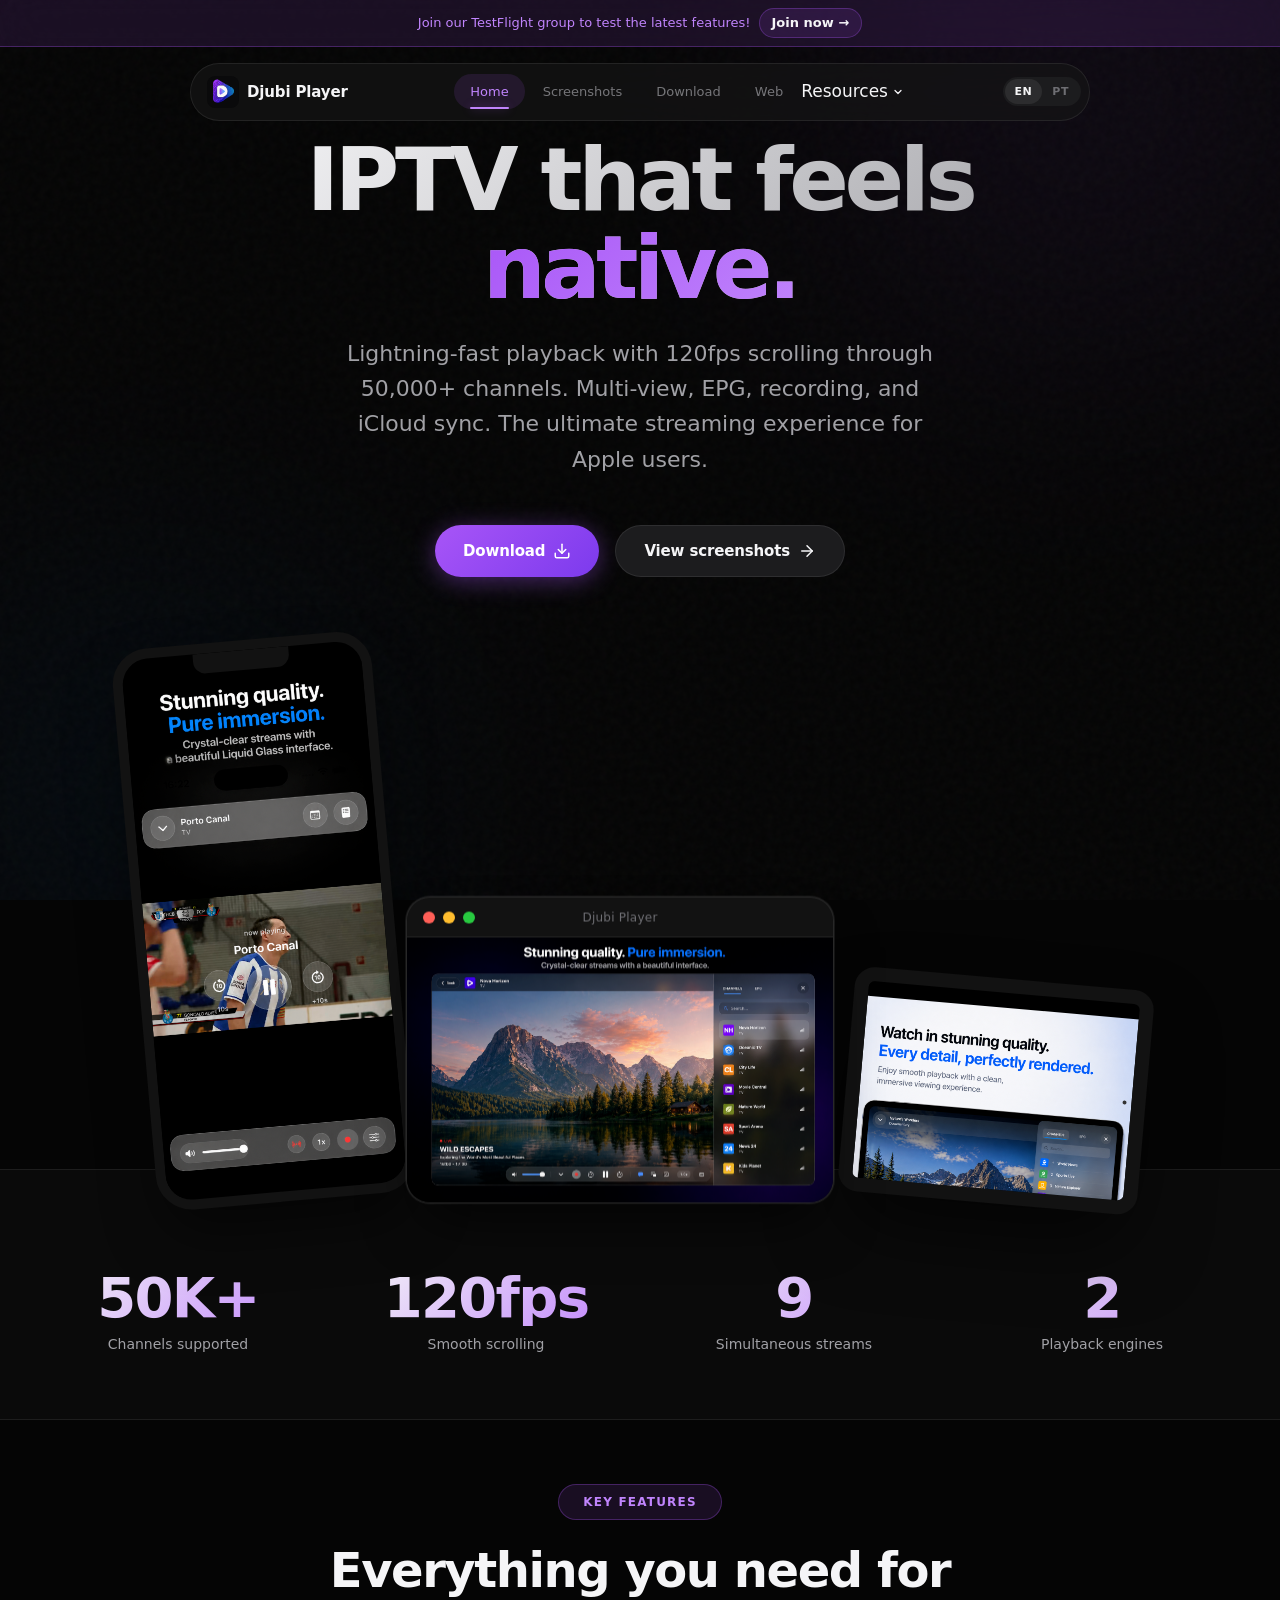
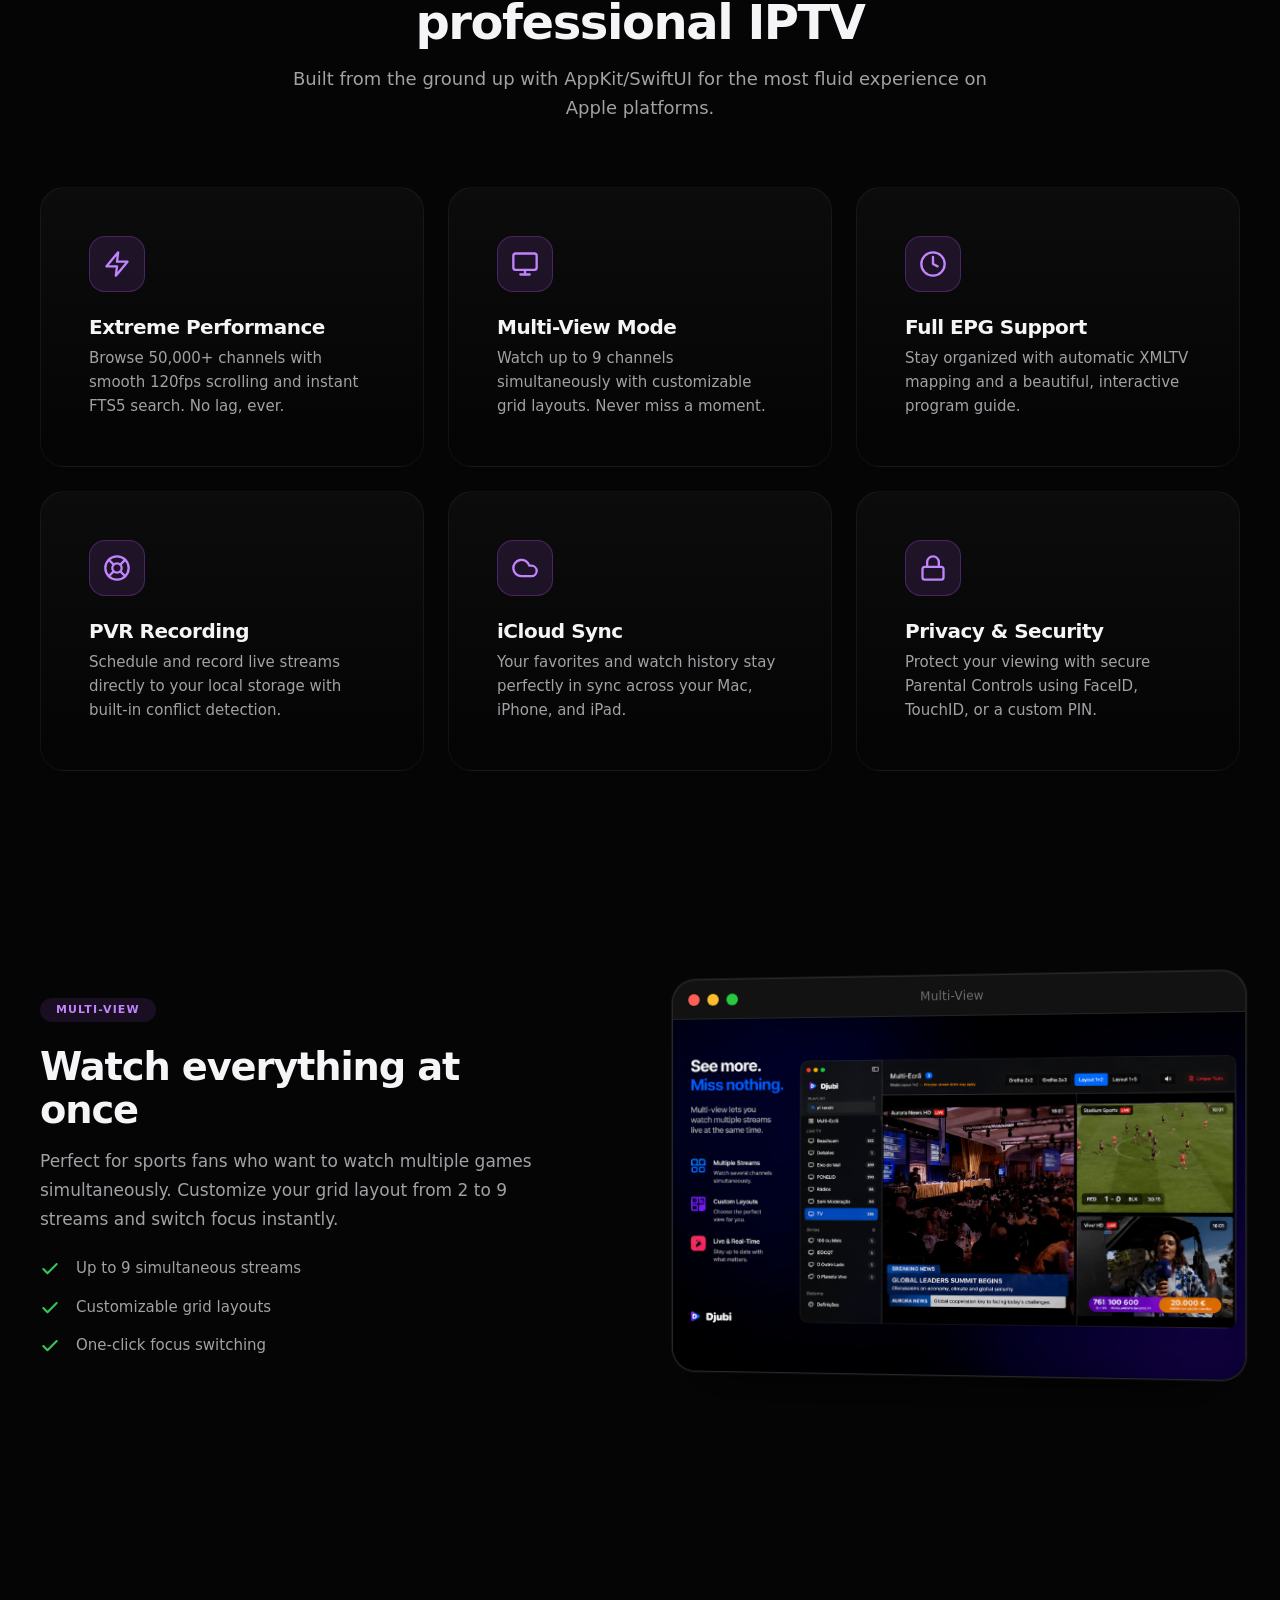
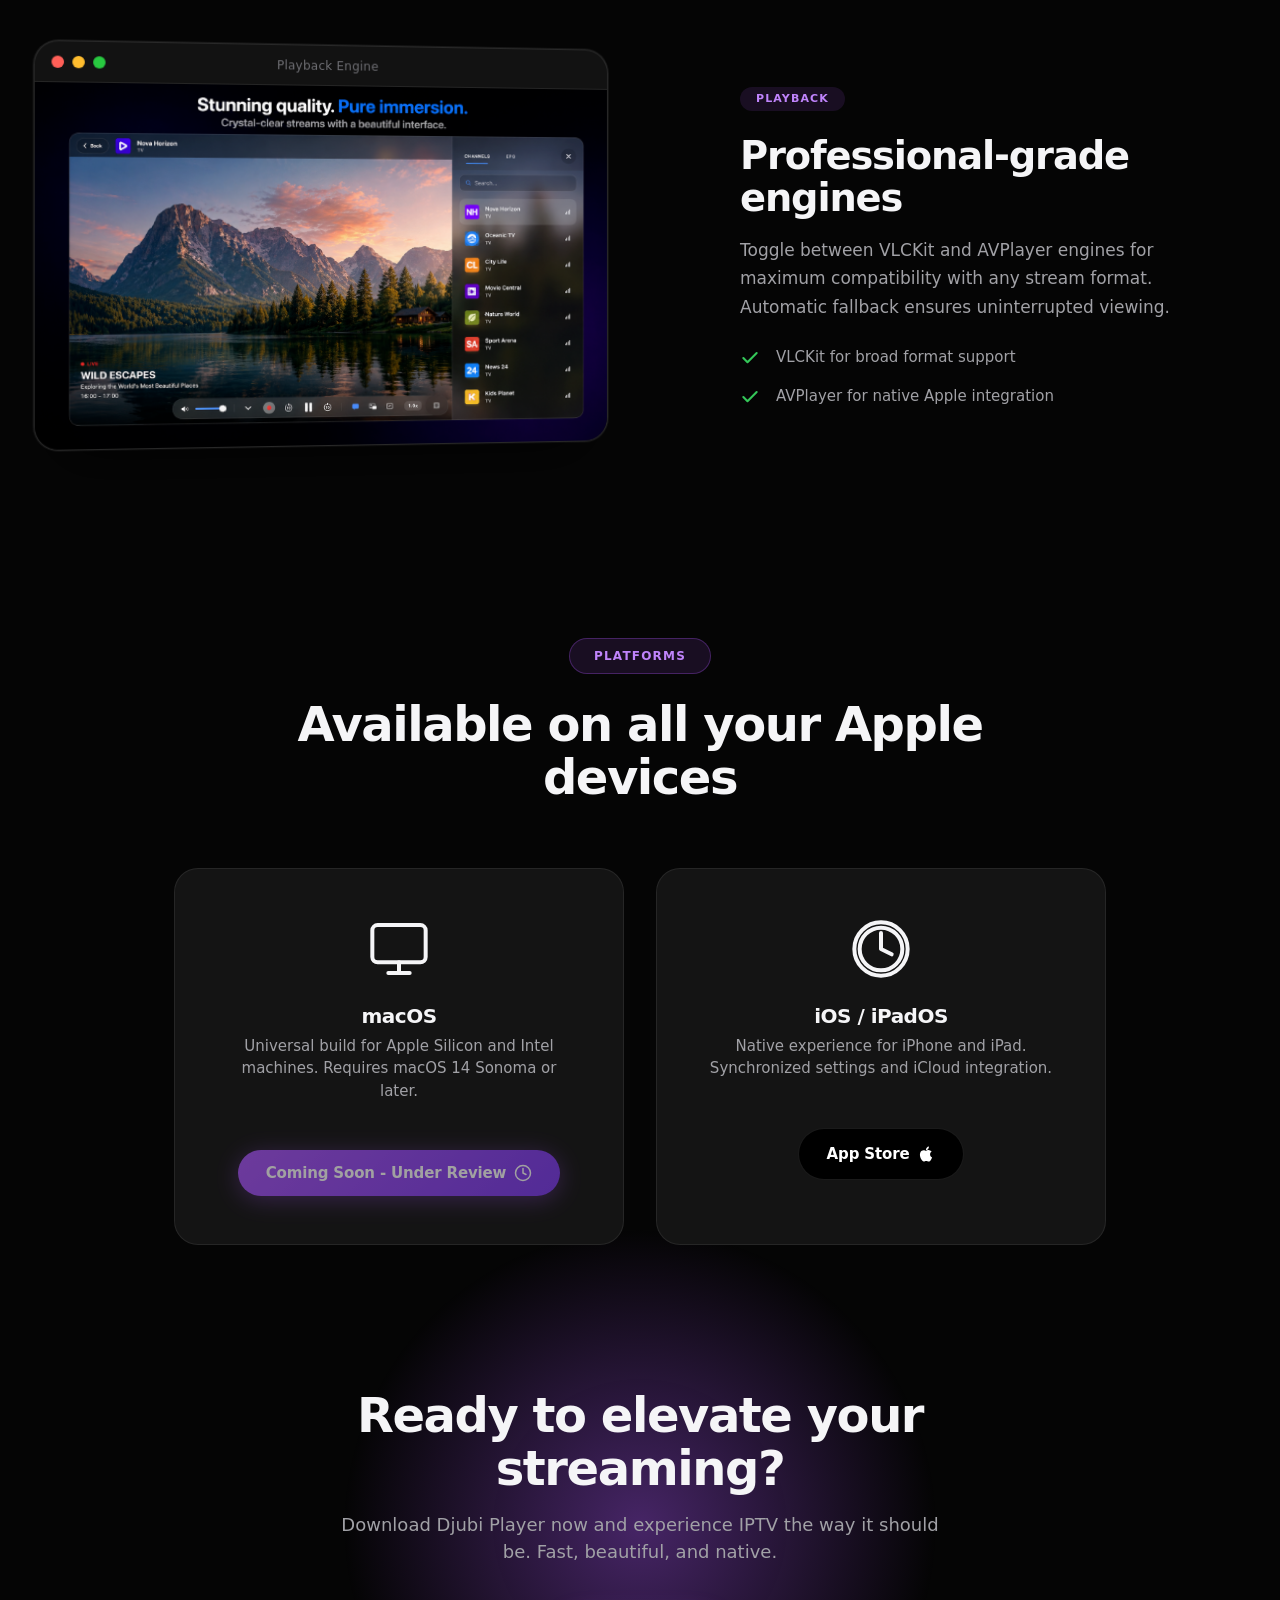
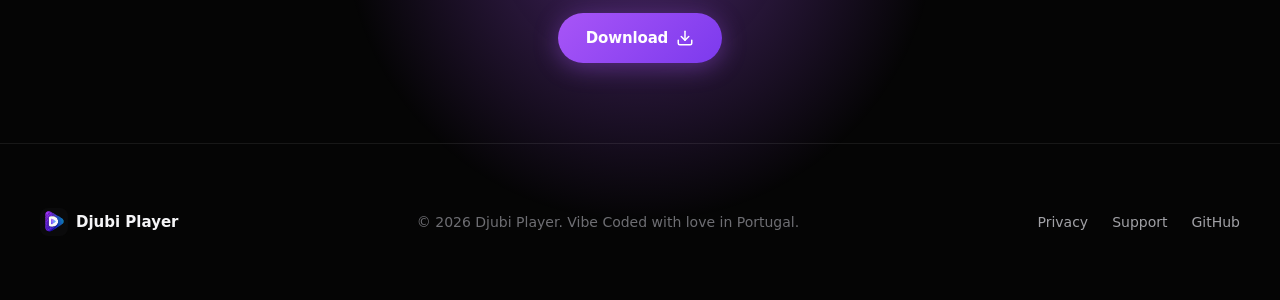
<file: index.html>
<!doctype html>
<html lang="en-US">
  <head>
    <meta charset="UTF-8" />
    <meta name="viewport" content="width=device-width, initial-scale=1.0" />
    <title>Djubi Player - Lightning-Fast IPTV for Apple</title>
    <meta name="description" content="Experience IPTV like never before. Djubi Player is the lightning-fast, native solution for your Mac, iPhone, and iPad. Handle 50,000+ channels with ease." />
    <meta name="theme-color" content="#000000" />
    <meta property="og:title" content="Djubi Player - Native IPTV for Apple" />
    <meta property="og:description" content="Lightning-fast, native IPTV player for macOS, iPhone, and iPad." />
    <meta property="og:type" content="website" />
    <link rel="icon" href="public/logo.svg" type="image/svg+xml" />
    <link rel="stylesheet" href="assets/css/styles.css" />
  </head>
  <body>
    <!-- Gradient Background -->
    <div class="gradient-bg" aria-hidden="true">
      <div class="gradient-orb gradient-orb-1"></div>
      <div class="gradient-orb gradient-orb-2"></div>
    </div>

    <!-- Navigation -->
    <header class="floating-header">
      <div class="top-alert">
        <div class="container">
          <p data-lang="en_US">Join our TestFlight group to test the latest features! <a href="https://testflight.apple.com/join/UTPxwhjm" target="_blank">Join now &rarr;</a></p>
          <p data-lang="pt_PT">Junte-se ao nosso grupo TestFlight para testar as últimas funcionalidades! <a href="https://testflight.apple.com/join/UTPxwhjm" target="_blank">Aderir agora &rarr;</a></p>
        </div>
      </div>
      <div class="nav-island">
        <div class="nav-core">
          <a class="brand" href="index.html">
            <img src="public/logo.svg" alt="Djubi" class="brand-logo" />
            <h1 data-i18n="brandName"></h1>
          </a>

          <nav class="nav-links">
            <a class="active" href="index.html" data-i18n="navHome"></a>
            <a href="screenshots.html" data-i18n="navScreenshots"></a>
            <a href="downloads.html" data-i18n="navDownloads"></a>
            <a href="web.html" data-i18n="navWeb"></a>
            <div class="nav-item-dropdown">
              <div class="dropdown-trigger">
                <span data-i18n="navResources"></span>
                <svg viewBox="0 0 24 24" fill="none" stroke="currentColor" stroke-width="2.5" stroke-linecap="round" stroke-linejoin="round"><polyline points="6 9 12 15 18 9"></polyline></svg>
              </div>
              <div class="dropdown-menu">
                <a href="support.html" data-i18n="navSupport"></a>
                <a href="faq.html" data-i18n="navFaq"></a>
                <a href="privacy.html" data-i18n="navPrivacy"></a>
                <a href="terms.html" data-i18n="navTerms"></a>
                <a href="about.html" data-i18n="navAbout"></a>
              </div>
            </div>
          </nav>

          <div class="header-actions">
            <div class="lang-switch" aria-label="Language selector">
              <button data-locale="en_US">EN</button>
              <button data-locale="pt_PT">PT</button>
            </div>
            <button id="menuToggle" class="menu-toggle" aria-label="Open menu" aria-expanded="false">
              <span></span><span></span>
            </button>
          </div>
        </div>
      </div>
    </header>

    <!-- Mobile Menu -->
    <div id="mobileOverlay" class="mobile-overlay">
      <div class="mobile-menu">
        <nav class="mobile-menu-links">
          <a class="active" href="index.html" data-i18n="navHome"></a>
          <a href="screenshots.html" data-i18n="navScreenshots"></a>
          <a href="downloads.html" data-i18n="navDownloads"></a>
          <a href="web.html" data-i18n="navWeb"></a>
          <a href="faq.html" data-i18n="navFaq"></a>
          <a href="privacy.html" data-i18n="navPrivacy"></a>
          <a href="terms.html" data-i18n="navTerms"></a>
          <a href="about.html" data-i18n="navAbout"></a>
          <a href="support.html" data-i18n="navSupport"></a>
        </nav>
      </div>
    </div>

    <main>
      <!-- Hero Section -->
      <section class="hero">
        <div class="hero-content" data-reveal>
          <h2>
            <span data-lang="en_US">IPTV that feels <span class="hero-highlight">native.</span></span>
            <span data-lang="pt_PT">IPTV com experiência <span class="hero-highlight">nativa.</span></span>
          </h2>
          
          <p data-lang="en_US">
            Lightning-fast playback with 120fps scrolling through 50,000+ channels. Multi-view, EPG, recording, and iCloud sync. The ultimate streaming experience for Apple users.
          </p>
          <p data-lang="pt_PT">
            Reprodução ultra-rápida com scroll a 120fps em 50.000+ canais. Multi-view, EPG, gravação e sincronização iCloud. A experiência de streaming definitiva para utilizadores Apple.
          </p>

          <div class="hero-actions">
            <a class="btn accent" href="downloads.html">
              <span data-i18n="ctaDownload"></span>
              <span class="btn-icon">
                <svg viewBox="0 0 24 24" fill="none" stroke="currentColor" stroke-width="2" stroke-linecap="round" stroke-linejoin="round">
                  <path d="M21 15v4a2 2 0 0 1-2 2H5a2 2 0 0 1-2-2v-4"/>
                  <polyline points="7 10 12 15 17 10"/>
                  <line x1="12" y1="15" x2="12" y2="3"/>
                </svg>
              </span>
            </a>
            <a class="btn secondary" href="screenshots.html">
              <span data-i18n="ctaScreens"></span>
              <span class="btn-icon">
                <svg viewBox="0 0 24 24" fill="none" stroke="currentColor" stroke-width="2" stroke-linecap="round" stroke-linejoin="round">
                  <line x1="5" y1="12" x2="19" y2="12"/>
                  <polyline points="12 5 19 12 12 19"/>
                </svg>
              </span>
            </a>
          </div>
        </div>

        <!-- Integrated App Showcase -->
        <div class="hero-showcase" data-reveal data-reveal-delay="200">
          <div style="display: flex; align-items: flex-end; gap: var(--space-xl); justify-content: center;">
            <!-- Phone -->
            <div class="integrated-window-phone" style="transform: rotate(-5deg) translateX(20px); z-index: 5;">
              <div class="window-content">
                <img src="assets/screenshots/iphone/player-en.png" data-src-en="assets/screenshots/iphone/player-en.png" data-src-pt="assets/screenshots/iphone/player-pt.png" alt="Djubi Player iPhone" />
              </div>
            </div>
            
            <!-- Mac -->
            <div class="integrated-app-window" style="flex: 1; max-width: 800px; z-index: 10;">
              <div class="window-chrome">
                <div class="window-dots">
                  <span class="dot red"></span>
                  <span class="dot yellow"></span>
                  <span class="dot green"></span>
                </div>
                <div class="window-title">Djubi Player</div>
              </div>
              <div class="window-content">
                <img src="assets/screenshots/mac/player-en.png" data-src-en="assets/screenshots/mac/player-en.png" data-src-pt="assets/screenshots/mac/player-pt.png" alt="Djubi Player Mac" />
              </div>
            </div>

            <!-- Tablet/iPad -->
            <div class="integrated-window-tablet" style="width: 300px; transform: rotate(5deg) translateX(-20px); z-index: 5;">
              <div class="window-content">
                <img src="assets/screenshots/ipad/player-en.png" data-src-en="assets/screenshots/ipad/player-en.png" data-src-pt="assets/screenshots/ipad/player-pt.png" alt="Djubi Player iPad" />
              </div>
            </div>
          </div>
        </div>
      </section>

      <!-- Stats Bar -->
      <section class="stats-bar">
        <div class="container">
          <div class="stats-grid" data-reveal>
            <div class="stat-item">
              <div class="stat-value">50K+</div>
              <div class="stat-label" data-lang="en_US">Channels supported</div>
              <div class="stat-label" data-lang="pt_PT">Canais suportados</div>
            </div>
            <div class="stat-item">
              <div class="stat-value">120fps</div>
              <div class="stat-label" data-lang="en_US">Smooth scrolling</div>
              <div class="stat-label" data-lang="pt_PT">Scroll fluído</div>
            </div>
            <div class="stat-item">
              <div class="stat-value">9</div>
              <div class="stat-label" data-lang="en_US">Simultaneous streams</div>
              <div class="stat-label" data-lang="pt_PT">Streams simultâneos</div>
            </div>
            <div class="stat-item">
              <div class="stat-value">2</div>
              <div class="stat-label" data-lang="en_US">Playback engines</div>
              <div class="stat-label" data-lang="pt_PT">Motores de reprodução</div>
            </div>
          </div>
        </div>
      </section>

      <!-- Features Section -->
      <section class="section">
        <div class="container">
          <div class="section-header" data-reveal>
            <span class="eyebrow" data-lang="en_US">Key Features</span>
            <span class="eyebrow" data-lang="pt_PT">Funcionalidades</span>
            <h2 data-lang="en_US">Everything you need for professional IPTV</h2>
            <h2 data-lang="pt_PT">Tudo o que precisa para IPTV profissional</h2>
            <p data-lang="en_US">
              Built from the ground up with AppKit/SwiftUI for the most fluid experience on Apple platforms.
            </p>
            <p data-lang="pt_PT">
              Construído de raiz com AppKit/SwiftUI para a experiência mais fluída em plataformas Apple.
            </p>
          </div>

          <div class="features-grid">
            <!-- Feature 1 -->
            <article class="feature-card" data-reveal>
              <div class="feature-icon">
                <svg viewBox="0 0 24 24" fill="none" stroke="currentColor" stroke-width="2" stroke-linecap="round" stroke-linejoin="round">
                  <polygon points="13 2 3 14 12 14 11 22 21 10 12 10 13 2"/>
                </svg>
              </div>
              <h3 data-lang="en_US">Extreme Performance</h3>
              <h3 data-lang="pt_PT">Performance Extrema</h3>
              <p data-lang="en_US">Browse 50,000+ channels with smooth 120fps scrolling and instant FTS5 search. No lag, ever.</p>
              <p data-lang="pt_PT">Navegue em 50.000+ canais com scroll a 120fps e pesquisa FTS5 instantânea. Sem lag, sempre.</p>
            </article>

            <!-- Feature 2 -->
            <article class="feature-card" data-reveal data-reveal-delay="100">
              <div class="feature-icon">
                <svg viewBox="0 0 24 24" fill="none" stroke="currentColor" stroke-width="2" stroke-linecap="round" stroke-linejoin="round">
                  <rect x="2" y="3" width="20" height="14" rx="2" ry="2"/>
                  <line x1="8" y1="21" x2="16" y2="21"/>
                  <line x1="12" y1="17" x2="12" y2="21"/>
                </svg>
              </div>
              <h3 data-lang="en_US">Multi-View Mode</h3>
              <h3 data-lang="pt_PT">Modo Multi-View</h3>
              <p data-lang="en_US">Watch up to 9 channels simultaneously with customizable grid layouts. Never miss a moment.</p>
              <p data-lang="pt_PT">Assista até 9 canais simultaneamente com layouts personalizáveis. Não perca nenhum momento.</p>
            </article>

            <!-- Feature 3 -->
            <article class="feature-card" data-reveal data-reveal-delay="200">
              <div class="feature-icon">
                <svg viewBox="0 0 24 24" fill="none" stroke="currentColor" stroke-width="2" stroke-linecap="round" stroke-linejoin="round">
                  <circle cx="12" cy="12" r="10"/>
                  <polyline points="12 6 12 12 16 14"/>
                </svg>
              </div>
              <h3 data-lang="en_US">Full EPG Support</h3>
              <h3 data-lang="pt_PT">EPG Completo</h3>
              <p data-lang="en_US">Stay organized with automatic XMLTV mapping and a beautiful, interactive program guide.</p>
              <p data-lang="pt_PT">Mantenha-se organizado com mapeamento XMLTV automático e um guia de programas interativo.</p>
            </article>

            <!-- Feature 4 -->
            <article class="feature-card" data-reveal>
              <div class="feature-icon">
                <svg viewBox="0 0 24 24" fill="none" stroke="currentColor" stroke-width="2" stroke-linecap="round" stroke-linejoin="round">
                  <circle cx="12" cy="12" r="10"/>
                  <circle cx="12" cy="12" r="4"/>
                  <line x1="4.93" y1="4.93" x2="9.17" y2="9.17"/>
                  <line x1="14.83" y1="14.83" x2="19.07" y2="19.07"/>
                  <line x1="14.83" y1="9.17" x2="19.07" y2="4.93"/>
                  <line x1="4.93" y1="19.07" x2="9.17" y2="14.83"/>
                </svg>
              </div>
              <h3 data-lang="en_US">PVR Recording</h3>
              <h3 data-lang="pt_PT">Gravação PVR</h3>
              <p data-lang="en_US">Schedule and record live streams directly to your local storage with built-in conflict detection.</p>
              <p data-lang="pt_PT">Agende e grave streams diretamente para armazenamento local com deteção de conflitos.</p>
            </article>

            <!-- Feature 5 -->
            <article class="feature-card" data-reveal data-reveal-delay="100">
              <div class="feature-icon">
                <svg viewBox="0 0 24 24" fill="none" stroke="currentColor" stroke-width="2" stroke-linecap="round" stroke-linejoin="round">
                  <path d="M17.5 19H9a7 7 0 1 1 6.71-9h1.79a4.5 4.5 0 1 1 0 9Z"/>
                </svg>
              </div>
              <h3 data-lang="en_US">iCloud Sync</h3>
              <h3 data-lang="pt_PT">Sincronização iCloud</h3>
              <p data-lang="en_US">Your favorites and watch history stay perfectly in sync across your Mac, iPhone, and iPad.</p>
              <p data-lang="pt_PT">Os seus favoritos e histórico sincronizados perfeitamente entre Mac, iPhone e iPad.</p>
            </article>

            <!-- Feature 6 -->
            <article class="feature-card" data-reveal data-reveal-delay="200">
              <div class="feature-icon">
                <svg viewBox="0 0 24 24" fill="none" stroke="currentColor" stroke-width="2" stroke-linecap="round" stroke-linejoin="round">
                  <rect x="3" y="11" width="18" height="11" rx="2" ry="2"/>
                  <path d="M7 11V7a5 5 0 0 1 10 0v4"/>
                </svg>
              </div>
              <h3 data-lang="en_US">Privacy & Security</h3>
              <h3 data-lang="pt_PT">Privacidade e Segurança</h3>
              <p data-lang="en_US">Protect your viewing with secure Parental Controls using FaceID, TouchID, or a custom PIN.</p>
              <p data-lang="pt_PT">Proteja a sua visualização com Controlos Parentais seguros via FaceID, TouchID ou PIN.</p>
            </article>
          </div>
        </div>
      </section>

      <!-- Multi-View Feature -->
      <section class="section">
        <div class="container">
          <div class="feature-large" data-reveal>
            <div class="feature-large-content">
              <span class="eyebrow" data-lang="en_US">Multi-View</span>
              <span class="eyebrow" data-lang="pt_PT">Multi-View</span>
              <h3 data-lang="en_US">Watch everything at once</h3>
              <h3 data-lang="pt_PT">Assista a tudo de uma vez</h3>
              <p data-lang="en_US">
                Perfect for sports fans who want to watch multiple games simultaneously. Customize your grid layout from 2 to 9 streams and switch focus instantly.
              </p>
              <p data-lang="pt_PT">
                Perfeito para fãs de desporto que querem assistir a múltiplos jogos simultaneamente. Personalize o layout de 2 a 9 streams e mude o foco instantaneamente.
              </p>
              <div class="feature-list">
                <div class="feature-list-item">
                  <svg viewBox="0 0 24 24" fill="none" stroke="currentColor" stroke-width="2.5" stroke-linecap="round" stroke-linejoin="round">
                    <polyline points="20 6 9 17 4 12"/>
                  </svg>
                  <span data-lang="en_US">Up to 9 simultaneous streams</span>
                  <span data-lang="pt_PT">Até 9 streams simultâneos</span>
                </div>
                <div class="feature-list-item">
                  <svg viewBox="0 0 24 24" fill="none" stroke="currentColor" stroke-width="2.5" stroke-linecap="round" stroke-linejoin="round">
                    <polyline points="20 6 9 17 4 12"/>
                  </svg>
                  <span data-lang="en_US">Customizable grid layouts</span>
                  <span data-lang="pt_PT">Layouts de grid personalizáveis</span>
                </div>
                <div class="feature-list-item">
                  <svg viewBox="0 0 24 24" fill="none" stroke="currentColor" stroke-width="2.5" stroke-linecap="round" stroke-linejoin="round">
                    <polyline points="20 6 9 17 4 12"/>
                  </svg>
                  <span data-lang="en_US">One-click focus switching</span>
                  <span data-lang="pt_PT">Troca de foco com um clique</span>
                </div>
              </div>
            </div>
            <div class="feature-large-visual">
              <div class="integrated-app-window" style="transform: perspective(1000px) rotateY(-5deg);">
                <div class="window-chrome">
                  <div class="window-dots">
                    <span class="dot red"></span>
                    <span class="dot yellow"></span>
                    <span class="dot green"></span>
                  </div>
                  <div class="window-title">Multi-View</div>
                </div>
                <div class="window-content">
                  <img src="assets/screenshots/mac/multiview-en.png" data-src-en="assets/screenshots/mac/multiview-en.png" data-src-pt="assets/screenshots/mac/multiview-pt.png" alt="Multi-View in action" />
                </div>
              </div>
            </div>
          </div>
        </div>
      </section>

      <!-- Playback Engines -->
      <section class="section">
        <div class="container">
          <div class="feature-large reverse" data-reveal>
            <div class="feature-large-content">
              <span class="eyebrow" data-lang="en_US">Playback</span>
              <span class="eyebrow" data-lang="pt_PT">Reprodução</span>
              <h3 data-lang="en_US">Professional-grade engines</h3>
              <h3 data-lang="pt_PT">Motores de nível profissional</h3>
              <p data-lang="en_US">
                Toggle between VLCKit and AVPlayer engines for maximum compatibility with any stream format. Automatic fallback ensures uninterrupted viewing.
              </p>
              <p data-lang="pt_PT">
                Alterne entre motores VLCKit e AVPlayer para máxima compatibilidade com qualquer formato de stream. Fallback automático garante visualização ininterrupta.
              </p>
              <div class="feature-list">
                <div class="feature-list-item">
                  <svg viewBox="0 0 24 24" fill="none" stroke="currentColor" stroke-width="2.5" stroke-linecap="round" stroke-linejoin="round">
                    <polyline points="20 6 9 17 4 12"/>
                  </svg>
                  <span data-lang="en_US">VLCKit for broad format support</span>
                  <span data-lang="pt_PT">VLCKit para amplo suporte de formatos</span>
                </div>
                <div class="feature-list-item">
                  <svg viewBox="0 0 24 24" fill="none" stroke="currentColor" stroke-width="2.5" stroke-linecap="round" stroke-linejoin="round">
                    <polyline points="20 6 9 17 4 12"/>
                  </svg>
                  <span data-lang="en_US">AVPlayer for native Apple integration</span>
                  <span data-lang="pt_PT">AVPlayer para integração nativa Apple</span>
                </div>
              </div>
            </div>
            <div class="feature-large-visual">
              <div class="integrated-app-window" style="transform: perspective(1000px) rotateY(5deg);">
                <div class="window-chrome">
                  <div class="window-dots">
                    <span class="dot red"></span>
                    <span class="dot yellow"></span>
                    <span class="dot green"></span>
                  </div>
                  <div class="window-title">Playback Engine</div>
                </div>
                <div class="window-content">
                  <img src="assets/screenshots/mac/player-en.png" data-src-en="assets/screenshots/mac/player-en.png" data-src-pt="assets/screenshots/mac/player-pt.png" alt="Playback interface" />
                </div>
              </div>
            </div>
          </div>
        </div>
      </section>

      <!-- Platforms Section -->
      <section class="section">
        <div class="container">
          <div class="section-header" data-reveal>
            <span class="eyebrow" data-lang="en_US">Platforms</span>
            <span class="eyebrow" data-lang="pt_PT">Plataformas</span>
            <h2 data-lang="en_US">Available on all your Apple devices</h2>
            <h2 data-lang="pt_PT">Disponível em todos os seus dispositivos Apple</h2>
          </div>

          <div class="platform-grid">
            <!-- macOS -->
            <article class="platform-card" data-reveal>
              <div class="platform-icon">
                <svg viewBox="0 0 24 24" fill="none" stroke="currentColor" stroke-width="1.5" stroke-linecap="round" stroke-linejoin="round">
                  <rect x="2" y="3" width="20" height="14" rx="2"/>
                  <path d="M8 21h8"/>
                  <path d="M12 17v4"/>
                </svg>
              </div>
              <h3>macOS</h3>
              <p data-lang="en_US">Universal build for Apple Silicon and Intel machines. Requires macOS 14 Sonoma or later.</p>
              <p data-lang="pt_PT">Build universal para Apple Silicon e Intel. Requer macOS 14 Sonoma ou posterior.</p>
              <button class="btn accent" style="margin-top: var(--space-lg); opacity: 0.6; cursor: not-allowed;" disabled>
                <span data-lang="en_US">Coming Soon - Under Review</span>
                <span data-lang="pt_PT">Em Breve - Sob Revisão</span>
                <span class="btn-icon">
                  <svg viewBox="0 0 24 24" fill="none" stroke="currentColor" stroke-width="2" stroke-linecap="round" stroke-linejoin="round">
                    <circle cx="12" cy="12" r="10"/>
                    <polyline points="12 6 12 12 16 14"/>
                  </svg>
                </span>
              </button>
            </article>

            <!-- iOS / iPadOS -->
            <article class="platform-card" data-reveal data-reveal-delay="100">
              <div class="platform-icon">
                <svg viewBox="0 0 24 24" fill="none" stroke="currentColor" stroke-width="1.5" stroke-linecap="round" stroke-linejoin="round">
                  <path d="M12 2a10 10 0 0 1 10 10c0 5.523-4.477 10-10 10S2 17.523 2 12 6.477 2 12 2zm0 2a8 8 0 1 0 0 16 8 8 0 0 0 0-16z"/>
                  <path d="M12 6v6l4 2"/>
                </svg>
              </div>
              <h3>iOS / iPadOS</h3>
              <p data-lang="en_US">Native experience for iPhone and iPad. Synchronized settings and iCloud integration.</p>
              <p data-lang="pt_PT">Experiência nativa para iPhone e iPad. Definições sincronizadas e integração iCloud.</p>
              <a class="btn" href="https://apps.apple.com/app/djubi-player-iptv-m3u/id6763816344" target="_blank" rel="noopener" style="margin-top: var(--space-lg); background: #000; color: #fff; border: 1px solid rgba(255,255,255,0.1);">
                <span data-lang="en_US">App Store</span>
                <span data-lang="pt_PT">App Store</span>
                <span class="btn-icon">
                  <svg viewBox="0 0 24 24" fill="currentColor">
                    <path d="M18.71 19.5c-.83 1.24-1.71 2.45-3.1 2.48-1.34.03-1.77-.79-3.29-.79-1.53 0-2 .76-3.27.82-1.31.05-2.3-1.32-3.14-2.53C4.25 17 2.94 12.45 4.7 9.39c.87-1.52 2.43-2.48 4.12-2.51 1.28-.02 2.5.87 3.29.87.78 0 2.26-1.07 3.81-.91.65.03 2.47.26 3.64 1.98-.09.06-2.17 1.28-2.15 3.81.03 3.02 2.65 4.03 2.68 4.04-.03.07-.42 1.44-1.38 2.83M13 3.5c.73-.83 1.94-1.46 2.94-1.5.13 1.17-.36 2.35-1.04 3.19-.69.85-1.83 1.51-2.95 1.42-.15-1.15.41-2.35 1.05-3.11z"/>
                  </svg>
                </span>
              </a>
            </article>
          </div>
        </div>
      </section>

      <!-- CTA Section -->
      <section class="cta-section">
        <div class="container">
          <div class="cta-content" data-reveal>
            <h2 data-lang="en_US">Ready to elevate your streaming?</h2>
            <h2 data-lang="pt_PT">Pronto para elevar o seu streaming?</h2>
            <p data-lang="en_US">
              Download Djubi Player now and experience IPTV the way it should be. Fast, beautiful, and native.
            </p>
            <p data-lang="pt_PT">
              Transfira o Djubi Player agora e experimente IPTV como deve ser. Rápido, bonito e nativo.
            </p>
            <div class="hero-actions">
              <a class="btn accent" href="downloads.html">
                <span data-i18n="ctaDownload"></span>
                <span class="btn-icon">
                  <svg viewBox="0 0 24 24" fill="none" stroke="currentColor" stroke-width="2" stroke-linecap="round" stroke-linejoin="round">
                    <path d="M21 15v4a2 2 0 0 1-2 2H5a2 2 0 0 1-2-2v-4"/>
                    <polyline points="7 10 12 15 17 10"/>
                    <line x1="12" y1="15" x2="12" y2="3"/>
                  </svg>
                </span>
              </a>
            </div>
          </div>
        </div>
      </section>
    </main>

    <!-- Footer -->
    <footer class="site-footer">
      <div class="container">
        <div class="footer-content">
          <div class="footer-brand">
            <img src="public/logo.svg" alt="Djubi" />
            <span data-i18n="brandName"></span>
          </div>
          <p class="footer-text" data-i18n="footerText"></p>
          <div class="footer-links">
            <a href="privacy.html" data-i18n="navPrivacy"></a>
            <a href="support.html" data-i18n="navSupport"></a>
            <a href="https://github.com/costa0910/djubi-player" target="_blank" rel="noopener">GitHub</a>
          </div>
        </div>
      </div>
    </footer>

    <script src="assets/js/main.js"></script>
  </body>
</html>
</file>
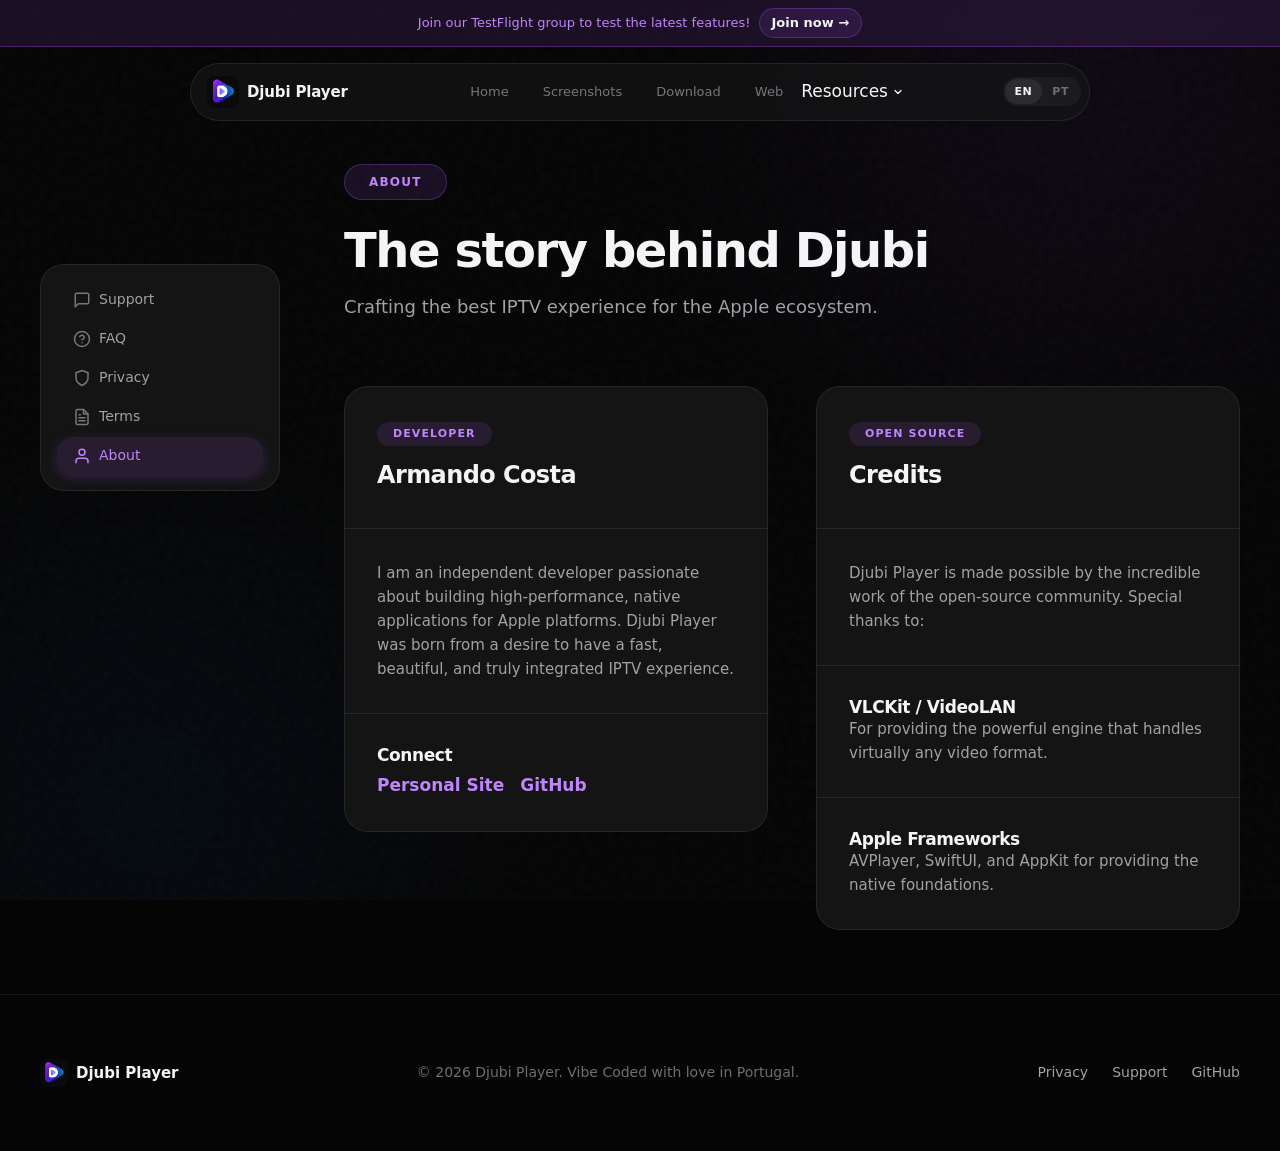
<file: about.html>
<!doctype html>
<html lang="en-US">
  <head>
    <meta charset="UTF-8" />
    <meta name="viewport" content="width=device-width, initial-scale=1.0" />
    <title>About - Djubi Player</title>
    <meta name="description" content="Learn more about the developer behind Djubi Player and the open-source tools that make it possible." />
    <meta name="theme-color" content="#000000" />
    <link rel="icon" href="public/logo.svg" type="image/svg+xml" />
    <link rel="stylesheet" href="assets/css/styles.css" />
  </head>
  <body>
    <!-- Gradient Background -->
    <div class="gradient-bg" aria-hidden="true">
      <div class="gradient-orb gradient-orb-1"></div>
      <div class="gradient-orb gradient-orb-2"></div>
    </div>

    <!-- Navigation -->
    <header class="floating-header">
      <div class="top-alert">
        <div class="container">
          <p data-lang="en_US">Join our TestFlight group to test the latest features! <a href="https://testflight.apple.com/join/UTPxwhjm" target="_blank">Join now &rarr;</a></p>
          <p data-lang="pt_PT">Junte-se ao nosso grupo TestFlight para testar as últimas funcionalidades! <a href="https://testflight.apple.com/join/UTPxwhjm" target="_blank">Aderir agora &rarr;</a></p>
        </div>
      </div>
      <div class="nav-island">
        <div class="nav-core">
          <a class="brand" href="index.html">
            <img src="public/logo.svg" alt="Djubi" class="brand-logo" />
            <h1 data-i18n="brandName"></h1>
          </a>
          <nav class="nav-links">
            <a href="index.html" data-i18n="navHome"></a>
            <a href="screenshots.html" data-i18n="navScreenshots"></a>
            <a href="downloads.html" data-i18n="navDownloads"></a>
            <a href="web.html" data-i18n="navWeb"></a>
            <div class="nav-item-dropdown">
              <div class="dropdown-trigger">
                <span data-i18n="navResources"></span>
                <svg viewBox="0 0 24 24" fill="none" stroke="currentColor" stroke-width="2.5" stroke-linecap="round" stroke-linejoin="round"><polyline points="6 9 12 15 18 9"></polyline></svg>
              </div>
              <div class="dropdown-menu">
                <a href="support.html" data-i18n="navSupport"></a>
                <a href="faq.html" data-i18n="navFaq"></a>
                <a href="privacy.html" data-i18n="navPrivacy"></a>
                <a href="terms.html" data-i18n="navTerms"></a>
                <a class="active" href="about.html" data-i18n="navAbout"></a>
              </div>
            </div>
          </nav>
          <div class="header-actions">
            <div class="lang-switch"><button data-locale="en_US">EN</button><button data-locale="pt_PT">PT</button></div>
            <button id="menuToggle" class="menu-toggle" aria-label="Open menu" aria-expanded="false"><span></span><span></span></button>
          </div>
        </div>
      </div>
    </header>

    <!-- Mobile Menu -->
    <div id="mobileOverlay" class="mobile-overlay">
      <div class="mobile-menu">
        <nav class="mobile-menu-links">
          <a href="index.html" data-i18n="navHome"></a>
          <a href="screenshots.html" data-i18n="navScreenshots"></a>
          <a href="downloads.html" data-i18n="navDownloads"></a>
          <a href="web.html" data-i18n="navWeb"></a>
          <a href="faq.html" data-i18n="navFaq"></a>
          <a href="privacy.html" data-i18n="navPrivacy"></a>
          <a href="terms.html" data-i18n="navTerms"></a>
          <a class="active" href="about.html" data-i18n="navAbout"></a>
          <a href="support.html" data-i18n="navSupport"></a>
        </nav>
      </div>
    </div>

    <div class="top-spacer"></div>

    <main>
      <section class="section">
        <div class="container">
          <div class="support-container">
            <aside class="support-sidebar" data-reveal>
              <a href="support.html" class="sidebar-link">
                <svg viewBox="0 0 24 24" fill="none" stroke="currentColor" stroke-width="2" stroke-linecap="round" stroke-linejoin="round"><path d="M21 15a2 2 0 0 1-2 2H7l-4 4V5a2 2 0 0 1 2-2h14a2 2 0 0 1 2 2z"></path></svg>
                <span data-i18n="navSupport"></span>
              </a>
              <a href="faq.html" class="sidebar-link">
                <svg viewBox="0 0 24 24" fill="none" stroke="currentColor" stroke-width="2" stroke-linecap="round" stroke-linejoin="round"><circle cx="12" cy="12" r="10"></circle><path d="M9.09 9a3 3 0 0 1 5.83 1c0 2-3 3-3 3"></path><line x1="12" y1="17" x2="12.01" y2="17"></line></svg>
                <span data-i18n="navFaq"></span>
              </a>
              <a href="privacy.html" class="sidebar-link">
                <svg viewBox="0 0 24 24" fill="none" stroke="currentColor" stroke-width="2" stroke-linecap="round" stroke-linejoin="round"><path d="M12 22s8-4 8-10V5l-8-3-8 3v7c0 6 8 10 8 10z"></path></svg>
                <span data-i18n="navPrivacy"></span>
              </a>
              <a href="terms.html" class="sidebar-link">
                <svg viewBox="0 0 24 24" fill="none" stroke="currentColor" stroke-width="2" stroke-linecap="round" stroke-linejoin="round"><path d="M14 2H6a2 2 0 0 0-2 2v16a2 2 0 0 0 2 2h12a2 2 0 0 0 2-2V8z"></path><polyline points="14 2 14 8 20 8"></polyline><line x1="16" y1="13" x2="8" y2="13"></line><line x1="16" y1="17" x2="8" y2="17"></line><polyline points="10 9 9 9 8 9"></polyline></svg>
                <span data-i18n="navTerms"></span>
              </a>
              <a href="about.html" class="sidebar-link active">
                <svg viewBox="0 0 24 24" fill="none" stroke="currentColor" stroke-width="2" stroke-linecap="round" stroke-linejoin="round"><path d="M20 21v-2a4 4 0 0 0-4-4H8a4 4 0 0 0-4 4v2"></path><circle cx="12" cy="7" r="4"></circle></svg>
                <span data-i18n="navAbout"></span>
              </a>
            </aside>

            <div class="support-content">
              <div class="section-header" data-reveal style="text-align: left; margin-inline: 0;">
                <span class="eyebrow" data-lang="en_US">About</span>
                <span class="eyebrow" data-lang="pt_PT">Sobre</span>
                <h2 data-lang="en_US">The story behind Djubi</h2>
                <h2 data-lang="pt_PT">A história por trás do Djubi</h2>
                <p data-lang="en_US">Crafting the best IPTV experience for the Apple ecosystem.</p>
                <p data-lang="pt_PT">Criando a melhor experiência IPTV para o ecossistema Apple.</p>
              </div>

              <div class="two-col">
                <!-- Developer Profile -->
                <div class="list-card" data-reveal>
                  <div class="list-card-header">
                    <span class="eyebrow" data-lang="en_US">Developer</span>
                    <span class="eyebrow" data-lang="pt_PT">Desenvolvedor</span>
                    <h2 data-lang="en_US">Armando Costa</h2>
                    <h2 data-lang="pt_PT">Armando Costa</h2>
                  </div>
                  <div class="list-card-body">
                    <div class="list-item">
                      <p data-lang="en_US">I am an independent developer passionate about building high-performance, native applications for Apple platforms. Djubi Player was born from a desire to have a fast, beautiful, and truly integrated IPTV experience.</p>
                      <p data-lang="pt_PT">Sou um desenvolvedor independente apaixonado por criar aplicações nativas de alta performance para plataformas Apple. O Djubi Player nasceu do desejo de ter uma experiência IPTV rápida, bonita e verdadeiramente integrada.</p>
                    </div>
                    <div class="list-item">
                      <h3 data-lang="en_US">Connect</h3>
                      <h3 data-lang="pt_PT">Conectar</h3>
                      <div style="display: flex; gap: var(--space-md); margin-top: var(--space-sm);">
                        <a href="https://costa0910.dev" target="_blank" rel="noopener" style="color: var(--accent-bright); font-weight: 600;">Personal Site</a>
                        <a href="https://github.com/costa0910" target="_blank" rel="noopener" style="color: var(--accent-bright); font-weight: 600;">GitHub</a>
                      </div>
                    </div>
                  </div>
                </div>

                <!-- Open Source Credits -->
                <div class="list-card" data-reveal data-reveal-delay="100">
                  <div class="list-card-header">
                    <span class="eyebrow" data-lang="en_US">Open Source</span>
                    <span class="eyebrow" data-lang="pt_PT">Open Source</span>
                    <h2 data-lang="en_US">Credits</h2>
                    <h2 data-lang="pt_PT">Créditos</h2>
                  </div>
                  <div class="list-card-body">
                    <div class="list-item">
                      <p data-lang="en_US">Djubi Player is made possible by the incredible work of the open-source community. Special thanks to:</p>
                      <p data-lang="pt_PT">O Djubi Player é possível graças ao trabalho incrível da comunidade open-source. Agradecimentos especiais a:</p>
                    </div>
                    <div class="list-item">
                      <h3>VLCKit / VideoLAN</h3>
                      <p data-lang="en_US">For providing the powerful engine that handles virtually any video format.</p>
                      <p data-lang="pt_PT">Por fornecer o motor poderoso que processa virtualmente qualquer formato de vídeo.</p>
                    </div>
                    <div class="list-item">
                      <h3>Apple Frameworks</h3>
                      <p data-lang="en_US">AVPlayer, SwiftUI, and AppKit for providing the native foundations.</p>
                      <p data-lang="pt_PT">AVPlayer, SwiftUI e AppKit por fornecerem as bases nativas.</p>
                    </div>
                  </div>
                </div>
              </div>
            </div>
          </div>
        </div>
      </section>
    </main>

    <!-- Footer -->
    <footer class="site-footer">
      <div class="container">
        <div class="footer-content">
          <div class="footer-brand">
            <img src="public/logo.svg" alt="Djubi" />
            <span data-i18n="brandName"></span>
          </div>
          <p class="footer-text" data-i18n="footerText"></p>
          <div class="footer-links">
            <a href="privacy.html" data-i18n="navPrivacy"></a>
            <a href="support.html" data-i18n="navSupport"></a>
            <a href="https://github.com/costa0910/djubi-player" target="_blank" rel="noopener">GitHub</a>
          </div>
        </div>
      </div>
    </footer>

    <script src="assets/js/main.js"></script>
  </body>
</html>
</file>
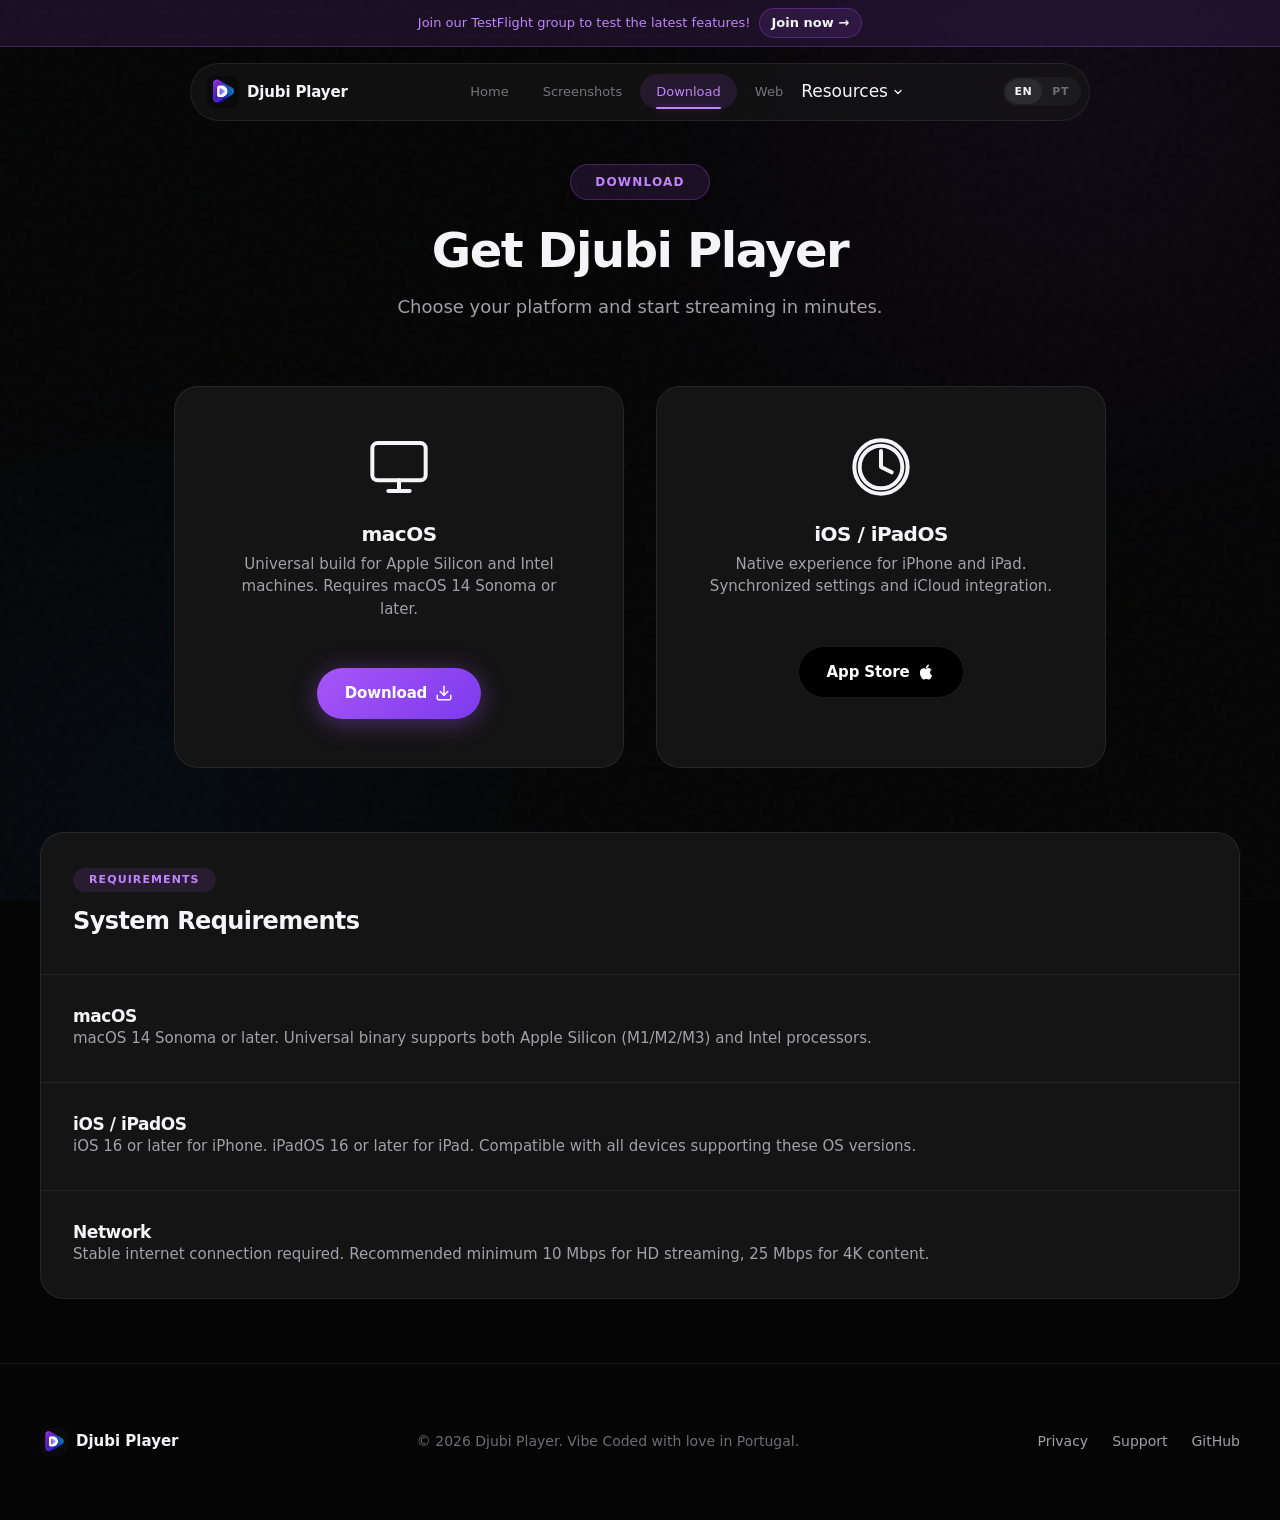
<file: downloads.html>
<!doctype html>
<html lang="en-US">
  <head>
    <meta charset="UTF-8" />
    <meta name="viewport" content="width=device-width, initial-scale=1.0" />
    <title>Download - Djubi Player</title>
    <meta name="description" content="Download Djubi Player for macOS, iPhone, and iPad. Universal build for Apple Silicon and Intel." />
    <meta name="theme-color" content="#000000" />
    <link rel="icon" href="public/logo.svg" type="image/svg+xml" />
    <link rel="stylesheet" href="assets/css/styles.css" />
  </head>
  <body>
    <!-- Gradient Background -->
    <div class="gradient-bg" aria-hidden="true">
      <div class="gradient-orb gradient-orb-1"></div>
      <div class="gradient-orb gradient-orb-2"></div>
    </div>

    <!-- Navigation -->
    <header class="floating-header">
      <div class="top-alert">
        <div class="container">
          <p data-lang="en_US">Join our TestFlight group to test the latest features! <a href="https://testflight.apple.com/join/UTPxwhjm" target="_blank">Join now &rarr;</a></p>
          <p data-lang="pt_PT">Junte-se ao nosso grupo TestFlight para testar as últimas funcionalidades! <a href="https://testflight.apple.com/join/UTPxwhjm" target="_blank">Aderir agora &rarr;</a></p>
        </div>
      </div>
      <div class="nav-island">
        <div class="nav-core">
          <a class="brand" href="index.html">
            <img src="public/logo.svg" alt="Djubi" class="brand-logo" />
            <h1 data-i18n="brandName"></h1>
          </a>
          <nav class="nav-links">
            <a href="index.html" data-i18n="navHome"></a>
            <a href="screenshots.html" data-i18n="navScreenshots"></a>
            <a class="active" href="downloads.html" data-i18n="navDownloads"></a>
            <a href="web.html" data-i18n="navWeb"></a>
            <div class="nav-item-dropdown">
              <div class="dropdown-trigger">
                <span data-i18n="navResources"></span>
                <svg viewBox="0 0 24 24" fill="none" stroke="currentColor" stroke-width="2.5" stroke-linecap="round" stroke-linejoin="round"><polyline points="6 9 12 15 18 9"></polyline></svg>
              </div>
              <div class="dropdown-menu">
                <a href="support.html" data-i18n="navSupport"></a>
                <a href="faq.html" data-i18n="navFaq"></a>
                <a href="privacy.html" data-i18n="navPrivacy"></a>
                <a href="terms.html" data-i18n="navTerms"></a>
                <a href="about.html" data-i18n="navAbout"></a>
              </div>
            </div>
            </nav>
          <div class="header-actions">
            <div class="lang-switch"><button data-locale="en_US">EN</button><button data-locale="pt_PT">PT</button></div>
            <button id="menuToggle" class="menu-toggle" aria-label="Open menu" aria-expanded="false"><span></span><span></span></button>
          </div>
        </div>
      </div>
    </header>

    <!-- Mobile Menu -->
    <div id="mobileOverlay" class="mobile-overlay">
      <div class="mobile-menu">
        <nav class="mobile-menu-links">
          <a href="index.html" data-i18n="navHome"></a>
          <a href="screenshots.html" data-i18n="navScreenshots"></a>
          <a class="active" href="downloads.html" data-i18n="navDownloads"></a>
          <a href="web.html" data-i18n="navWeb"></a>
          <a href="faq.html" data-i18n="navFaq"></a>
          <a href="privacy.html" data-i18n="navPrivacy"></a>
          <a href="terms.html" data-i18n="navTerms"></a>
          <a href="about.html" data-i18n="navAbout"></a>
          <a href="support.html" data-i18n="navSupport"></a>
        </nav>
      </div>
    </div>

    <div class="top-spacer"></div>

    <main>
      <section class="section">
        <div class="container">
          <div class="section-header" data-reveal>
            <span class="eyebrow" data-lang="en_US">Download</span>
            <span class="eyebrow" data-lang="pt_PT">Transferir</span>
            <h2 data-lang="en_US">Get Djubi Player</h2>
            <h2 data-lang="pt_PT">Obter Djubi Player</h2>
            <p data-lang="en_US">Choose your platform and start streaming in minutes.</p>
            <p data-lang="pt_PT">Escolha a sua plataforma e comece a transmitir em minutos.</p>
          </div>

          <div class="platform-grid">
            <!-- macOS -->
            <article class="platform-card" data-reveal>
              <div class="platform-icon">
                <svg viewBox="0 0 24 24" fill="none" stroke="currentColor" stroke-width="1.5" stroke-linecap="round" stroke-linejoin="round">
                  <rect x="2" y="3" width="20" height="14" rx="2"/>
                  <path d="M8 21h8"/>
                  <path d="M12 17v4"/>
                </svg>
              </div>
              <h3>macOS</h3>
              <p data-lang="en_US">Universal build for Apple Silicon and Intel machines. Requires macOS 14 Sonoma or later.</p>
              <p data-lang="pt_PT">Build universal para Apple Silicon e Intel. Requer macOS 14 Sonoma ou posterior.</p>
              <a class="btn accent" href="https://github.com/Costa0910/djubi-player/releases/download/v1.0.0-mac/Djubi-Direct.zip" target="_blank" rel="noopener" style="margin-top: var(--space-lg);">
                <span data-lang="en_US">Download</span>
                <span data-lang="pt_PT">Transferir</span>
                <span class="btn-icon">
                  <svg viewBox="0 0 24 24" fill="none" stroke="currentColor" stroke-width="2" stroke-linecap="round" stroke-linejoin="round">
                    <path d="M21 15v4a2 2 0 0 1-2 2H5a2 2 0 0 1-2-2v-4"/>
                    <polyline points="7 10 12 15 17 10"/>
                    <line x1="12" y1="15" x2="12" y2="3"/>
                  </svg>
                </span>
              </a>
            </article>

            <!-- iOS / iPadOS -->
            <article class="platform-card" data-reveal data-reveal-delay="100">
              <div class="platform-icon">
                <svg viewBox="0 0 24 24" fill="none" stroke="currentColor" stroke-width="1.5" stroke-linecap="round" stroke-linejoin="round">
                  <path d="M12 2a10 10 0 0 1 10 10c0 5.523-4.477 10-10 10S2 17.523 2 12 6.477 2 12 2zm0 2a8 8 0 1 0 0 16 8 8 0 0 0 0-16z"/>
                  <path d="M12 6v6l4 2"/>
                </svg>
              </div>
              <h3>iOS / iPadOS</h3>
              <p data-lang="en_US">Native experience for iPhone and iPad. Synchronized settings and iCloud integration.</p>
              <p data-lang="pt_PT">Experiência nativa para iPhone e iPad. Definições sincronizadas e integração iCloud.</p>
              <a class="btn" href="https://apps.apple.com/app/djubi-player-iptv-m3u/id6763816344" target="_blank" rel="noopener" style="margin-top: var(--space-lg); background: #000; color: #fff; border: 1px solid rgba(255,255,255,0.1);">
                <span data-lang="en_US">App Store</span>
                <span data-lang="pt_PT">App Store</span>
                <span class="btn-icon">
                  <svg viewBox="0 0 24 24" fill="currentColor">
                    <path d="M18.71 19.5c-.83 1.24-1.71 2.45-3.1 2.48-1.34.03-1.77-.79-3.29-.79-1.53 0-2 .76-3.27.82-1.31.05-2.3-1.32-3.14-2.53C4.25 17 2.94 12.45 4.7 9.39c.87-1.52 2.43-2.48 4.12-2.51 1.28-.02 2.5.87 3.29.87.78 0 2.26-1.07 3.81-.91.65.03 2.47.26 3.64 1.98-.09.06-2.17 1.28-2.15 3.81.03 3.02 2.65 4.03 2.68 4.04-.03.07-.42 1.44-1.38 2.83M13 3.5c.73-.83 1.94-1.46 2.94-1.5.13 1.17-.36 2.35-1.04 3.19-.69.85-1.83 1.51-2.95 1.42-.15-1.15.41-2.35 1.05-3.11z"/>
                  </svg>
                </span>
              </a>
            </article>
          </div>

          <!-- Requirements -->
          <div class="list-card" style="margin-top: var(--space-3xl);" data-reveal>
            <div class="list-card-header">
              <span class="eyebrow" data-lang="en_US">Requirements</span>
              <span class="eyebrow" data-lang="pt_PT">Requisitos</span>
              <h2 data-lang="en_US">System Requirements</h2>
              <h2 data-lang="pt_PT">Requisitos de Sistema</h2>
            </div>
            <div class="list-card-body">
              <div class="list-item">
                <h3 data-lang="en_US">macOS</h3>
                <h3 data-lang="pt_PT">macOS</h3>
                <p data-lang="en_US">macOS 14 Sonoma or later. Universal binary supports both Apple Silicon (M1/M2/M3) and Intel processors.</p>
                <p data-lang="pt_PT">macOS 14 Sonoma ou posterior. Binário universal suporta Apple Silicon (M1/M2/M3) e processadores Intel.</p>
              </div>
              <div class="list-item">
                <h3 data-lang="en_US">iOS / iPadOS</h3>
                <h3 data-lang="pt_PT">iOS / iPadOS</h3>
                <p data-lang="en_US">iOS 16 or later for iPhone. iPadOS 16 or later for iPad. Compatible with all devices supporting these OS versions.</p>
                <p data-lang="pt_PT">iOS 16 ou posterior para iPhone. iPadOS 16 ou posterior para iPad. Compatível com todos os dispositivos que suportam estas versões.</p>
              </div>
              <div class="list-item">
                <h3 data-lang="en_US">Network</h3>
                <h3 data-lang="pt_PT">Rede</h3>
                <p data-lang="en_US">Stable internet connection required. Recommended minimum 10 Mbps for HD streaming, 25 Mbps for 4K content.</p>
                <p data-lang="pt_PT">Conexão de internet estável necessária. Mínimo recomendado de 10 Mbps para HD, 25 Mbps para conteúdo 4K.</p>
              </div>
            </div>
          </div>
        </div>
      </section>
    </main>

    <!-- Footer -->
    <footer class="site-footer">
      <div class="container">
        <div class="footer-content">
          <div class="footer-brand">
            <img src="public/logo.svg" alt="Djubi" />
            <span data-i18n="brandName"></span>
          </div>
          <p class="footer-text" data-i18n="footerText"></p>
          <div class="footer-links">
            <a href="privacy.html" data-i18n="navPrivacy"></a>
            <a href="support.html" data-i18n="navSupport"></a>
            <a href="https://github.com/costa0910/djubi-player" target="_blank" rel="noopener">GitHub</a>
          </div>
        </div>
      </div>
    </footer>

    <script src="assets/js/main.js"></script>
  </body>
</html>
</file>
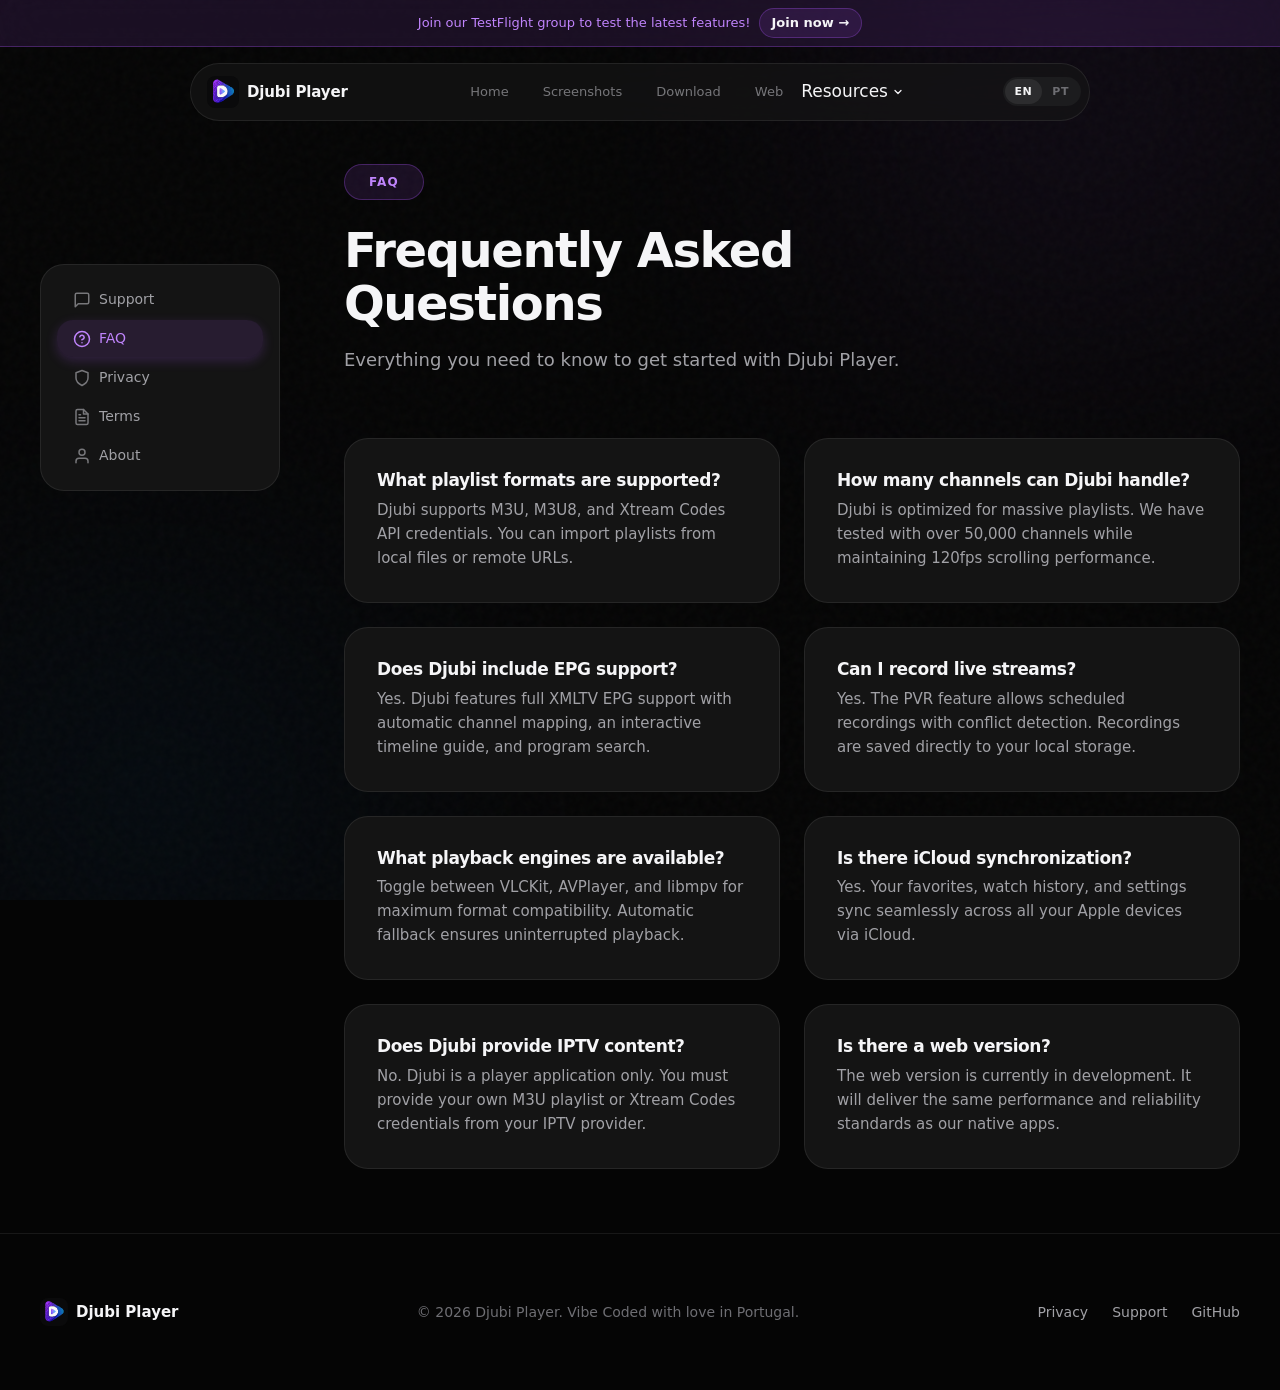
<file: faq.html>
<!doctype html>
<html lang="en-US">
  <head>
    <meta charset="UTF-8" />
    <meta name="viewport" content="width=device-width, initial-scale=1.0" />
    <title>FAQ - Djubi Player</title>
    <meta name="description" content="Frequently asked questions about Djubi Player. Learn about supported formats, features, and capabilities." />
    <meta name="theme-color" content="#000000" />
    <link rel="icon" href="public/logo.svg" type="image/svg+xml" />
    <link rel="stylesheet" href="assets/css/styles.css" />
  </head>
  <body>
    <!-- Gradient Background -->
    <div class="gradient-bg" aria-hidden="true">
      <div class="gradient-orb gradient-orb-1"></div>
      <div class="gradient-orb gradient-orb-2"></div>
    </div>

    <!-- Navigation -->
    <header class="floating-header">
      <div class="top-alert">
        <div class="container">
          <p data-lang="en_US">Join our TestFlight group to test the latest features! <a href="https://testflight.apple.com/join/UTPxwhjm" target="_blank">Join now &rarr;</a></p>
          <p data-lang="pt_PT">Junte-se ao nosso grupo TestFlight para testar as últimas funcionalidades! <a href="https://testflight.apple.com/join/UTPxwhjm" target="_blank">Aderir agora &rarr;</a></p>
        </div>
      </div>
      <div class="nav-island">
        <div class="nav-core">
          <a class="brand" href="index.html">
            <img src="public/logo.svg" alt="Djubi" class="brand-logo" />
            <h1 data-i18n="brandName"></h1>
          </a>
          <nav class="nav-links">
            <a href="index.html" data-i18n="navHome"></a>
            <a href="screenshots.html" data-i18n="navScreenshots"></a>
            <a href="downloads.html" data-i18n="navDownloads"></a>
            <a href="web.html" data-i18n="navWeb"></a>
            <div class="nav-item-dropdown">
              <div class="dropdown-trigger">
                <span data-i18n="navResources"></span>
                <svg viewBox="0 0 24 24" fill="none" stroke="currentColor" stroke-width="2.5" stroke-linecap="round" stroke-linejoin="round"><polyline points="6 9 12 15 18 9"></polyline></svg>
              </div>
              <div class="dropdown-menu">
                <a href="support.html" data-i18n="navSupport"></a>
                <a class="active" href="faq.html" data-i18n="navFaq"></a>
                <a href="privacy.html" data-i18n="navPrivacy"></a>
                <a href="terms.html" data-i18n="navTerms"></a>
                <a href="about.html" data-i18n="navAbout"></a>
              </div>
            </div>
          </nav>
          <div class="header-actions">
            <div class="lang-switch"><button data-locale="en_US">EN</button><button data-locale="pt_PT">PT</button></div>
            <button id="menuToggle" class="menu-toggle" aria-label="Open menu" aria-expanded="false"><span></span><span></span></button>
          </div>
        </div>
      </div>
    </header>

    <!-- Mobile Menu -->
    <div id="mobileOverlay" class="mobile-overlay">
      <div class="mobile-menu">
        <nav class="mobile-menu-links">
          <a href="index.html" data-i18n="navHome"></a>
          <a href="screenshots.html" data-i18n="navScreenshots"></a>
          <a href="downloads.html" data-i18n="navDownloads"></a>
          <a href="web.html" data-i18n="navWeb"></a>
          <a class="active" href="faq.html" data-i18n="navFaq"></a>
          <a href="privacy.html" data-i18n="navPrivacy"></a>
          <a href="terms.html" data-i18n="navTerms"></a>
          <a href="about.html" data-i18n="navAbout"></a>
          <a href="support.html" data-i18n="navSupport"></a>
        </nav>
      </div>
    </div>

    <div class="top-spacer"></div>

    <main>
      <section class="section">
        <div class="container">
          <div class="support-container">
            <aside class="support-sidebar" data-reveal>
              <a href="support.html" class="sidebar-link">
                <svg viewBox="0 0 24 24" fill="none" stroke="currentColor" stroke-width="2" stroke-linecap="round" stroke-linejoin="round"><path d="M21 15a2 2 0 0 1-2 2H7l-4 4V5a2 2 0 0 1 2-2h14a2 2 0 0 1 2 2z"></path></svg>
                <span data-i18n="navSupport"></span>
              </a>
              <a href="faq.html" class="sidebar-link active">
                <svg viewBox="0 0 24 24" fill="none" stroke="currentColor" stroke-width="2" stroke-linecap="round" stroke-linejoin="round"><circle cx="12" cy="12" r="10"></circle><path d="M9.09 9a3 3 0 0 1 5.83 1c0 2-3 3-3 3"></path><line x1="12" y1="17" x2="12.01" y2="17"></line></svg>
                <span data-i18n="navFaq"></span>
              </a>
              <a href="privacy.html" class="sidebar-link">
                <svg viewBox="0 0 24 24" fill="none" stroke="currentColor" stroke-width="2" stroke-linecap="round" stroke-linejoin="round"><path d="M12 22s8-4 8-10V5l-8-3-8 3v7c0 6 8 10 8 10z"></path></svg>
                <span data-i18n="navPrivacy"></span>
              </a>
              <a href="terms.html" class="sidebar-link">
                <svg viewBox="0 0 24 24" fill="none" stroke="currentColor" stroke-width="2" stroke-linecap="round" stroke-linejoin="round"><path d="M14 2H6a2 2 0 0 0-2 2v16a2 2 0 0 0 2 2h12a2 2 0 0 0 2-2V8z"></path><polyline points="14 2 14 8 20 8"></polyline><line x1="16" y1="13" x2="8" y2="13"></line><line x1="16" y1="17" x2="8" y2="17"></line><polyline points="10 9 9 9 8 9"></polyline></svg>
                <span data-i18n="navTerms"></span>
              </a>
              <a href="about.html" class="sidebar-link">
                <svg viewBox="0 0 24 24" fill="none" stroke="currentColor" stroke-width="2" stroke-linecap="round" stroke-linejoin="round"><path d="M20 21v-2a4 4 0 0 0-4-4H8a4 4 0 0 0-4 4v2"></path><circle cx="12" cy="7" r="4"></circle></svg>
                <span data-i18n="navAbout"></span>
              </a>
            </aside>

            <div class="support-content">
              <div class="section-header" data-reveal style="text-align: left; margin-inline: 0;">
                <span class="eyebrow">FAQ</span>
                <h2 data-lang="en_US">Frequently Asked Questions</h2>
                <h2 data-lang="pt_PT">Perguntas Frequentes</h2>
                <p data-lang="en_US">Everything you need to know to get started with Djubi Player.</p>
                <p data-lang="pt_PT">Tudo o que precisa saber para começar com o Djubi Player.</p>
              </div>

              <div class="faq-grid">
            <article class="faq-item" data-reveal>
              <h3 data-lang="en_US">What playlist formats are supported?</h3>
              <h3 data-lang="pt_PT">Que formatos de playlist são suportados?</h3>
              <p data-lang="en_US">Djubi supports M3U, M3U8, and Xtream Codes API credentials. You can import playlists from local files or remote URLs.</p>
              <p data-lang="pt_PT">Djubi suporta M3U, M3U8 e credenciais Xtream Codes API. Pode importar playlists de ficheiros locais ou URLs remotos.</p>
            </article>

            <article class="faq-item" data-reveal data-reveal-delay="100">
              <h3 data-lang="en_US">How many channels can Djubi handle?</h3>
              <h3 data-lang="pt_PT">Quantos canais o Djubi suporta?</h3>
              <p data-lang="en_US">Djubi is optimized for massive playlists. We have tested with over 50,000 channels while maintaining 120fps scrolling performance.</p>
              <p data-lang="pt_PT">Djubi está otimizado para playlists massivas. Testámos com mais de 50.000 canais mantendo performance de scroll a 120fps.</p>
            </article>

            <article class="faq-item" data-reveal>
              <h3 data-lang="en_US">Does Djubi include EPG support?</h3>
              <h3 data-lang="pt_PT">Djubi inclui suporte EPG?</h3>
              <p data-lang="en_US">Yes. Djubi features full XMLTV EPG support with automatic channel mapping, an interactive timeline guide, and program search.</p>
              <p data-lang="pt_PT">Sim. Djubi inclui suporte XMLTV EPG completo com mapeamento automático de canais, guia timeline interativo e pesquisa de programas.</p>
            </article>

            <article class="faq-item" data-reveal data-reveal-delay="100">
              <h3 data-lang="en_US">Can I record live streams?</h3>
              <h3 data-lang="pt_PT">Posso gravar streams em direto?</h3>
              <p data-lang="en_US">Yes. The PVR feature allows scheduled recordings with conflict detection. Recordings are saved directly to your local storage.</p>
              <p data-lang="pt_PT">Sim. A funcionalidade PVR permite gravações agendadas com deteção de conflitos. Gravações são guardadas diretamente no armazenamento local.</p>
            </article>

            <article class="faq-item" data-reveal>
              <h3 data-lang="en_US">What playback engines are available?</h3>
              <h3 data-lang="pt_PT">Que motores de reprodução estão disponíveis?</h3>
              <p data-lang="en_US">Toggle between VLCKit, AVPlayer, and libmpv for maximum format compatibility. Automatic fallback ensures uninterrupted playback.</p>
              <p data-lang="pt_PT">Alterne entre VLCKit, AVPlayer e libmpv para máxima compatibilidade de formatos. Fallback automático garante reprodução ininterrupta.</p>
            </article>

            <article class="faq-item" data-reveal data-reveal-delay="100">
              <h3 data-lang="en_US">Is there iCloud synchronization?</h3>
              <h3 data-lang="pt_PT">Existe sincronização iCloud?</h3>
              <p data-lang="en_US">Yes. Your favorites, watch history, and settings sync seamlessly across all your Apple devices via iCloud.</p>
              <p data-lang="pt_PT">Sim. Os seus favoritos, histórico e definições sincronizam perfeitamente entre todos os seus dispositivos Apple via iCloud.</p>
            </article>

            <article class="faq-item" data-reveal>
              <h3 data-lang="en_US">Does Djubi provide IPTV content?</h3>
              <h3 data-lang="pt_PT">O Djubi fornece conteúdo IPTV?</h3>
              <p data-lang="en_US">No. Djubi is a player application only. You must provide your own M3U playlist or Xtream Codes credentials from your IPTV provider.</p>
              <p data-lang="pt_PT">Não. Djubi é apenas uma aplicação de reprodução. Deve fornecer a sua própria playlist M3U ou credenciais Xtream do seu fornecedor IPTV.</p>
            </article>

            <article class="faq-item" data-reveal data-reveal-delay="100">
              <h3 data-lang="en_US">Is there a web version?</h3>
              <h3 data-lang="pt_PT">Existe versão web?</h3>
              <p data-lang="en_US">The web version is currently in development. It will deliver the same performance and reliability standards as our native apps.</p>
              <p data-lang="pt_PT">A versão web está em desenvolvimento. Irá oferecer os mesmos padrões de performance e fiabilidade das apps nativas.</p>
            </article>
          </div>
            </div>
          </div>
        </div>
      </section>
    </main>

    <!-- Footer -->
    <footer class="site-footer">
      <div class="container">
        <div class="footer-content">
          <div class="footer-brand">
            <img src="public/logo.svg" alt="Djubi" />
            <span data-i18n="brandName"></span>
          </div>
          <p class="footer-text" data-i18n="footerText"></p>
          <div class="footer-links">
            <a href="privacy.html" data-i18n="navPrivacy"></a>
            <a href="support.html" data-i18n="navSupport"></a>
            <a href="https://github.com/costa0910/djubi-player" target="_blank" rel="noopener">GitHub</a>
          </div>
        </div>
      </div>
    </footer>

    <script src="assets/js/main.js"></script>
  </body>
</html>
</file>
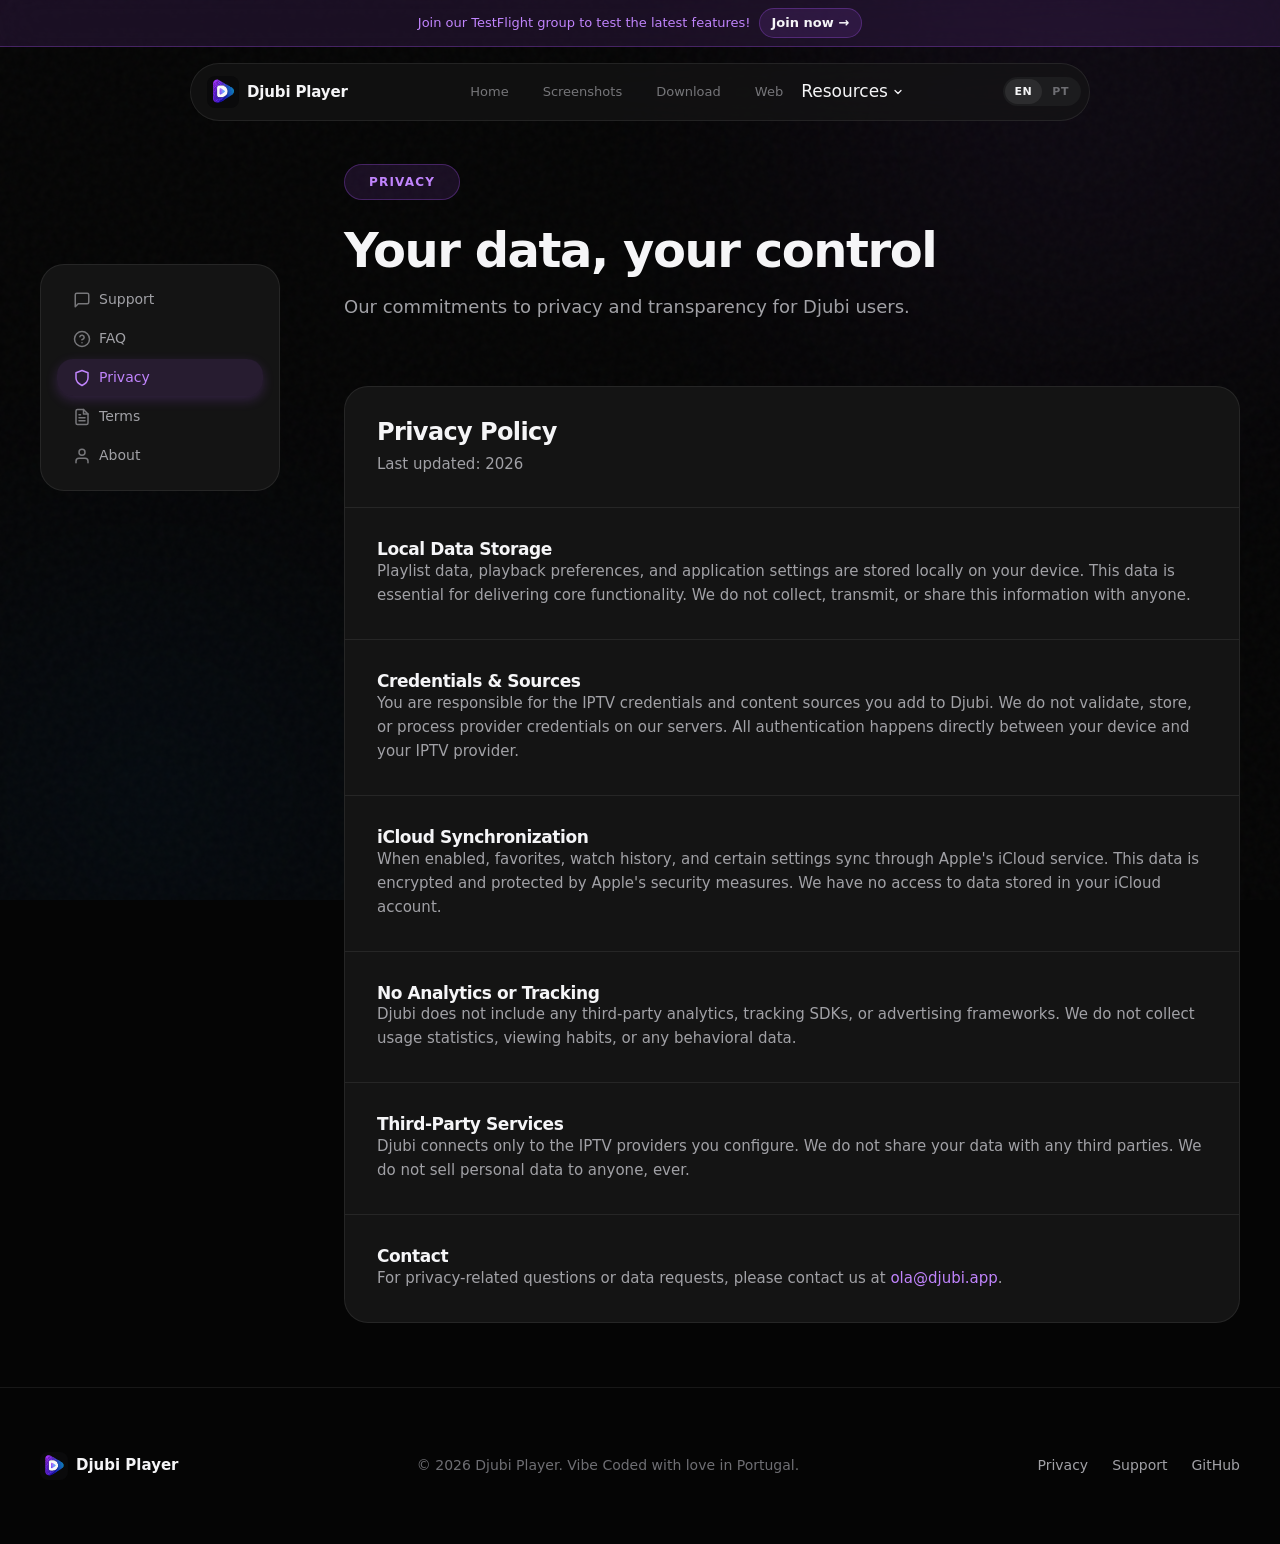
<file: privacy.html>
<!doctype html>
<html lang="en-US">
  <head>
    <meta charset="UTF-8" />
    <meta name="viewport" content="width=device-width, initial-scale=1.0" />
    <title>Privacy - Djubi Player</title>
    <meta name="description" content="Privacy policy and data commitments for Djubi Player users." />
    <meta name="theme-color" content="#000000" />
    <link rel="icon" href="public/logo.svg" type="image/svg+xml" />
    <link rel="stylesheet" href="assets/css/styles.css" />
  </head>
  <body>
    <!-- Gradient Background -->
    <div class="gradient-bg" aria-hidden="true">
      <div class="gradient-orb gradient-orb-1"></div>
      <div class="gradient-orb gradient-orb-2"></div>
    </div>

    <!-- Navigation -->
    <header class="floating-header">
      <div class="top-alert">
        <div class="container">
          <p data-lang="en_US">Join our TestFlight group to test the latest features! <a href="https://testflight.apple.com/join/UTPxwhjm" target="_blank">Join now &rarr;</a></p>
          <p data-lang="pt_PT">Junte-se ao nosso grupo TestFlight para testar as últimas funcionalidades! <a href="https://testflight.apple.com/join/UTPxwhjm" target="_blank">Aderir agora &rarr;</a></p>
        </div>
      </div>
      <div class="nav-island">
        <div class="nav-core">
          <a class="brand" href="index.html">
            <img src="public/logo.svg" alt="Djubi" class="brand-logo" />
            <h1 data-i18n="brandName"></h1>
          </a>
          <nav class="nav-links">
            <a href="index.html" data-i18n="navHome"></a>
            <a href="screenshots.html" data-i18n="navScreenshots"></a>
            <a href="downloads.html" data-i18n="navDownloads"></a>
            <a href="web.html" data-i18n="navWeb"></a>
            <div class="nav-item-dropdown">
              <div class="dropdown-trigger">
                <span data-i18n="navResources"></span>
                <svg viewBox="0 0 24 24" fill="none" stroke="currentColor" stroke-width="2.5" stroke-linecap="round" stroke-linejoin="round"><polyline points="6 9 12 15 18 9"></polyline></svg>
              </div>
              <div class="dropdown-menu">
                <a href="support.html" data-i18n="navSupport"></a>
                <a href="faq.html" data-i18n="navFaq"></a>
                <a href="privacy.html" data-i18n="navPrivacy"></a>
                <a href="terms.html" data-i18n="navTerms"></a>
                <a href="about.html" data-i18n="navAbout"></a>
                </div>
                </div>
                </nav>
          <div class="header-actions">
            <div class="lang-switch"><button data-locale="en_US">EN</button><button data-locale="pt_PT">PT</button></div>
            <button id="menuToggle" class="menu-toggle" aria-label="Open menu" aria-expanded="false"><span></span><span></span></button>
          </div>
        </div>
      </div>
    </header>

    <!-- Mobile Menu -->
    <div id="mobileOverlay" class="mobile-overlay">
      <div class="mobile-menu">
        <nav class="mobile-menu-links">
          <a href="index.html" data-i18n="navHome"></a>
          <a href="screenshots.html" data-i18n="navScreenshots"></a>
          <a href="downloads.html" data-i18n="navDownloads"></a>
          <a href="web.html" data-i18n="navWeb"></a>
          <a href="faq.html" data-i18n="navFaq"></a>
          <a class="active" href="privacy.html" data-i18n="navPrivacy"></a>
          <a href="terms.html" data-i18n="navTerms"></a>
          <a href="about.html" data-i18n="navAbout"></a>
          <a href="support.html" data-i18n="navSupport"></a>
        </nav>
      </div>
    </div>

    <div class="top-spacer"></div>

    <main>
      <section class="section">
        <div class="container">
          <div class="support-container">
            <aside class="support-sidebar" data-reveal>
              <a href="support.html" class="sidebar-link">
                <svg viewBox="0 0 24 24" fill="none" stroke="currentColor" stroke-width="2" stroke-linecap="round" stroke-linejoin="round"><path d="M21 15a2 2 0 0 1-2 2H7l-4 4V5a2 2 0 0 1 2-2h14a2 2 0 0 1 2 2z"></path></svg>
                <span data-i18n="navSupport"></span>
              </a>
              <a href="faq.html" class="sidebar-link">
                <svg viewBox="0 0 24 24" fill="none" stroke="currentColor" stroke-width="2" stroke-linecap="round" stroke-linejoin="round"><circle cx="12" cy="12" r="10"></circle><path d="M9.09 9a3 3 0 0 1 5.83 1c0 2-3 3-3 3"></path><line x1="12" y1="17" x2="12.01" y2="17"></line></svg>
                <span data-i18n="navFaq"></span>
              </a>
              <a href="privacy.html" class="sidebar-link active">
                <svg viewBox="0 0 24 24" fill="none" stroke="currentColor" stroke-width="2" stroke-linecap="round" stroke-linejoin="round"><path d="M12 22s8-4 8-10V5l-8-3-8 3v7c0 6 8 10 8 10z"></path></svg>
                <span data-i18n="navPrivacy"></span>
              </a>
              <a href="terms.html" class="sidebar-link">
                <svg viewBox="0 0 24 24" fill="none" stroke="currentColor" stroke-width="2" stroke-linecap="round" stroke-linejoin="round"><path d="M14 2H6a2 2 0 0 0-2 2v16a2 2 0 0 0 2 2h12a2 2 0 0 0 2-2V8z"></path><polyline points="14 2 14 8 20 8"></polyline><line x1="16" y1="13" x2="8" y2="13"></line><line x1="16" y1="17" x2="8" y2="17"></line><polyline points="10 9 9 9 8 9"></polyline></svg>
                <span data-i18n="navTerms"></span>
              </a>
              <a href="about.html" class="sidebar-link">
                <svg viewBox="0 0 24 24" fill="none" stroke="currentColor" stroke-width="2" stroke-linecap="round" stroke-linejoin="round"><path d="M20 21v-2a4 4 0 0 0-4-4H8a4 4 0 0 0-4 4v2"></path><circle cx="12" cy="7" r="4"></circle></svg>
                <span data-i18n="navAbout"></span>
              </a>
            </aside>

            <div class="support-content">
              <div class="section-header" data-reveal style="text-align: left; margin-inline: 0;">
                <span class="eyebrow" data-lang="en_US">Privacy</span>
                <span class="eyebrow" data-lang="pt_PT">Privacidade</span>
                <h2 data-lang="en_US">Your data, your control</h2>
                <h2 data-lang="pt_PT">Os seus dados, o seu controlo</h2>
                <p data-lang="en_US">Our commitments to privacy and transparency for Djubi users.</p>
                <p data-lang="pt_PT">Os nossos compromissos de privacidade e transparência para utilizadores Djubi.</p>
              </div>

              <div class="list-card" data-reveal>
            <div class="list-card-header">
              <h2 data-lang="en_US">Privacy Policy</h2>
              <h2 data-lang="pt_PT">Política de Privacidade</h2>
              <p data-lang="en_US">Last updated: 2026</p>
              <p data-lang="pt_PT">Última atualização: 2026</p>
            </div>
            <div class="list-card-body">
              <div class="list-item">
                <h3 data-lang="en_US">Local Data Storage</h3>
                <h3 data-lang="pt_PT">Armazenamento Local</h3>
                <p data-lang="en_US">Playlist data, playback preferences, and application settings are stored locally on your device. This data is essential for delivering core functionality. We do not collect, transmit, or share this information with anyone.</p>
                <p data-lang="pt_PT">Dados de playlists, preferências de reprodução e definições da aplicação são guardados localmente no seu dispositivo. Estes dados são essenciais para a funcionalidade principal. Não recolhemos, transmitimos ou partilhamos esta informação.</p>
              </div>

              <div class="list-item">
                <h3 data-lang="en_US">Credentials & Sources</h3>
                <h3 data-lang="pt_PT">Credenciais e Fontes</h3>
                <p data-lang="en_US">You are responsible for the IPTV credentials and content sources you add to Djubi. We do not validate, store, or process provider credentials on our servers. All authentication happens directly between your device and your IPTV provider.</p>
                <p data-lang="pt_PT">É responsável pelas credenciais IPTV e fontes de conteúdo que adiciona ao Djubi. Não validamos, guardamos ou processamos credenciais nos nossos servidores. Toda a autenticação acontece diretamente entre o seu dispositivo e o seu fornecedor IPTV.</p>
              </div>

              <div class="list-item">
                <h3 data-lang="en_US">iCloud Synchronization</h3>
                <h3 data-lang="pt_PT">Sincronização iCloud</h3>
                <p data-lang="en_US">When enabled, favorites, watch history, and certain settings sync through Apple&apos;s iCloud service. This data is encrypted and protected by Apple&apos;s security measures. We have no access to data stored in your iCloud account.</p>
                <p data-lang="pt_PT">Quando ativa, favoritos, histórico e certas definições sincronizam através do iCloud da Apple. Estes dados são encriptados e protegidos pelas medidas de segurança da Apple. Não temos acesso a dados guardados na sua conta iCloud.</p>
              </div>

              <div class="list-item">
                <h3 data-lang="en_US">No Analytics or Tracking</h3>
                <h3 data-lang="pt_PT">Sem Analytics ou Tracking</h3>
                <p data-lang="en_US">Djubi does not include any third-party analytics, tracking SDKs, or advertising frameworks. We do not collect usage statistics, viewing habits, or any behavioral data.</p>
                <p data-lang="pt_PT">Djubi não inclui analytics de terceiros, SDKs de tracking ou frameworks de publicidade. Não recolhemos estatísticas de uso, hábitos de visualização ou dados comportamentais.</p>
              </div>

              <div class="list-item">
                <h3 data-lang="en_US">Third-Party Services</h3>
                <h3 data-lang="pt_PT">Serviços de Terceiros</h3>
                <p data-lang="en_US">Djubi connects only to the IPTV providers you configure. We do not share your data with any third parties. We do not sell personal data to anyone, ever.</p>
                <p data-lang="pt_PT">Djubi conecta-se apenas aos fornecedores IPTV que configura. Não partilhamos os seus dados com terceiros. Não vendemos dados pessoais a ninguém, nunca.</p>
              </div>

              <div class="list-item">
                <h3 data-lang="en_US">Contact</h3>
                <h3 data-lang="pt_PT">Contacto</h3>
                <p data-lang="en_US">For privacy-related questions or data requests, please contact us at <a href="mailto:ola@djubi.app">ola@djubi.app</a>.</p>
                <p data-lang="pt_PT">Para questões relacionadas com privacidade ou pedidos de dados, contacte-nos em <a href="mailto:ola@djubi.app">ola@djubi.app</a>.</p>
              </div>
            </div>
          </div>
            </div>
          </div>
        </div>
      </section>
    </main>

    <!-- Footer -->
    <footer class="site-footer">
      <div class="container">
        <div class="footer-content">
          <div class="footer-brand">
            <img src="public/logo.svg" alt="Djubi" />
            <span data-i18n="brandName"></span>
          </div>
          <p class="footer-text" data-i18n="footerText"></p>
          <div class="footer-links">
            <a href="privacy.html" data-i18n="navPrivacy"></a>
            <a href="support.html" data-i18n="navSupport"></a>
            <a href="https://github.com/costa0910/djubi-player" target="_blank" rel="noopener">GitHub</a>
          </div>
        </div>
      </div>
    </footer>

    <script src="assets/js/main.js"></script>
  </body>
</html>
</file>
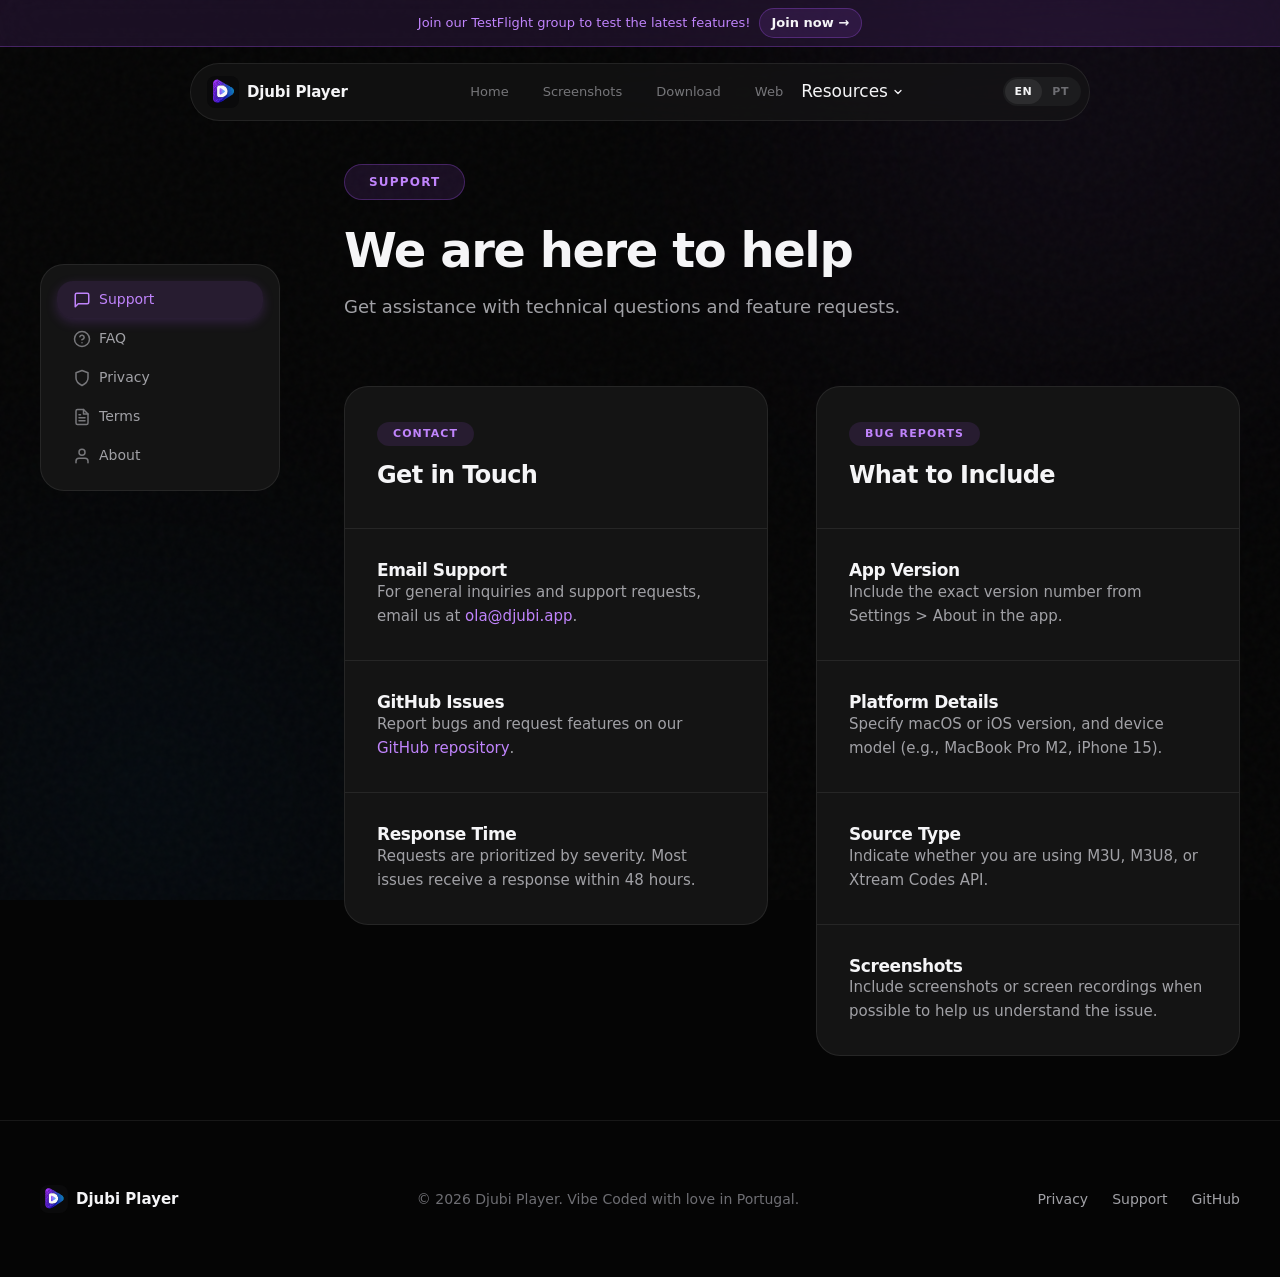
<file: support.html>
<!doctype html>
<html lang="en-US">
  <head>
    <meta charset="UTF-8" />
    <meta name="viewport" content="width=device-width, initial-scale=1.0" />
    <title>Support - Djubi Player</title>
    <meta name="description" content="Get help with Djubi Player. Contact support via email or GitHub for technical assistance." />
    <meta name="theme-color" content="#000000" />
    <link rel="icon" href="public/logo.svg" type="image/svg+xml" />
    <link rel="stylesheet" href="assets/css/styles.css" />
  </head>
  <body>
    <!-- Gradient Background -->
    <div class="gradient-bg" aria-hidden="true">
      <div class="gradient-orb gradient-orb-1"></div>
      <div class="gradient-orb gradient-orb-2"></div>
    </div>

    <!-- Navigation -->
    <header class="floating-header">
      <div class="top-alert">
        <div class="container">
          <p data-lang="en_US">Join our TestFlight group to test the latest features! <a href="https://testflight.apple.com/join/UTPxwhjm" target="_blank">Join now &rarr;</a></p>
          <p data-lang="pt_PT">Junte-se ao nosso grupo TestFlight para testar as últimas funcionalidades! <a href="https://testflight.apple.com/join/UTPxwhjm" target="_blank">Aderir agora &rarr;</a></p>
        </div>
      </div>
      <div class="nav-island">
        <div class="nav-core">
          <a class="brand" href="index.html">
            <img src="public/logo.svg" alt="Djubi" class="brand-logo" />
            <h1 data-i18n="brandName"></h1>
          </a>
          <nav class="nav-links">
            <a href="index.html" data-i18n="navHome"></a>
            <a href="screenshots.html" data-i18n="navScreenshots"></a>
            <a href="downloads.html" data-i18n="navDownloads"></a>
            <a href="web.html" data-i18n="navWeb"></a>
            <div class="nav-item-dropdown">
              <div class="dropdown-trigger">
                <span data-i18n="navResources"></span>
                <svg viewBox="0 0 24 24" fill="none" stroke="currentColor" stroke-width="2.5" stroke-linecap="round" stroke-linejoin="round"><polyline points="6 9 12 15 18 9"></polyline></svg>
              </div>
              <div class="dropdown-menu">
                <a class="active" href="support.html" data-i18n="navSupport"></a>
                <a href="faq.html" data-i18n="navFaq"></a>
                <a href="privacy.html" data-i18n="navPrivacy"></a>
                <a href="terms.html" data-i18n="navTerms"></a>
                <a href="about.html" data-i18n="navAbout"></a>
              </div>
            </div>
          </nav>
          <div class="header-actions">
            <div class="lang-switch"><button data-locale="en_US">EN</button><button data-locale="pt_PT">PT</button></div>
            <button id="menuToggle" class="menu-toggle" aria-label="Open menu" aria-expanded="false"><span></span><span></span></button>
          </div>
        </div>
      </div>
    </header>

    <!-- Mobile Menu -->
    <div id="mobileOverlay" class="mobile-overlay">
      <div class="mobile-menu">
        <nav class="mobile-menu-links">
          <a href="index.html" data-i18n="navHome"></a>
          <a href="screenshots.html" data-i18n="navScreenshots"></a>
          <a href="downloads.html" data-i18n="navDownloads"></a>
          <a href="web.html" data-i18n="navWeb"></a>
          <a href="faq.html" data-i18n="navFaq"></a>
          <a href="privacy.html" data-i18n="navPrivacy"></a>
          <a href="terms.html" data-i18n="navTerms"></a>
          <a href="about.html" data-i18n="navAbout"></a>
          <a class="active" href="support.html" data-i18n="navSupport"></a>
        </nav>
      </div>
    </div>

    <div class="top-spacer"></div>

    <main>
      <section class="section">
        <div class="container">
          <div class="support-container">
            <aside class="support-sidebar" data-reveal>
              <a href="support.html" class="sidebar-link active">
                <svg viewBox="0 0 24 24" fill="none" stroke="currentColor" stroke-width="2" stroke-linecap="round" stroke-linejoin="round"><path d="M21 15a2 2 0 0 1-2 2H7l-4 4V5a2 2 0 0 1 2-2h14a2 2 0 0 1 2 2z"></path></svg>
                <span data-i18n="navSupport"></span>
              </a>
              <a href="faq.html" class="sidebar-link">
                <svg viewBox="0 0 24 24" fill="none" stroke="currentColor" stroke-width="2" stroke-linecap="round" stroke-linejoin="round"><circle cx="12" cy="12" r="10"></circle><path d="M9.09 9a3 3 0 0 1 5.83 1c0 2-3 3-3 3"></path><line x1="12" y1="17" x2="12.01" y2="17"></line></svg>
                <span data-i18n="navFaq"></span>
              </a>
              <a href="privacy.html" class="sidebar-link">
                <svg viewBox="0 0 24 24" fill="none" stroke="currentColor" stroke-width="2" stroke-linecap="round" stroke-linejoin="round"><path d="M12 22s8-4 8-10V5l-8-3-8 3v7c0 6 8 10 8 10z"></path></svg>
                <span data-i18n="navPrivacy"></span>
              </a>
              <a href="terms.html" class="sidebar-link">
                <svg viewBox="0 0 24 24" fill="none" stroke="currentColor" stroke-width="2" stroke-linecap="round" stroke-linejoin="round"><path d="M14 2H6a2 2 0 0 0-2 2v16a2 2 0 0 0 2 2h12a2 2 0 0 0 2-2V8z"></path><polyline points="14 2 14 8 20 8"></polyline><line x1="16" y1="13" x2="8" y2="13"></line><line x1="16" y1="17" x2="8" y2="17"></line><polyline points="10 9 9 9 8 9"></polyline></svg>
                <span data-i18n="navTerms"></span>
              </a>
              <a href="about.html" class="sidebar-link">
                <svg viewBox="0 0 24 24" fill="none" stroke="currentColor" stroke-width="2" stroke-linecap="round" stroke-linejoin="round"><path d="M20 21v-2a4 4 0 0 0-4-4H8a4 4 0 0 0-4 4v2"></path><circle cx="12" cy="7" r="4"></circle></svg>
                <span data-i18n="navAbout"></span>
              </a>
            </aside>

            <div class="support-content">
              <div class="section-header" data-reveal style="text-align: left; margin-inline: 0;">
                <span class="eyebrow" data-lang="en_US">Support</span>
                <span class="eyebrow" data-lang="pt_PT">Suporte</span>
                <h2 data-lang="en_US">We are here to help</h2>
                <h2 data-lang="pt_PT">Estamos aqui para ajudar</h2>
                <p data-lang="en_US">Get assistance with technical questions and feature requests.</p>
                <p data-lang="pt_PT">Obtenha assistência com questões técnicas e pedidos de funcionalidades.</p>
              </div>

              <div class="two-col">
            <!-- Contact Methods -->
            <div class="list-card" data-reveal>
              <div class="list-card-header">
                <span class="eyebrow" data-lang="en_US">Contact</span>
                <span class="eyebrow" data-lang="pt_PT">Contacto</span>
                <h2 data-lang="en_US">Get in Touch</h2>
                <h2 data-lang="pt_PT">Entre em Contacto</h2>
              </div>
              <div class="list-card-body">
                <div class="list-item">
                  <h3 data-lang="en_US">Email Support</h3>
                  <h3 data-lang="pt_PT">Suporte por Email</h3>
                  <p data-lang="en_US">For general inquiries and support requests, email us at <a href="mailto:ola@djubi.app">ola@djubi.app</a>.</p>
                  <p data-lang="pt_PT">Para questões gerais e pedidos de suporte, envie email para <a href="mailto:ola@djubi.app">ola@djubi.app</a>.</p>
                </div>

                <div class="list-item">
                  <h3 data-lang="en_US">GitHub Issues</h3>
                  <h3 data-lang="pt_PT">Issues GitHub</h3>
                  <p data-lang="en_US">Report bugs and request features on our <a href="https://github.com/costa0910/djubi-player/issues" target="_blank" rel="noopener">GitHub repository</a>.</p>
                  <p data-lang="pt_PT">Reporte bugs e peça funcionalidades no nosso <a href="https://github.com/costa0910/djubi-player/issues" target="_blank" rel="noopener">repositório GitHub</a>.</p>
                </div>

                <div class="list-item">
                  <h3 data-lang="en_US">Response Time</h3>
                  <h3 data-lang="pt_PT">Tempo de Resposta</h3>
                  <p data-lang="en_US">Requests are prioritized by severity. Most issues receive a response within 48 hours.</p>
                  <p data-lang="pt_PT">Pedidos são priorizados por severidade. A maioria recebe resposta em 48 horas.</p>
                </div>
              </div>
            </div>

            <!-- What to Include -->
            <div class="list-card" data-reveal data-reveal-delay="100">
              <div class="list-card-header">
                <span class="eyebrow" data-lang="en_US">Bug Reports</span>
                <span class="eyebrow" data-lang="pt_PT">Reportar Bugs</span>
                <h2 data-lang="en_US">What to Include</h2>
                <h2 data-lang="pt_PT">O Que Incluir</h2>
              </div>
              <div class="list-card-body">
                <div class="list-item">
                  <h3 data-lang="en_US">App Version</h3>
                  <h3 data-lang="pt_PT">Versão da App</h3>
                  <p data-lang="en_US">Include the exact version number from Settings &gt; About in the app.</p>
                  <p data-lang="pt_PT">Inclua o número de versão exato de Definições &gt; Sobre na app.</p>
                </div>

                <div class="list-item">
                  <h3 data-lang="en_US">Platform Details</h3>
                  <h3 data-lang="pt_PT">Detalhes da Plataforma</h3>
                  <p data-lang="en_US">Specify macOS or iOS version, and device model (e.g., MacBook Pro M2, iPhone 15).</p>
                  <p data-lang="pt_PT">Especifique a versão macOS ou iOS e modelo do dispositivo (ex: MacBook Pro M2, iPhone 15).</p>
                </div>

                <div class="list-item">
                  <h3 data-lang="en_US">Source Type</h3>
                  <h3 data-lang="pt_PT">Tipo de Fonte</h3>
                  <p data-lang="en_US">Indicate whether you are using M3U, M3U8, or Xtream Codes API.</p>
                  <p data-lang="pt_PT">Indique se está a usar M3U, M3U8 ou Xtream Codes API.</p>
                </div>

                <div class="list-item">
                  <h3 data-lang="en_US">Screenshots</h3>
                  <h3 data-lang="pt_PT">Capturas de Ecrã</h3>
                  <p data-lang="en_US">Include screenshots or screen recordings when possible to help us understand the issue.</p>
                  <p data-lang="pt_PT">Inclua capturas de ecrã ou gravações quando possível para nos ajudar a compreender o problema.</p>
                </div>
              </div>
            </div>
          </div>
            </div>
          </div>
        </div>
      </section>
    </main>

    <!-- Footer -->
    <footer class="site-footer">
      <div class="container">
        <div class="footer-content">
          <div class="footer-brand">
            <img src="public/logo.svg" alt="Djubi" />
            <span data-i18n="brandName"></span>
          </div>
          <p class="footer-text" data-i18n="footerText"></p>
          <div class="footer-links">
            <a href="privacy.html" data-i18n="navPrivacy"></a>
            <a href="support.html" data-i18n="navSupport"></a>
            <a href="https://github.com/costa0910/djubi-player" target="_blank" rel="noopener">GitHub</a>
          </div>
        </div>
      </div>
    </footer>

    <script src="assets/js/main.js"></script>
  </body>
</html>
</file>
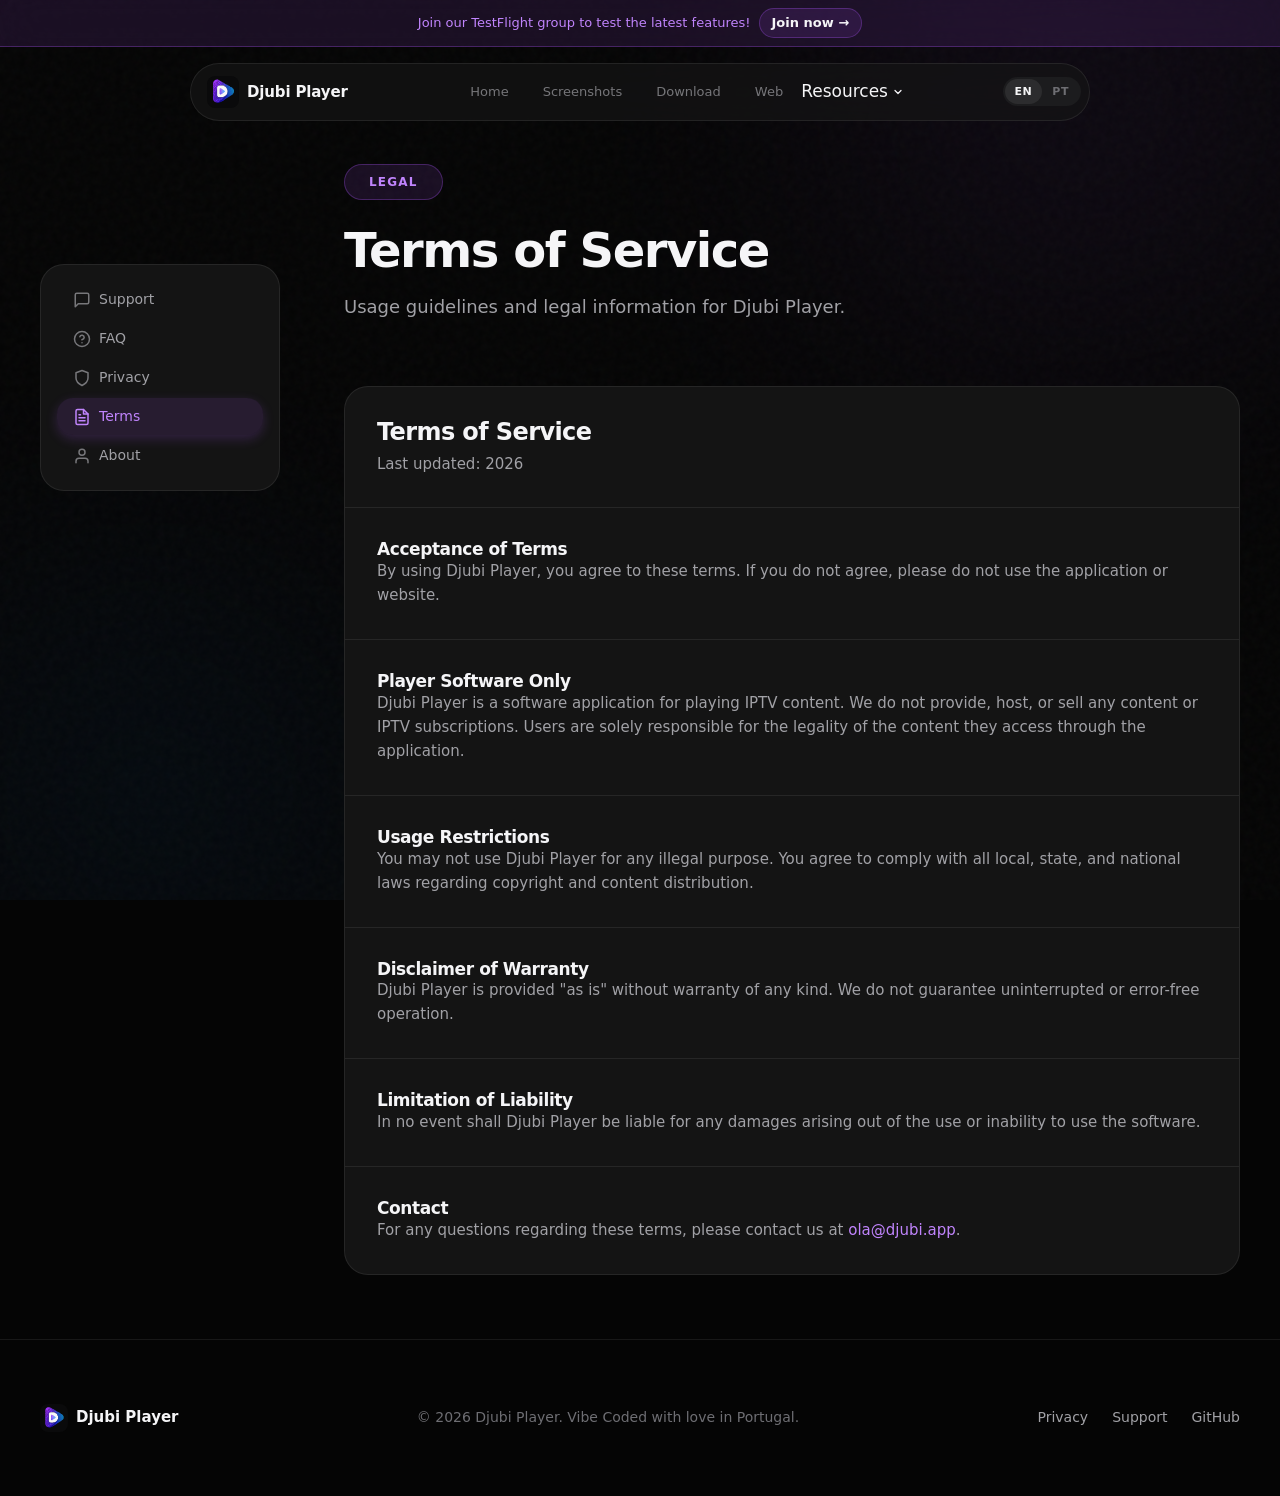
<file: terms.html>
<!doctype html>
<html lang="en-US">
  <head>
    <meta charset="UTF-8" />
    <meta name="viewport" content="width=device-width, initial-scale=1.0" />
    <title>Terms of Service - Djubi Player</title>
    <meta name="description" content="Terms of service and usage guidelines for Djubi Player." />
    <meta name="theme-color" content="#000000" />
    <link rel="icon" href="public/logo.svg" type="image/svg+xml" />
    <link rel="stylesheet" href="assets/css/styles.css" />
  </head>
  <body>
    <!-- Gradient Background -->
    <div class="gradient-bg" aria-hidden="true">
      <div class="gradient-orb gradient-orb-1"></div>
      <div class="gradient-orb gradient-orb-2"></div>
    </div>

    <!-- Navigation -->
    <header class="floating-header">
      <div class="top-alert">
        <div class="container">
          <p data-lang="en_US">Join our TestFlight group to test the latest features! <a href="https://testflight.apple.com/join/UTPxwhjm" target="_blank">Join now &rarr;</a></p>
          <p data-lang="pt_PT">Junte-se ao nosso grupo TestFlight para testar as últimas funcionalidades! <a href="https://testflight.apple.com/join/UTPxwhjm" target="_blank">Aderir agora &rarr;</a></p>
        </div>
      </div>
      <div class="nav-island">
        <div class="nav-core">
          <a class="brand" href="index.html">
            <img src="public/logo.svg" alt="Djubi" class="brand-logo" />
            <h1 data-i18n="brandName"></h1>
          </a>
          <nav class="nav-links">
            <a href="index.html" data-i18n="navHome"></a>
            <a href="screenshots.html" data-i18n="navScreenshots"></a>
            <a href="downloads.html" data-i18n="navDownloads"></a>
            <a href="web.html" data-i18n="navWeb"></a>
            <div class="nav-item-dropdown">
              <div class="dropdown-trigger">
                <span data-i18n="navResources"></span>
                <svg viewBox="0 0 24 24" fill="none" stroke="currentColor" stroke-width="2.5" stroke-linecap="round" stroke-linejoin="round"><polyline points="6 9 12 15 18 9"></polyline></svg>
              </div>
              <div class="dropdown-menu">
                <a href="support.html" data-i18n="navSupport"></a>
                <a href="faq.html" data-i18n="navFaq"></a>
                <a href="privacy.html" data-i18n="navPrivacy"></a>
                <a href="terms.html" data-i18n="navTerms"></a>
                <a href="about.html" data-i18n="navAbout"></a>
                </div>
                </div>
                </nav>
          <div class="header-actions">
            <div class="lang-switch"><button data-locale="en_US">EN</button><button data-locale="pt_PT">PT</button></div>
            <button id="menuToggle" class="menu-toggle" aria-label="Open menu" aria-expanded="false"><span></span><span></span></button>
          </div>
        </div>
      </div>
    </header>

    <!-- Mobile Menu -->
    <div id="mobileOverlay" class="mobile-overlay">
      <div class="mobile-menu">
        <nav class="mobile-menu-links">
          <a href="index.html" data-i18n="navHome"></a>
          <a href="screenshots.html" data-i18n="navScreenshots"></a>
          <a href="downloads.html" data-i18n="navDownloads"></a>
          <a href="web.html" data-i18n="navWeb"></a>
          <a href="faq.html" data-i18n="navFaq"></a>
          <a href="privacy.html" data-i18n="navPrivacy"></a>
          <a class="active" href="terms.html" data-i18n="navTerms"></a>
          <a href="about.html" data-i18n="navAbout"></a>
          <a href="support.html" data-i18n="navSupport"></a>
        </nav>
      </div>
    </div>

    <div class="top-spacer"></div>

    <main>
      <section class="section">
        <div class="container">
          <div class="support-container">
            <aside class="support-sidebar" data-reveal>
              <a href="support.html" class="sidebar-link">
                <svg viewBox="0 0 24 24" fill="none" stroke="currentColor" stroke-width="2" stroke-linecap="round" stroke-linejoin="round"><path d="M21 15a2 2 0 0 1-2 2H7l-4 4V5a2 2 0 0 1 2-2h14a2 2 0 0 1 2 2z"></path></svg>
                <span data-i18n="navSupport"></span>
              </a>
              <a href="faq.html" class="sidebar-link">
                <svg viewBox="0 0 24 24" fill="none" stroke="currentColor" stroke-width="2" stroke-linecap="round" stroke-linejoin="round"><circle cx="12" cy="12" r="10"></circle><path d="M9.09 9a3 3 0 0 1 5.83 1c0 2-3 3-3 3"></path><line x1="12" y1="17" x2="12.01" y2="17"></line></svg>
                <span data-i18n="navFaq"></span>
              </a>
              <a href="privacy.html" class="sidebar-link">
                <svg viewBox="0 0 24 24" fill="none" stroke="currentColor" stroke-width="2" stroke-linecap="round" stroke-linejoin="round"><path d="M12 22s8-4 8-10V5l-8-3-8 3v7c0 6 8 10 8 10z"></path></svg>
                <span data-i18n="navPrivacy"></span>
              </a>
              <a href="terms.html" class="sidebar-link active">
                <svg viewBox="0 0 24 24" fill="none" stroke="currentColor" stroke-width="2" stroke-linecap="round" stroke-linejoin="round"><path d="M14 2H6a2 2 0 0 0-2 2v16a2 2 0 0 0 2 2h12a2 2 0 0 0 2-2V8z"></path><polyline points="14 2 14 8 20 8"></polyline><line x1="16" y1="13" x2="8" y2="13"></line><line x1="16" y1="17" x2="8" y2="17"></line><polyline points="10 9 9 9 8 9"></polyline></svg>
                <span data-i18n="navTerms"></span>
              </a>
              <a href="about.html" class="sidebar-link">
                <svg viewBox="0 0 24 24" fill="none" stroke="currentColor" stroke-width="2" stroke-linecap="round" stroke-linejoin="round"><path d="M20 21v-2a4 4 0 0 0-4-4H8a4 4 0 0 0-4 4v2"></path><circle cx="12" cy="7" r="4"></circle></svg>
                <span data-i18n="navAbout"></span>
              </a>
            </aside>

            <div class="support-content">
              <div class="section-header" data-reveal style="text-align: left; margin-inline: 0;">
                <span class="eyebrow" data-lang="en_US">Legal</span>
                <span class="eyebrow" data-lang="pt_PT">Legal</span>
                <h2 data-lang="en_US">Terms of Service</h2>
                <h2 data-lang="pt_PT">Termos de Serviço</h2>
                <p data-lang="en_US">Usage guidelines and legal information for Djubi Player.</p>
                <p data-lang="pt_PT">Diretrizes de utilização e informação legal para o Djubi Player.</p>
              </div>

              <div class="list-card" data-reveal>
            <div class="list-card-header">
              <h2 data-lang="en_US">Terms of Service</h2>
              <h2 data-lang="pt_PT">Termos de Serviço</h2>
              <p data-lang="en_US">Last updated: 2026</p>
              <p data-lang="pt_PT">Última atualização: 2026</p>
            </div>
            <div class="list-card-body">
              <div class="list-item">
                <h3 data-lang="en_US">Acceptance of Terms</h3>
                <h3 data-lang="pt_PT">Aceitação de Termos</h3>
                <p data-lang="en_US">By using Djubi Player, you agree to these terms. If you do not agree, please do not use the application or website.</p>
                <p data-lang="pt_PT">Ao usar o Djubi Player, concorda com estes termos. Se não concordar, por favor não use a aplicação ou o website.</p>
              </div>

              <div class="list-item">
                <h3 data-lang="en_US">Player Software Only</h3>
                <h3 data-lang="pt_PT">Apenas Software de Reprodução</h3>
                <p data-lang="en_US">Djubi Player is a software application for playing IPTV content. We do not provide, host, or sell any content or IPTV subscriptions. Users are solely responsible for the legality of the content they access through the application.</p>
                <p data-lang="pt_PT">O Djubi Player é uma aplicação de software para reproduzir conteúdo IPTV. Não fornecemos, alojamos ou vendemos qualquer conteúdo ou subscrições IPTV. Os utilizadores são os únicos responsáveis pela legalidade do conteúdo que acedem através da aplicação.</p>
              </div>

              <div class="list-item">
                <h3 data-lang="en_US">Usage Restrictions</h3>
                <h3 data-lang="pt_PT">Restrições de Uso</h3>
                <p data-lang="en_US">You may not use Djubi Player for any illegal purpose. You agree to comply with all local, state, and national laws regarding copyright and content distribution.</p>
                <p data-lang="pt_PT">Não pode usar o Djubi Player para qualquer fim ilegal. Concorda em cumprir todas as leis locais, estaduais e nacionais relativas a direitos de autor e distribuição de conteúdo.</p>
              </div>

              <div class="list-item">
                <h3 data-lang="en_US">Disclaimer of Warranty</h3>
                <h3 data-lang="pt_PT">Exclusão de Garantia</h3>
                <p data-lang="en_US">Djubi Player is provided "as is" without warranty of any kind. We do not guarantee uninterrupted or error-free operation.</p>
                <p data-lang="pt_PT">O Djubi Player é fornecido "tal como está" sem qualquer tipo de garantia. Não garantimos uma operação ininterrupta ou livre de erros.</p>
              </div>

              <div class="list-item">
                <h3 data-lang="en_US">Limitation of Liability</h3>
                <h3 data-lang="pt_PT">Limitação de Responsabilidade</h3>
                <p data-lang="en_US">In no event shall Djubi Player be liable for any damages arising out of the use or inability to use the software.</p>
                <p data-lang="pt_PT">Em caso algum o Djubi Player será responsável por quaisquer danos resultantes do uso ou incapacidade de uso do software.</p>
              </div>

              <div class="list-item">
                <h3 data-lang="en_US">Contact</h3>
                <h3 data-lang="pt_PT">Contacto</h3>
                <p data-lang="en_US">For any questions regarding these terms, please contact us at <a href="mailto:ola@djubi.app">ola@djubi.app</a>.</p>
                <p data-lang="pt_PT">Para questões sobre estes termos, contacte-nos em <a href="mailto:ola@djubi.app">ola@djubi.app</a>.</p>
              </div>
            </div>
          </div>
            </div>
          </div>
        </div>
      </section>
    </main>

    <!-- Footer -->
    <footer class="site-footer">
      <div class="container">
        <div class="footer-content">
          <div class="footer-brand">
            <img src="public/logo.svg" alt="Djubi" />
            <span data-i18n="brandName"></span>
          </div>
          <p class="footer-text" data-i18n="footerText"></p>
          <div class="footer-links">
            <a href="privacy.html" data-i18n="navPrivacy"></a>
            <a href="support.html" data-i18n="navSupport"></a>
            <a href="https://github.com/costa0910/djubi-player" target="_blank" rel="noopener">GitHub</a>
          </div>
        </div>
      </div>
    </footer>

    <script src="assets/js/main.js"></script>
  </body>
</html>
</file>
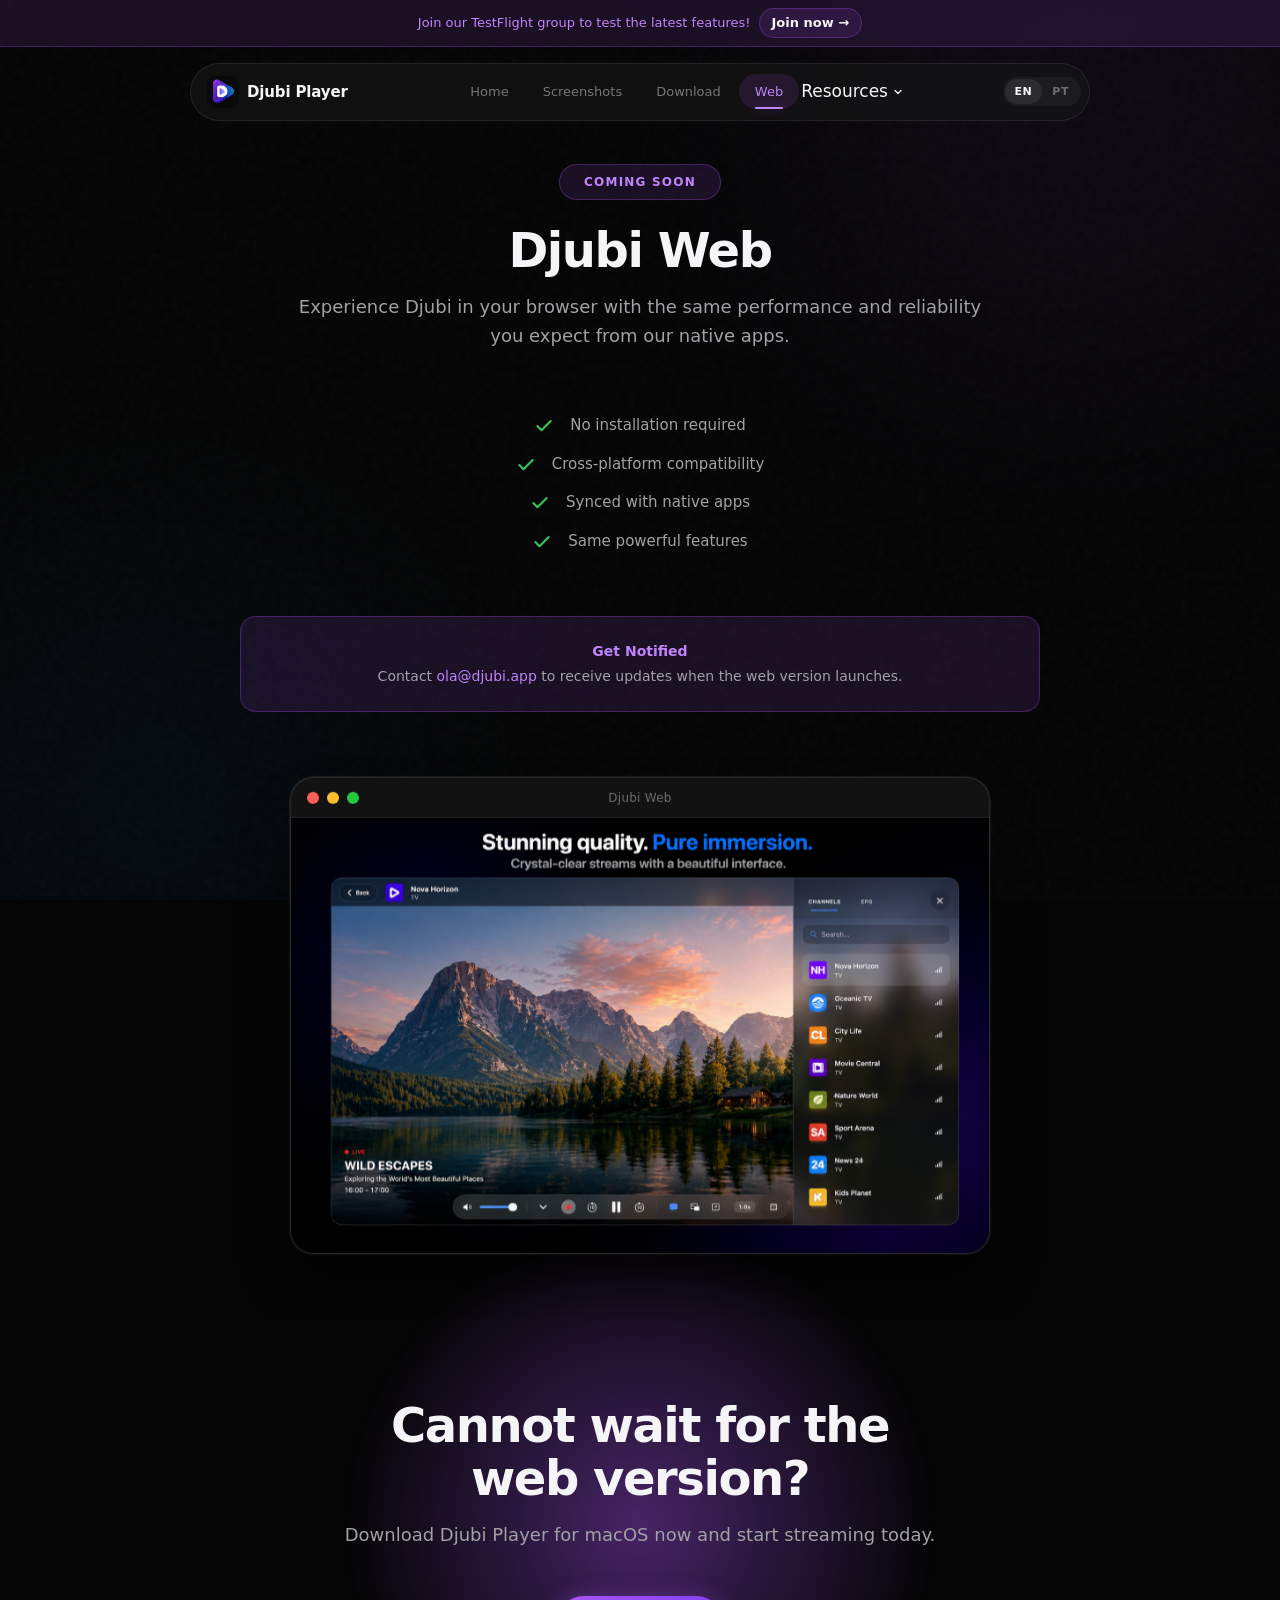
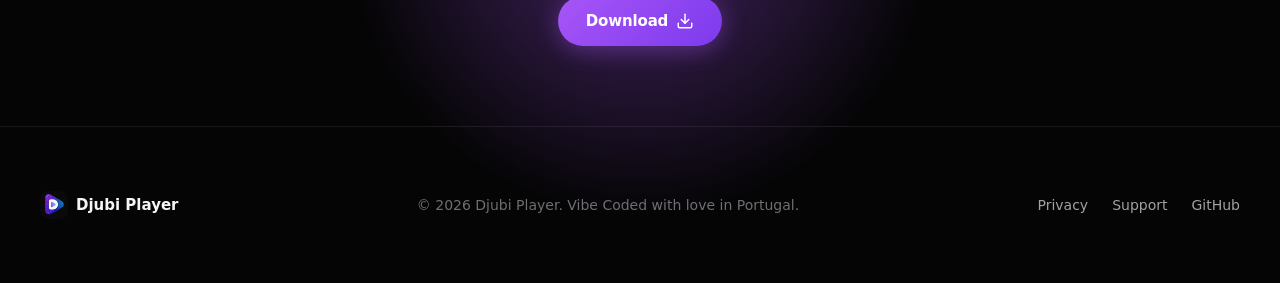
<file: web.html>
<!doctype html>
<html lang="en-US">
  <head>
    <meta charset="UTF-8" />
    <meta name="viewport" content="width=device-width, initial-scale=1.0" />
    <title>Web - Djubi Player</title>
    <meta name="description" content="Djubi Web is coming soon. The browser experience with the same performance standards as native apps." />
    <meta name="theme-color" content="#000000" />
    <link rel="icon" href="public/logo.svg" type="image/svg+xml" />
    <link rel="stylesheet" href="assets/css/styles.css" />
  </head>
  <body>
    <!-- Gradient Background -->
    <div class="gradient-bg" aria-hidden="true">
      <div class="gradient-orb gradient-orb-1"></div>
      <div class="gradient-orb gradient-orb-2"></div>
    </div>

    <!-- Navigation -->
    <header class="floating-header">
      <div class="top-alert">
        <div class="container">
          <p data-lang="en_US">Join our TestFlight group to test the latest features! <a href="https://testflight.apple.com/join/UTPxwhjm" target="_blank">Join now &rarr;</a></p>
          <p data-lang="pt_PT">Junte-se ao nosso grupo TestFlight para testar as últimas funcionalidades! <a href="https://testflight.apple.com/join/UTPxwhjm" target="_blank">Aderir agora &rarr;</a></p>
        </div>
      </div>
      <div class="nav-island">
        <div class="nav-core">
          <a class="brand" href="index.html">
            <img src="public/logo.svg" alt="Djubi" class="brand-logo" />
            <h1 data-i18n="brandName"></h1>
          </a>
          <nav class="nav-links">
            <a href="index.html" data-i18n="navHome"></a>
            <a href="screenshots.html" data-i18n="navScreenshots"></a>
            <a href="downloads.html" data-i18n="navDownloads"></a>
            <a class="active" href="web.html" data-i18n="navWeb"></a>
            <div class="nav-item-dropdown">
              <div class="dropdown-trigger">
                <span data-i18n="navResources"></span>
                <svg viewBox="0 0 24 24" fill="none" stroke="currentColor" stroke-width="2.5" stroke-linecap="round" stroke-linejoin="round"><polyline points="6 9 12 15 18 9"></polyline></svg>
              </div>
              <div class="dropdown-menu">
                <a href="support.html" data-i18n="navSupport"></a>
                <a href="faq.html" data-i18n="navFaq"></a>
                <a href="privacy.html" data-i18n="navPrivacy"></a>
                <a href="terms.html" data-i18n="navTerms"></a>
                <a href="about.html" data-i18n="navAbout"></a>
              </div>
            </div>
          </nav>
          <div class="header-actions">
            <div class="lang-switch"><button data-locale="en_US">EN</button><button data-locale="pt_PT">PT</button></div>
            <button id="menuToggle" class="menu-toggle" aria-label="Open menu" aria-expanded="false"><span></span><span></span></button>
          </div>
        </div>
      </div>
    </header>

    <!-- Mobile Menu -->
    <div id="mobileOverlay" class="mobile-overlay">
      <div class="mobile-menu">
        <nav class="mobile-menu-links">
          <a href="index.html" data-i18n="navHome"></a>
          <a href="screenshots.html" data-i18n="navScreenshots"></a>
          <a href="downloads.html" data-i18n="navDownloads"></a>
          <a href="web.html" data-i18n="navWeb"></a>
          <a href="faq.html" data-i18n="navFaq"></a>
          <a href="privacy.html" data-i18n="navPrivacy"></a>
          <a href="terms.html" data-i18n="navTerms"></a>
          <a href="about.html" data-i18n="navAbout"></a>
          <a href="support.html" data-i18n="navSupport"></a>
          </nav>      </div>
    </div>

    <div class="top-spacer"></div>

    <main>
      <section class="section">
        <div class="container" style="max-width: 800px; text-align: center;">
          <div class="section-header" style="margin-bottom: var(--space-3xl);" data-reveal>
            <span class="eyebrow" data-lang="en_US">Coming Soon</span>
            <span class="eyebrow" data-lang="pt_PT">Em Breve</span>
            <h2 data-lang="en_US">Djubi Web</h2>
            <h2 data-lang="pt_PT">Djubi Web</h2>
            <p data-lang="en_US">Experience Djubi in your browser with the same performance and reliability you expect from our native apps.</p>
            <p data-lang="pt_PT">Experimente o Djubi no browser com a mesma performance e fiabilidade das nossas apps nativas.</p>
          </div>

          <div class="feature-list" style="display: flex; flex-direction: column; align-items: center; gap: var(--space-md); margin-bottom: var(--space-3xl);" data-reveal data-reveal-delay="100">
            <div class="feature-list-item">
              <svg viewBox="0 0 24 24" fill="none" stroke="currentColor" stroke-width="2.5" stroke-linecap="round" stroke-linejoin="round">
                <polyline points="20 6 9 17 4 12"/>
              </svg>
              <span data-lang="en_US">No installation required</span>
              <span data-lang="pt_PT">Sem instalação necessária</span>
            </div>
            <div class="feature-list-item">
              <svg viewBox="0 0 24 24" fill="none" stroke="currentColor" stroke-width="2.5" stroke-linecap="round" stroke-linejoin="round">
                <polyline points="20 6 9 17 4 12"/>
              </svg>
              <span data-lang="en_US">Cross-platform compatibility</span>
              <span data-lang="pt_PT">Compatibilidade multiplataforma</span>
            </div>
            <div class="feature-list-item">
              <svg viewBox="0 0 24 24" fill="none" stroke="currentColor" stroke-width="2.5" stroke-linecap="round" stroke-linejoin="round">
                <polyline points="20 6 9 17 4 12"/>
              </svg>
              <span data-lang="en_US">Synced with native apps</span>
              <span data-lang="pt_PT">Sincronizado com apps nativas</span>
            </div>
            <div class="feature-list-item">
              <svg viewBox="0 0 24 24" fill="none" stroke="currentColor" stroke-width="2.5" stroke-linecap="round" stroke-linejoin="round">
                <polyline points="20 6 9 17 4 12"/>
              </svg>
              <span data-lang="en_US">Same powerful features</span>
              <span data-lang="pt_PT">Mesmas funcionalidades poderosas</span>
            </div>
          </div>

          <div class="coming-soon-box" style="margin-bottom: var(--space-3xl);" data-reveal data-reveal-delay="200">
            <strong data-lang="en_US">Get Notified</strong>
            <strong data-lang="pt_PT">Seja Notificado</strong>
            <p data-lang="en_US">Contact <a href="mailto:ola@djubi.app" style="color: var(--accent-bright);">ola@djubi.app</a> to receive updates when the web version launches.</p>
            <p data-lang="pt_PT">Contacte <a href="mailto:ola@djubi.app" style="color: var(--accent-bright);">ola@djubi.app</a> para receber atualizações quando a versão web for lançada.</p>
          </div>

          <!-- Visual -->
          <div class="feature-large-visual" style="margin-inline: auto;" data-reveal data-reveal-delay="150">
            <div class="integrated-app-window" style="max-width: 700px;">
              <div class="window-chrome">
                <div class="window-dots">
                  <span class="dot red"></span>
                  <span class="dot yellow"></span>
                  <span class="dot green"></span>
                </div>
                <div class="window-title">Djubi Web</div>
              </div>
              <div class="window-content">
                <img src="assets/screenshots/mac/player-en.png" data-src-en="assets/screenshots/mac/player-en.png" data-src-pt="assets/screenshots/mac/player-pt.png" alt="Djubi player interface preview" />
              </div>
            </div>
          </div>
        </div>
      </section>

      <!-- CTA -->
      <section class="cta-section">
        <div class="container">
          <div class="cta-content" data-reveal>
            <h2 data-lang="en_US">Cannot wait for the web version?</h2>
            <h2 data-lang="pt_PT">Não pode esperar pela versão web?</h2>
            <p data-lang="en_US">Download Djubi Player for macOS now and start streaming today.</p>
            <p data-lang="pt_PT">Transfira o Djubi Player para macOS agora e comece a transmitir hoje.</p>
            <div class="hero-actions">
              <a class="btn accent" href="downloads.html">
                <span data-i18n="ctaDownload"></span>
                <span class="btn-icon">
                  <svg viewBox="0 0 24 24" fill="none" stroke="currentColor" stroke-width="2" stroke-linecap="round" stroke-linejoin="round">
                    <path d="M21 15v4a2 2 0 0 1-2 2H5a2 2 0 0 1-2-2v-4"/>
                    <polyline points="7 10 12 15 17 10"/>
                    <line x1="12" y1="15" x2="12" y2="3"/>
                  </svg>
                </span>
              </a>
            </div>
          </div>
        </div>
      </section>
    </main>

    <!-- Footer -->
    <footer class="site-footer">
      <div class="container">
        <div class="footer-content">
          <div class="footer-brand">
            <img src="public/logo.svg" alt="Djubi" />
            <span data-i18n="brandName"></span>
          </div>
          <p class="footer-text" data-i18n="footerText"></p>
          <div class="footer-links">
            <a href="privacy.html" data-i18n="navPrivacy"></a>
            <a href="support.html" data-i18n="navSupport"></a>
            <a href="https://github.com/costa0910/djubi-player" target="_blank" rel="noopener">GitHub</a>
          </div>
        </div>
      </div>
    </footer>

    <script src="assets/js/main.js"></script>
  </body>
</html>
</file>
<file: assets/css/styles.css>
/* ==========================================================================
   Djubi Player – Premium Apple-Inspired Design System
   Dark theme, immersive, production-ready
   ========================================================================== */

:root {
  /* Dark Premium Palette */
  --bg-dark: #050505;
  --bg-elevated: #0a0a0a;
  --bg-card: #141414;
  --bg-card-hover: #1a1a1a;
  --surface: #1c1c1e;
  --surface-secondary: #2c2c2e;
  
  /* Text hierarchy */
  --text-primary: #f5f5f7;
  --text-secondary: #a1a1a6;
  --text-tertiary: #6e6e73;
  
  /* Accent - Vibrant purple from logo */
  --accent: #a855f7;
  --accent-bright: #c084fc;
  --accent-dim: #7c3aed;
  --accent-glow: rgba(168, 85, 247, 0.4);
  --accent-soft: rgba(168, 85, 247, 0.12);
  
  /* Supporting colors */
  --success: #34c759;
  --blue: #0a84ff;
  --orange: #ff9f0a;
  --pink: #ff375f;
  --teal: #64d2ff;
  
  /* Borders */
  --border: rgba(255, 255, 255, 0.08);
  --border-light: rgba(255, 255, 255, 0.12);
  --border-accent: rgba(168, 85, 247, 0.3);
  
  /* Spacing */
  --space-xs: 0.25rem;
  --space-sm: 0.5rem;
  --space-md: 1rem;
  --space-lg: 1.5rem;
  --space-xl: 2rem;
  --space-2xl: 3rem;
  --space-3xl: 4rem;
  --space-4xl: 4rem;
  --space-5xl: 5rem;
  
  /* Radius */
  --radius-sm: 8px;
  --radius-md: 12px;
  --radius-lg: 16px;
  --radius-xl: 20px;
  --radius-2xl: 24px;
  --radius-3xl: 32px;
  --radius-full: 9999px;
  
  /* Shadows */
  --shadow-sm: 0 2px 8px rgba(0, 0, 0, 0.3);
  --shadow-md: 0 8px 24px rgba(0, 0, 0, 0.4);
  --shadow-lg: 0 16px 48px rgba(0, 0, 0, 0.5);
  --shadow-glow: 0 0 60px var(--accent-glow);
  --shadow-card: 0 4px 24px rgba(0, 0, 0, 0.3), 0 0 0 1px var(--border);
  
  /* Motion */
  --ease-out: cubic-bezier(0.16, 1, 0.3, 1);
  --ease-in-out: cubic-bezier(0.65, 0, 0.35, 1);
  --ease-spring: cubic-bezier(0.34, 1.56, 0.64, 1);
  --duration-fast: 150ms;
  --duration-normal: 300ms;
  --duration-slow: 500ms;
}

/* ==========================================================================
   Reset & Base
   ========================================================================== */

*, *::before, *::after {
  box-sizing: border-box;
}

[hidden] {
  display: none !important;
}

html {
  -webkit-font-smoothing: antialiased;
  -moz-osx-font-smoothing: grayscale;
  text-rendering: optimizeLegibility;
  scroll-behavior: smooth;
}

html, body {
  margin: 0;
  padding: 0;
}

body {
  font-family: -apple-system, BlinkMacSystemFont, "SF Pro Display", "SF Pro Text", "Helvetica Neue", system-ui, sans-serif;
  font-size: 17px;
  line-height: 1.5;
  color: var(--text-primary);
  background: var(--bg-dark);
  overflow-x: hidden;
}

img {
  max-width: 100%;
  display: block;
}

a {
  text-decoration: none;
  color: inherit;
}

h1, h2, h3, h4, h5, h6 {
  margin: 0;
  font-weight: 600;
  letter-spacing: -0.025em;
  line-height: 1.1;
}

p {
  margin: 0;
}

button {
  font-family: inherit;
}

/* ==========================================================================
   Layout
   ========================================================================== */

.container {
  width: min(1200px, 100% - var(--space-xl));
  margin-inline: auto;
}

.container-wide {
  width: min(1400px, 100% - var(--space-xl));
  margin-inline: auto;
}

.top-spacer {
  height: 100px;
}

/* ==========================================================================
   Top Alert Banner
   ========================================================================== */

.top-alert {
  background: var(--accent-soft);
  backdrop-filter: blur(20px);
  -webkit-backdrop-filter: blur(20px);
  border-bottom: 1px solid var(--border-accent);
  padding: 8px 0;
  text-align: center;
  font-size: 0.8125rem;
  font-weight: 500;
  color: var(--accent-bright);
  width: 100%;
  margin-bottom: var(--space-md);
}

.top-alert p {
  margin: 0;
  display: flex;
  align-items: center;
  justify-content: center;
  gap: var(--space-sm);
}

.top-alert a {
  color: var(--text-primary);
  font-weight: 600;
  text-decoration: none;
  display: inline-flex;
  align-items: center;
  gap: 4px;
  padding: 4px 12px;
  background: var(--accent-soft);
  border: 1px solid var(--border-accent);
  border-radius: var(--radius-full);
  transition: all var(--duration-fast) var(--ease-out);
}

.top-alert a:hover {
  background: var(--accent-bright);
  color: white;
  transform: translateY(-1px);
}

/* ==========================================================================
   Gradient Backgrounds
   ========================================================================== */

.gradient-bg {
  position: fixed;
  inset: 0;
  z-index: -1;
  overflow: hidden;
  pointer-events: none;
}

.gradient-orb {
  position: absolute;
  border-radius: 50%;
  filter: blur(140px);
  opacity: 0.15;
  animation: float 20s ease-in-out infinite;
}

.gradient-orb-1 {
  width: 600px;
  height: 600px;
  background: radial-gradient(circle, var(--accent) 0%, transparent 70%);
  top: -200px;
  right: -100px;
  animation-delay: 0s;
}

.gradient-orb-2 {
  width: 500px;
  height: 500px;
  background: radial-gradient(circle, var(--blue) 0%, transparent 70%);
  bottom: -150px;
  left: -100px;
  animation-delay: -7s;
}
@keyframes float {
  0%, 100% { transform: translate(0, 0) scale(1); }
  25% { transform: translate(30px, -30px) scale(1.05); }
  50% { transform: translate(-20px, 20px) scale(0.95); }
  75% { transform: translate(20px, 10px) scale(1.02); }
}

/* ==========================================================================
   Navigation
   ========================================================================== */

.floating-header {
  position: fixed;
  top: 0;
  left: 0;
  right: 0;
  z-index: 100;
  padding: 0;
}

.nav-island {
  max-width: 900px;
  margin: var(--space-md) auto;
  background: rgba(20, 20, 20, 0.75);
  backdrop-filter: saturate(180%) blur(20px);
  -webkit-backdrop-filter: blur(20px);
  border: 1px solid var(--border);
  border-radius: var(--radius-full);
  padding: var(--space-xs) var(--space-sm);
}

.nav-core {
  min-height: 48px;
  display: flex;
  align-items: center;
  justify-content: space-between;
  gap: var(--space-md);
}

/* Brand */
.brand {
  display: flex;
  align-items: center;
  gap: var(--space-sm);
  flex-shrink: 0;
  padding: var(--space-xs) var(--space-sm);
}

.brand-logo {
  width: 32px;
  height: 32px;
  border-radius: var(--radius-sm);
  object-fit: contain;
}

.brand h1 {
  font-size: 0.9375rem;
  font-weight: 600;
  letter-spacing: -0.01em;
  color: var(--text-primary);
}

/* Nav Links */
.nav-links {
  display: flex;
  align-items: center;
  gap: 2px;
}

.nav-links a {
  padding: var(--space-sm) var(--space-md);
  font-size: 0.8125rem;
  font-weight: 400;
  color: var(--text-secondary);
  border-radius: var(--radius-full);
  transition: all var(--duration-fast) var(--ease-out);
}

.nav-links a:hover {
  color: var(--text-primary);
  background: rgba(255, 255, 255, 0.08);
}

/* Header Actions */
.header-actions {
  display: flex;
  align-items: center;
  gap: var(--space-sm);
}

.lang-switch {
  display: flex;
  background: var(--surface);
  border-radius: var(--radius-full);
  padding: 2px;
}

.lang-switch button {
  border: 0;
  background: transparent;
  color: var(--text-tertiary);
  padding: 6px 10px;
  font-size: 0.6875rem;
  font-weight: 600;
  cursor: pointer;
  border-radius: var(--radius-full);
  transition: all var(--duration-fast) var(--ease-out);
  text-transform: uppercase;
  letter-spacing: 0.05em;
}

.lang-switch button:hover {
  color: var(--text-secondary);
}

.lang-switch button.active {
  background: var(--surface-secondary);
  color: var(--text-primary);
}

/* Menu Toggle */
.menu-toggle {
  width: 40px;
  height: 40px;
  border-radius: var(--radius-full);
  border: none;
  background: var(--surface);
  display: none;
  align-items: center;
  justify-content: center;
  cursor: pointer;
  position: relative;
  transition: background var(--duration-fast) var(--ease-out);
}

.menu-toggle:hover {
  background: var(--surface-secondary);
}

.menu-toggle span {
  position: absolute;
  width: 16px;
  height: 2px;
  border-radius: var(--radius-full);
  background: var(--text-primary);
  transition: transform var(--duration-normal) var(--ease-out),
              opacity var(--duration-normal) var(--ease-out);
}

.menu-toggle span:nth-child(1) {
  transform: translateY(-4px);
}

.menu-toggle span:nth-child(2) {
  transform: translateY(4px);
}

.menu-toggle.is-open span:nth-child(1) {
  transform: translateY(0) rotate(45deg);
}

.menu-toggle.is-open span:nth-child(2) {
  transform: translateY(0) rotate(-45deg);
}

/* Mobile Overlay */
.mobile-overlay {
  position: fixed;
  inset: 0;
  background: rgba(0, 0, 0, 0.95);
  backdrop-filter: blur(20px);
  -webkit-backdrop-filter: blur(20px);
  z-index: 90;
  opacity: 0;
  pointer-events: none;
  transition: opacity var(--duration-normal) var(--ease-out);
}

.mobile-overlay.is-open {
  opacity: 1;
  pointer-events: auto;
}

.mobile-menu {
  max-width: 400px;
  margin: 120px auto 0;
  padding: var(--space-lg);
  background: transparent;
  border: none;
}

.mobile-menu-links {
  display: flex;
  flex-direction: column;
  gap: var(--space-xs);
}

.mobile-menu-links a {
  display: block;
  padding: var(--space-lg);
  font-size: 1.25rem;
  font-weight: 500;
  color: var(--text-secondary);
  border-radius: var(--radius-lg);
  opacity: 0;
  transform: translateY(16px);
  transition: transform var(--duration-normal) var(--ease-out),
              opacity var(--duration-normal) var(--ease-out),
              color var(--duration-fast) var(--ease-out),
              background var(--duration-fast) var(--ease-out);
}

.mobile-menu-links a:hover {
  background: rgba(255, 255, 255, 0.05);
}

.mobile-menu-links a.active {
  color: var(--text-primary);
}

.mobile-overlay.is-open .mobile-menu-links a {
  opacity: 1;
  transform: translateY(0);
}

.mobile-overlay.is-open .mobile-menu-links a:nth-child(1) { transition-delay: 50ms; }
.mobile-overlay.is-open .mobile-menu-links a:nth-child(2) { transition-delay: 80ms; }
.mobile-overlay.is-open .mobile-menu-links a:nth-child(3) { transition-delay: 110ms; }
.mobile-overlay.is-open .mobile-menu-links a:nth-child(4) { transition-delay: 140ms; }
.mobile-overlay.is-open .mobile-menu-links a:nth-child(5) { transition-delay: 170ms; }
.mobile-overlay.is-open .mobile-menu-links a:nth-child(6) { transition-delay: 200ms; }
.mobile-overlay.is-open .mobile-menu-links a:nth-child(7) { transition-delay: 230ms; }

/* ==========================================================================
   Hero Section
   ========================================================================== */

.hero {
  min-height: 100vh;
  display: flex;
  flex-direction: column;
  justify-content: center;
  align-items: center;
  text-align: center;
  padding: var(--space-5xl) 0 var(--space-4xl);
  position: relative;
}

.hero-content {
  max-width: 900px;
  margin-inline: auto;
  padding-inline: var(--space-lg);
  margin-top: 3.5rem;
}

.hero-badge {
  display: inline-flex;
  align-items: center;
  gap: var(--space-sm);
  padding: var(--space-sm) var(--space-lg);
  background: var(--accent-soft);
  border: 1px solid var(--border-accent);
  color: var(--accent-bright);
  font-size: 0.8125rem;
  font-weight: 600;
  text-transform: uppercase;
  letter-spacing: 0.1em;
  border-radius: var(--radius-full);
  margin-bottom: var(--space-xl);
}

.hero-badge svg {
  width: 16px;
  height: 16px;
}

.hero h2 {
  font-size: clamp(3rem, 8vw, 5.5rem);
  font-weight: 700;
  letter-spacing: -0.04em;
  line-height: 1;
  background: linear-gradient(135deg, var(--text-primary) 0%, var(--text-secondary) 100%);
  -webkit-background-clip: text;
  -webkit-text-fill-color: transparent;
  background-clip: text;
  margin-bottom: var(--space-lg);
}

.hero-highlight {
  background: linear-gradient(135deg, var(--accent) 0%, var(--accent-bright) 100%);
  -webkit-background-clip: text;
  -webkit-text-fill-color: transparent;
  background-clip: text;
}

.hero p {
  font-size: clamp(1.125rem, 2.5vw, 1.375rem);
  color: var(--text-secondary);
  max-width: 600px;
  margin-inline: auto;
  line-height: 1.6;
}

/* Hero Actions */
.hero-actions {
  display: flex;
  flex-wrap: wrap;
  justify-content: center;
  gap: var(--space-md);
  margin-top: var(--space-2xl);
}

.btn {
  display: inline-flex;
  align-items: center;
  gap: var(--space-sm);
  padding: 0.875rem 1.75rem;
  font-size: 0.9375rem;
  font-weight: 500;
  border-radius: var(--radius-full);
  border: none;
  cursor: pointer;
  transition: all var(--duration-fast) var(--ease-out);
}

.btn:active {
  transform: scale(0.98);
}

.btn-icon {
  display: inline-flex;
  width: 18px;
  height: 18px;
  transition: transform var(--duration-fast) var(--ease-out);
}

.btn:hover .btn-icon {
  transform: translateX(2px);
}

.btn.primary {
  background: var(--text-primary);
  color: var(--bg-dark);
}

.btn.primary:hover {
  background: var(--text-secondary);
}

.btn.secondary {
  background: var(--surface);
  color: var(--text-primary);
  border: 1px solid var(--border);
}

.btn.secondary:hover {
  background: var(--surface-secondary);
  border-color: var(--border-light);
}

.btn.accent {
  background: linear-gradient(135deg, var(--accent) 0%, var(--accent-dim) 100%);
  color: white;
  box-shadow: 0 4px 24px var(--accent-glow);
}

.btn.accent:hover {
  box-shadow: 0 8px 32px var(--accent-glow);
}

/* Hero Device Showcase */
.hero-showcase {
  width: 100%;
  max-width: 1200px;
  margin: var(--space-4xl) auto 0;
  padding-inline: var(--space-lg);
  position: relative;
}

.device-grid {
  display: grid;
  grid-template-columns: 1fr 280px;
  gap: var(--space-lg);
  align-items: end;
}

.device-mac {
  position: relative;
  background: var(--bg-card);
  border: 1px solid var(--border);
  border-radius: var(--radius-xl);
  overflow: hidden;
  box-shadow: var(--shadow-lg), var(--shadow-glow);
  transition: transform var(--duration-slow) var(--ease-out);
}

.device-mac:hover {
  transform: translateY(-8px);
}

.device-mac-topbar {
  display: flex;
  align-items: center;
  gap: var(--space-sm);
  padding: var(--space-md) var(--space-lg);
  background: var(--surface);
  border-bottom: 1px solid var(--border);
}

.device-mac-dot {
  width: 12px;
  height: 12px;
  border-radius: 50%;
}

.device-mac-dot.red { background: #ff5f56; }
.device-mac-dot.yellow { background: #ffbd2e; }
.device-mac-dot.green { background: #27c93f; }

.device-mac-content {
  aspect-ratio: 16 / 10;
  display: flex;
  align-items: center;
  justify-content: center;
  padding: var(--space-md);
}

.device-mac-content img {
  width: 100%;
  height: 100%;
  object-fit: cover;
  border-radius: var(--radius-md);
}

.device-phones {
  display: flex;
  flex-direction: column;
  gap: var(--space-md);
}

.device-phone {
  background: var(--bg-card);
  border: 1px solid var(--border);
  border-radius: var(--radius-2xl);
  overflow: hidden;
  box-shadow: var(--shadow-md);
  transition: transform var(--duration-slow) var(--ease-out);
}

.device-phone:hover {
  transform: translateY(-4px);
}

.device-phone-notch {
  width: 80px;
  height: 24px;
  margin: var(--space-sm) auto;
  background: var(--bg-dark);
  border-radius: var(--radius-full);
}

.device-phone-content {
  aspect-ratio: 9 / 16;
  max-height: 240px;
  padding: var(--space-sm);
}

.device-phone-content img {
  width: 100%;
  height: 100%;
  object-fit: cover;
  border-radius: var(--radius-lg);
}

/* ==========================================================================
   Stats Bar
   ========================================================================== */

.stats-bar {
  padding: 100px 0 var(--space-3xl);
  border-top: 1px solid var(--border);
  border-bottom: 1px solid var(--border);
  background: var(--bg-elevated);
}

.stats-grid {
  display: grid;
  grid-template-columns: repeat(4, 1fr);
  gap: var(--space-xl);
}

.stat-item {
  text-align: center;
}

.stat-value {
  font-size: clamp(2rem, 5vw, 3.5rem);
  font-weight: 700;
  letter-spacing: -0.03em;
  background: linear-gradient(135deg, var(--text-primary) 0%, var(--accent-bright) 100%);
  -webkit-background-clip: text;
  -webkit-text-fill-color: transparent;
  background-clip: text;
  line-height: 1;
}

.stat-label {
  margin-top: var(--space-sm);
  font-size: 0.875rem;
  color: var(--text-secondary);
}

/* ==========================================================================
   Features Section
   ========================================================================== */

.section {
  padding: var(--space-4xl) 0;
  position: relative;
  overflow: hidden;
}

.section-header {
  text-align: center;
  max-width: 700px;
  margin-inline: auto;
  margin-bottom: var(--space-4xl);
}

.section-header .eyebrow {
  display: inline-flex;
  align-items: center;
  gap: var(--space-sm);
  padding: var(--space-sm) var(--space-lg);
  background: var(--accent-soft);
  border: 1px solid var(--border-accent);
  color: var(--accent-bright);
  font-size: 0.75rem;
  font-weight: 600;
  text-transform: uppercase;
  letter-spacing: 0.1em;
  border-radius: var(--radius-full);
  margin-bottom: var(--space-lg);
}

.section-header h2 {
  font-size: clamp(2rem, 4vw, 3rem);
  font-weight: 700;
  letter-spacing: -0.03em;
  margin-bottom: var(--space-md);
}

.section-header p {
  font-size: 1.125rem;
  color: var(--text-secondary);
  line-height: 1.6;
}

/* Feature Cards */
.features-grid {
  display: grid;
  grid-template-columns: repeat(3, 1fr);
  gap: var(--space-lg);
}

.feature-card {
  background: var(--bg-card);
  border: 1px solid var(--border);
  border-radius: var(--radius-xl);
  padding: var(--space-2xl);
  transition: all var(--duration-normal) var(--ease-out);
  position: relative;
  overflow: hidden;
}

.feature-card::before {
  content: '';
  position: absolute;
  top: 0;
  left: 0;
  right: 0;
  height: 1px;
  background: linear-gradient(90deg, transparent, var(--accent), transparent);
  opacity: 0;
  transition: opacity var(--duration-normal) var(--ease-out);
}

.feature-card:hover {
  background: var(--bg-card-hover);
  border-color: var(--border-light);
  transform: translateY(-4px);
}

.feature-card:hover::before {
  opacity: 1;
}

.feature-icon {
  width: 56px;
  height: 56px;
  display: flex;
  align-items: center;
  justify-content: center;
  background: var(--accent-soft);
  border: 1px solid var(--border-accent);
  border-radius: var(--radius-lg);
  margin-bottom: var(--space-lg);
}

.feature-icon svg {
  width: 28px;
  height: 28px;
  color: var(--accent-bright);
}

.feature-card h3 {
  font-size: 1.25rem;
  font-weight: 600;
  margin-bottom: var(--space-sm);
}

.feature-card p {
  color: var(--text-secondary);
  font-size: 0.9375rem;
  line-height: 1.6;
}

/* Large Feature Cards */
.feature-large {
  display: grid;
  grid-template-columns: 1fr 1fr;
  gap: var(--space-3xl);
  align-items: center;
  padding: var(--space-4xl) 0;
}

.feature-large.reverse {
  direction: rtl;
}

.feature-large.reverse > * {
  direction: ltr;
}

.feature-large-content {
  max-width: 500px;
}

.feature-large-content .eyebrow {
  display: inline-flex;
  align-items: center;
  gap: var(--space-sm);
  padding: var(--space-xs) var(--space-md);
  background: var(--accent-soft);
  color: var(--accent-bright);
  font-size: 0.6875rem;
  font-weight: 600;
  text-transform: uppercase;
  letter-spacing: 0.1em;
  border-radius: var(--radius-full);
  margin-bottom: var(--space-lg);
}

.feature-large-content h3 {
  font-size: clamp(1.75rem, 3vw, 2.5rem);
  font-weight: 700;
  letter-spacing: -0.03em;
  margin-bottom: var(--space-md);
}

.feature-large-content p {
  color: var(--text-secondary);
  font-size: 1.0625rem;
  line-height: 1.7;
  margin-bottom: var(--space-lg);
}

.feature-list {
  display: flex;
  flex-direction: column;
  gap: var(--space-md);
}

.feature-list-item {
  display: flex;
  align-items: flex-start;
  gap: var(--space-md);
}

.feature-list-item svg {
  width: 20px;
  height: 20px;
  color: var(--success);
  flex-shrink: 0;
  margin-top: 2px;
}

.feature-list-item span {
  color: var(--text-secondary);
  font-size: 0.9375rem;
}

/* Multi-view Grid Demo */
.multiview-demo {
  background: var(--bg-card);
  border: 1px solid var(--border);
  border-radius: var(--radius-xl);
  padding: var(--space-lg);
  box-shadow: var(--shadow-lg);
}

.multiview-grid {
  display: grid;
  grid-template-columns: repeat(3, 1fr);
  gap: var(--space-sm);
}

.multiview-cell {
  aspect-ratio: 16 / 9;
  background: linear-gradient(135deg, var(--surface) 0%, var(--surface-secondary) 100%);
  border-radius: var(--radius-md);
  display: flex;
  align-items: center;
  justify-content: center;
  font-size: 0.75rem;
  color: var(--text-tertiary);
  font-weight: 500;
  position: relative;
  overflow: hidden;
}

.multiview-cell.active {
  background: linear-gradient(135deg, var(--accent-soft) 0%, rgba(168, 85, 247, 0.05) 100%);
  border: 1px solid var(--border-accent);
}

.multiview-cell.active::after {
  content: '';
  position: absolute;
  top: var(--space-sm);
  right: var(--space-sm);
  width: 8px;
  height: 8px;
  background: var(--success);
  border-radius: 50%;
  animation: pulse 2s ease-in-out infinite;
}

@keyframes pulse {
  0%, 100% { opacity: 1; }
  50% { opacity: 0.5; }
}

/* ==========================================================================
   Bento Grid
   ========================================================================== */

.bento-grid {
  display: grid;
  grid-template-columns: repeat(12, 1fr);
  gap: var(--space-md);
}

.bento-item {
  background: var(--bg-card);
  border: 1px solid var(--border);
  border-radius: var(--radius-xl);
  padding: var(--space-xl);
  transition: all var(--duration-normal) var(--ease-out);
  overflow: hidden;
}

.bento-item:hover {
  background: var(--bg-card-hover);
  border-color: var(--border-light);
  transform: translateY(-2px);
}

.bento-item.span-8 { grid-column: span 8; }
.bento-item.span-6 { grid-column: span 6; }
.bento-item.span-4 { grid-column: span 4; }

.bento-item h3 {
  font-size: 1.125rem;
  font-weight: 600;
  margin-bottom: var(--space-sm);
}

.bento-item p {
  color: var(--text-secondary);
  font-size: 0.9375rem;
  line-height: 1.6;
}

.bento-item .metric {
  font-size: 2.5rem;
  font-weight: 700;
  background: linear-gradient(135deg, var(--accent) 0%, var(--accent-bright) 100%);
  -webkit-background-clip: text;
  -webkit-text-fill-color: transparent;
  background-clip: text;
  margin-bottom: var(--space-sm);
}

/* ==========================================================================
   Platform Section
   ========================================================================== */

.platform-grid {
  display: grid;
  grid-template-columns: repeat(3, 1fr);
  gap: var(--space-lg);
}

.platform-card {
  background: var(--bg-card);
  border: 1px solid var(--border);
  border-radius: var(--radius-xl);
  padding: var(--space-2xl);
  text-align: center;
  transition: all var(--duration-normal) var(--ease-out);
}

.platform-card:hover {
  background: var(--bg-card-hover);
  border-color: var(--border-light);
  transform: translateY(-4px);
}

.platform-icon {
  width: 64px;
  height: 64px;
  margin: 0 auto var(--space-lg);
}

.platform-icon svg {
  width: 100%;
  height: 100%;
  color: var(--text-primary);
}

.platform-card h3 {
  font-size: 1.25rem;
  font-weight: 600;
  margin-bottom: var(--space-sm);
}

.platform-card p {
  color: var(--text-secondary);
  font-size: 0.9375rem;
  margin-bottom: var(--space-lg);
}

.platform-badge {
  display: inline-flex;
  align-items: center;
  padding: var(--space-sm) var(--space-md);
  background: var(--surface);
  border: 1px solid var(--border);
  border-radius: var(--radius-full);
  font-size: 0.8125rem;
  color: var(--text-secondary);
}

.platform-badge.available {
  background: rgba(52, 199, 89, 0.1);
  border-color: rgba(52, 199, 89, 0.3);
  color: var(--success);
}

.platform-badge.coming {
  background: var(--accent-soft);
  border-color: var(--border-accent);
  color: var(--accent-bright);
}

/* ==========================================================================
   Gallery
   ========================================================================== */

/* ==========================================================================
   Enhanced Screenshot Gallery
   ========================================================================== */

/* Platform Section */
.platform-section {
  margin-bottom: var(--space-5xl);
}

.platform-section-header {
  display: flex;
  align-items: center;
  gap: var(--space-lg);
  margin-bottom: var(--space-2xl);
}

.platform-section-header.compact {
  margin-bottom: var(--space-xl);
}

.platform-section-icon {
  width: 56px;
  height: 56px;
  display: flex;
  align-items: center;
  justify-content: center;
  background: var(--accent-soft);
  border: 1px solid var(--border-accent);
  border-radius: var(--radius-lg);
  flex-shrink: 0;
}

.platform-section-icon.small {
  width: 44px;
  height: 44px;
}

.platform-section-icon svg {
  width: 28px;
  height: 28px;
  color: var(--accent-bright);
}

.platform-section-icon.small svg {
  width: 22px;
  height: 22px;
}

.platform-section-info h3 {
  font-size: 1.5rem;
  font-weight: 600;
  margin-bottom: var(--space-xs);
}

.platform-section-info p {
  color: var(--text-secondary);
  font-size: 0.9375rem;
}

/* Featured Screenshot */
.featured-screenshot {
  margin-bottom: var(--space-2xl);
}

/* Device Frames - Mac */
.device-frame-mac {
  background: var(--bg-card);
  border: 1px solid var(--border);
  border-radius: var(--radius-xl);
  overflow: hidden;
  box-shadow: var(--shadow-lg), 0 0 80px rgba(168, 85, 247, 0.15);
  transition: all var(--duration-normal) var(--ease-out);
}

.device-frame-mac:hover {
  transform: translateY(-4px);
  box-shadow: var(--shadow-lg), 0 0 100px rgba(168, 85, 247, 0.2);
}

.device-frame-mac.compact {
  box-shadow: var(--shadow-md);
}

.device-frame-mac.compact:hover {
  box-shadow: var(--shadow-lg);
}

.device-frame-mac-bar {
  display: flex;
  align-items: center;
  gap: var(--space-sm);
  padding: var(--space-md) var(--space-lg);
  background: var(--surface);
  border-bottom: 1px solid var(--border);
}

.device-dot {
  width: 12px;
  height: 12px;
  border-radius: 50%;
}

.device-dot.red { background: #ff5f56; }
.device-dot.yellow { background: #ffbd2e; }
.device-dot.green { background: #27c93f; }

.device-title {
  margin-left: auto;
  margin-right: auto;
  font-size: 0.8125rem;
  color: var(--text-tertiary);
  font-weight: 500;
}

.device-frame-mac-screen {
  aspect-ratio: 16 / 10;
  overflow: hidden;
}

.device-frame-mac-screen img {
  width: 100%;
  height: 100%;
  object-fit: cover;
  cursor: pointer;
  transition: transform var(--duration-slow) var(--ease-out);
}

.device-frame-mac:hover .device-frame-mac-screen img {
  transform: scale(1.02);
}

/* Screenshots Row */
.screenshots-row {
  display: grid;
  grid-template-columns: repeat(2, 1fr);
  gap: var(--space-xl);
}

.screenshot-card {
  display: flex;
  flex-direction: column;
  gap: var(--space-lg);
}

.screenshot-info h4 {
  font-size: 1.125rem;
  font-weight: 600;
  margin-bottom: var(--space-xs);
}

.screenshot-info p {
  color: var(--text-secondary);
  font-size: 0.875rem;
}

/* Mobile Showcase */
.mobile-showcase {
  display: grid;
  grid-template-columns: repeat(2, 1fr);
  gap: var(--space-4xl);
}

.mobile-platform {
  display: flex;
  flex-direction: column;
}

/* Phone Device Frame */
.phone-screenshots {
  display: flex;
  justify-content: center;
  align-items: flex-end;
  gap: var(--space-lg);
  padding: var(--space-2xl) 0;
}

.device-frame-phone {
  width: 140px;
  background: linear-gradient(145deg, #2a2a2a 0%, #1a1a1a 100%);
  border: 1px solid var(--border-light);
  border-radius: var(--radius-2xl);
  padding: var(--space-sm);
  box-shadow: var(--shadow-md), inset 0 1px 0 rgba(255,255,255,0.1);
  transition: all var(--duration-normal) var(--ease-out);
  position: relative;
}

.device-frame-phone.featured {
  width: 160px;
  transform: scale(1.1);
  z-index: 1;
  box-shadow: var(--shadow-lg), 0 0 60px rgba(168, 85, 247, 0.2);
}

.device-frame-phone:hover {
  transform: translateY(-8px);
}

.device-frame-phone.featured:hover {
  transform: scale(1.1) translateY(-8px);
}

.device-phone-speaker {
  width: 60px;
  height: 6px;
  margin: var(--space-xs) auto var(--space-sm);
  background: var(--bg-dark);
  border-radius: var(--radius-full);
}

.device-frame-phone-screen {
  aspect-ratio: 9 / 19.5;
  border-radius: var(--radius-lg);
  overflow: hidden;
  background: var(--bg-dark);
}

.device-frame-phone-screen img {
  width: 100%;
  height: 100%;
  object-fit: cover;
  cursor: pointer;
}

.phone-label {
  display: block;
  text-align: center;
  margin-top: var(--space-md);
  font-size: 0.8125rem;
  font-weight: 500;
  color: var(--text-secondary);
}

/* Tablet Device Frame */
.tablet-screenshots {
  display: flex;
  justify-content: center;
  align-items: flex-end;
  gap: var(--space-xl);
  padding: var(--space-2xl) 0;
}

.device-frame-tablet {
  width: 220px;
  background: linear-gradient(145deg, #2a2a2a 0%, #1a1a1a 100%);
  border: 1px solid var(--border-light);
  border-radius: var(--radius-2xl);
  padding: var(--space-sm);
  box-shadow: var(--shadow-md), inset 0 1px 0 rgba(255,255,255,0.1);
  transition: all var(--duration-normal) var(--ease-out);
  position: relative;
}

.device-frame-tablet.featured {
  width: 260px;
  transform: scale(1.05);
  z-index: 1;
  box-shadow: var(--shadow-lg), 0 0 60px rgba(168, 85, 247, 0.2);
}

.device-frame-tablet:hover {
  transform: translateY(-8px);
}

.device-frame-tablet.featured:hover {
  transform: scale(1.05) translateY(-8px);
}

.device-tablet-camera {
  width: 8px;
  height: 8px;
  margin: var(--space-xs) auto var(--space-sm);
  background: var(--surface-secondary);
  border-radius: 50%;
}

.device-frame-tablet-screen {
  aspect-ratio: 4 / 3;
  border-radius: var(--radius-lg);
  overflow: hidden;
  background: var(--bg-dark);
}

.device-frame-tablet-screen img {
  width: 100%;
  height: 100%;
  object-fit: cover;
  cursor: pointer;
}

.tablet-label {
  display: block;
  text-align: center;
  margin-top: var(--space-md);
  font-size: 0.8125rem;
  font-weight: 500;
  color: var(--text-secondary);
}

/* Lightbox */
.lightbox {
  position: fixed;
  inset: 0;
  z-index: 1000;
  background: rgba(0, 0, 0, 0.95);
  backdrop-filter: blur(20px);
  -webkit-backdrop-filter: blur(20px);
  display: flex;
  align-items: center;
  justify-content: center;
  padding: var(--space-2xl);
  opacity: 0;
  visibility: hidden;
  transition: opacity var(--duration-normal) var(--ease-out),
              visibility var(--duration-normal) var(--ease-out);
}

.lightbox.is-open {
  opacity: 1;
  visibility: visible;
}

.lightbox-close {
  position: absolute;
  top: var(--space-lg);
  right: var(--space-lg);
  width: 48px;
  height: 48px;
  display: flex;
  align-items: center;
  justify-content: center;
  background: var(--surface);
  border: 1px solid var(--border);
  border-radius: var(--radius-full);
  cursor: pointer;
  transition: all var(--duration-fast) var(--ease-out);
}

.lightbox-close:hover {
  background: var(--surface-secondary);
  border-color: var(--border-light);
}

.lightbox-close svg {
  width: 24px;
  height: 24px;
  color: var(--text-primary);
}

.lightbox-content {
  max-width: 90vw;
  max-height: 85vh;
  display: flex;
  flex-direction: column;
  align-items: center;
  gap: var(--space-lg);
}

.lightbox-content img {
  max-width: 100%;
  max-height: 75vh;
  object-fit: contain;
  border-radius: var(--radius-lg);
  box-shadow: var(--shadow-lg);
}

.lightbox-caption {
  color: var(--text-secondary);
  font-size: 0.9375rem;
  text-align: center;
  max-width: 600px;
}

/* Legacy Gallery Styles (kept for compatibility) */
.gallery-tabs {
  display: flex;
  justify-content: center;
  gap: var(--space-sm);
  margin-bottom: var(--space-2xl);
}

.gallery-tab {
  padding: var(--space-sm) var(--space-lg);
  background: transparent;
  border: 1px solid var(--border);
  border-radius: var(--radius-full);
  color: var(--text-secondary);
  font-size: 0.875rem;
  font-weight: 500;
  cursor: pointer;
  transition: all var(--duration-fast) var(--ease-out);
}

.gallery-tab:hover {
  background: var(--surface);
  color: var(--text-primary);
}

.gallery-tab.active {
  background: var(--text-primary);
  border-color: var(--text-primary);
  color: var(--bg-dark);
}

.gallery-grid {
  display: grid;
  grid-template-columns: repeat(3, 1fr);
  gap: var(--space-lg);
}

.gallery-item {
  background: var(--bg-card);
  border: 1px solid var(--border);
  border-radius: var(--radius-xl);
  overflow: hidden;
  transition: all var(--duration-normal) var(--ease-out);
}

.gallery-item:hover {
  transform: translateY(-8px);
  box-shadow: var(--shadow-lg);
}

.gallery-item-image {
  aspect-ratio: 16 / 10;
  overflow: hidden;
}

.gallery-item-image img {
  width: 100%;
  height: 100%;
  object-fit: cover;
  transition: transform var(--duration-slow) var(--ease-out);
}

.gallery-item:hover .gallery-item-image img {
  transform: scale(1.05);
}

.gallery-item-meta {
  padding: var(--space-lg);
  border-top: 1px solid var(--border);
}

.gallery-item-meta h3 {
  font-size: 1rem;
  font-weight: 600;
}

.gallery-item-meta p {
  margin-top: var(--space-xs);
  color: var(--text-tertiary);
  font-size: 0.875rem;
}

/* ==========================================================================
   FAQ & List
   ========================================================================== */

.faq-grid {
  display: grid;
  grid-template-columns: repeat(2, 1fr);
  gap: var(--space-lg);
}

.faq-item {
  background: var(--bg-card);
  border: 1px solid var(--border);
  border-radius: var(--radius-xl);
  padding: var(--space-xl);
  transition: all var(--duration-normal) var(--ease-out);
}

.faq-item:hover {
  background: var(--bg-card-hover);
  border-color: var(--border-light);
}

.faq-item h3 {
  font-size: 1.0625rem;
  font-weight: 600;
  margin-bottom: var(--space-sm);
}

.faq-item p {
  color: var(--text-secondary);
  font-size: 0.9375rem;
  line-height: 1.6;
}

/* List Cards */
.list-card {
  background: var(--bg-card);
  border: 1px solid var(--border);
  border-radius: var(--radius-xl);
  overflow: hidden;
}

.list-card-header {
  padding: var(--space-xl);
  border-bottom: 1px solid var(--border);
}

.list-card-header .eyebrow {
  display: inline-flex;
  padding: var(--space-xs) var(--space-md);
  background: var(--accent-soft);
  color: var(--accent-bright);
  font-size: 0.6875rem;
  font-weight: 600;
  text-transform: uppercase;
  letter-spacing: 0.1em;
  border-radius: var(--radius-full);
  margin-bottom: var(--space-md);
}

.list-card-header h2 {
  font-size: 1.5rem;
  font-weight: 600;
  margin-bottom: var(--space-sm);
}

.list-card-header p {
  color: var(--text-secondary);
  font-size: 0.9375rem;
}

.list-card-body {
  padding: 0;
}

.list-item {
  padding: var(--space-xl);
  border-bottom: 1px solid var(--border);
  transition: background var(--duration-fast) var(--ease-out);
}

.list-item:last-child {
  border-bottom: none;
}

.list-item:hover {
  background: var(--bg-card-hover);
}

.list-item-header {
  display: flex;
  align-items: center;
  justify-content: space-between;
  gap: var(--space-md);
  margin-bottom: var(--space-sm);
  flex-wrap: wrap;
}

.list-item h3 {
  font-size: 1.0625rem;
  font-weight: 600;
}

.list-item p {
  color: var(--text-secondary);
  font-size: 0.9375rem;
  line-height: 1.6;
}

.list-item p a {
  color: var(--accent-bright);
  font-weight: 500;
  transition: color var(--duration-fast) var(--ease-out);
}

.list-item p a:hover {
  color: var(--accent);
}

/* Badge */
.badge {
  display: inline-flex;
  align-items: center;
  padding: var(--space-xs) var(--space-md);
  background: var(--surface);
  border: 1px solid var(--border);
  border-radius: var(--radius-full);
  font-size: 0.75rem;
  font-weight: 500;
  color: var(--text-secondary);
}

.badge.coming {
  background: var(--accent-soft);
  border-color: var(--border-accent);
  color: var(--accent-bright);
}

/* Coming Soon Box */
.coming-soon-box {
  margin-top: var(--space-lg);
  padding: var(--space-lg);
  background: var(--accent-soft);
  border: 1px solid var(--border-accent);
  border-radius: var(--radius-lg);
}

.coming-soon-box strong {
  display: block;
  color: var(--accent-bright);
  font-size: 0.875rem;
  font-weight: 600;
  margin-bottom: var(--space-xs);
}

.coming-soon-box p {
  color: var(--text-secondary);
  font-size: 0.875rem;
}

/* ==========================================================================
   Two Column Layout
   ========================================================================== */

.two-col {
  display: grid;
  grid-template-columns: 1fr 1fr;
  gap: var(--space-2xl);
  align-items: start;
}

/* ==========================================================================
   CTA Section
   ========================================================================== */

.cta-section {
  padding: var(--space-5xl) 0;
  text-align: center;
  position: relative;
}

.cta-section::before {
  content: '';
  position: absolute;
  top: 50%;
  left: 50%;
  width: 600px;
  height: 600px;
  background: radial-gradient(circle, var(--accent-glow) 0%, transparent 70%);
  transform: translate(-50%, -50%);
  pointer-events: none;
  z-index: -1;
}

.cta-content {
  max-width: 600px;
  margin-inline: auto;
}

.cta-content h2 {
  font-size: clamp(2rem, 4vw, 3rem);
  font-weight: 700;
  letter-spacing: -0.03em;
  margin-bottom: var(--space-md);
}

.cta-content p {
  color: var(--text-secondary);
  font-size: 1.125rem;
  margin-bottom: var(--space-xl);
}

/* ==========================================================================
   Footer
   ========================================================================== */

.site-footer {
  padding: var(--space-3xl) 0;
  border-top: 1px solid var(--border);
}

.footer-content {
  display: flex;
  align-items: center;
  justify-content: space-between;
  gap: var(--space-lg);
  flex-wrap: wrap;
}

.footer-brand {
  display: flex;
  align-items: center;
  gap: var(--space-sm);
}

.footer-brand img {
  width: 28px;
  height: 28px;
  border-radius: var(--radius-sm);
}

.footer-brand span {
  font-weight: 600;
  font-size: 0.9375rem;
}

.footer-text {
  color: var(--text-tertiary);
  font-size: 0.875rem;
}

.footer-links {
  display: flex;
  gap: var(--space-lg);
}

.footer-links a {
  color: var(--text-secondary);
  font-size: 0.875rem;
  transition: color var(--duration-fast) var(--ease-out);
}

.footer-links a:hover {
  color: var(--text-primary);
}

/* ==========================================================================
   Reveal Animations
   ========================================================================== */

[data-reveal] {
  opacity: 0;
  transform: translateY(30px);
  transition: opacity var(--duration-slow) var(--ease-out),
              transform var(--duration-slow) var(--ease-out);
}

[data-reveal].in-view {
  opacity: 1;
  transform: translateY(0);
}

/* ==========================================================================
   Accessibility
   ========================================================================== */

@media (prefers-reduced-motion: reduce) {
  *, *::before, *::after {
    animation-duration: 0.01ms !important;
    animation-iteration-count: 1 !important;
    transition-duration: 0.01ms !important;
  }
  
  [data-reveal] {
    opacity: 1;
    transform: none;
  }
  
  html {
    scroll-behavior: auto;
  }
}

:focus-visible {
  outline: 2px solid var(--accent);
  outline-offset: 2px;
}

/* ==========================================================================
   Responsive
   ========================================================================== */

@media (max-width: 1024px) {
  .nav-links {
    display: none;
  }
  
  .menu-toggle {
    display: flex;
  }
  
  .device-grid {
    grid-template-columns: 1fr;
    gap: var(--space-xl);
  }
  
  .device-phones {
    flex-direction: row;
    justify-content: center;
  }
  
  .device-phone-content {
    max-height: 200px;
  }
  
  .features-grid {
    grid-template-columns: repeat(2, 1fr);
  }
  
  .feature-large {
    grid-template-columns: 1fr;
    gap: var(--space-2xl);
  }
  
  .feature-large.reverse {
    direction: ltr;
  }
  
  .bento-grid {
    grid-template-columns: 1fr;
  }
  
  .bento-item.span-8,
  .bento-item.span-6,
  .bento-item.span-4 {
    grid-column: span 1;
  }
  
  .platform-grid {
    grid-template-columns: 1fr;
  }
  
  .gallery-grid {
    grid-template-columns: repeat(2, 1fr);
  }
  
  .faq-grid,
  .two-col {
    grid-template-columns: 1fr;
  }
  
  .stats-grid {
    grid-template-columns: repeat(2, 1fr);
  }
  
  /* Screenshot gallery responsive */
  .mobile-showcase {
    grid-template-columns: 1fr;
    gap: var(--space-4xl);
  }
  
  .screenshots-row {
    grid-template-columns: 1fr;
  }
}

@media (max-width: 768px) {
  .container,
  .container-wide {
    width: min(1200px, 100% - var(--space-lg));
  }
  
  .top-spacer {
    height: 80px;
  }
  
  .floating-header {
    padding: var(--space-sm);
  }
  
  .nav-island {
    border-radius: var(--radius-2xl);
  }
  
  .hero {
    min-height: auto;
    padding: var(--space-4xl) 0 var(--space-2xl);
  }
  
  .hero-showcase {
    margin-top: var(--space-2xl);
  }
  
  .device-phones {
    flex-direction: column;
    align-items: center;
  }
  
  .device-phone {
    max-width: 200px;
  }
  
  .features-grid {
    grid-template-columns: 1fr;
  }
  
  .gallery-grid {
    grid-template-columns: 1fr;
  }
  
  .gallery-tabs {
    flex-wrap: wrap;
  }
  
  .stats-grid {
    grid-template-columns: 1fr 1fr;
    gap: var(--space-lg);
  }
  
  .multiview-grid {
    grid-template-columns: repeat(2, 1fr);
  }
  
  .footer-content {
    flex-direction: column;
    text-align: center;
  }
  
  .footer-links {
    flex-wrap: wrap;
    justify-content: center;
  }
  
  /* Screenshot gallery mobile */
  .platform-section-header {
    flex-direction: column;
    text-align: center;
  }
  
  .phone-screenshots {
    flex-wrap: wrap;
    gap: var(--space-md);
  }
  
  .device-frame-phone {
    width: 120px;
  }
  
  .device-frame-phone.featured {
    width: 140px;
    transform: scale(1);
  }
  
  .device-frame-phone.featured:hover {
    transform: translateY(-8px);
  }
  
  .tablet-screenshots {
    flex-direction: column;
    align-items: center;
  }
  
  .device-frame-tablet {
    width: 100%;
    max-width: 300px;
  }
  
  .device-frame-tablet.featured {
    transform: scale(1);
  }
  
  .device-frame-tablet.featured:hover {
    transform: translateY(-8px);
  }
  
  .lightbox-content img {
    max-height: 60vh;
  }
}

@media (max-width: 480px) {
  .hero h2 {
    font-size: 2.5rem;
  }
  
  .hero-actions {
    flex-direction: column;
    width: 100%;
  }
  
  .btn {
    width: 100%;
    justify-content: center;
  }
  
  .stats-grid {
    grid-template-columns: 1fr;
  }
}

/* ==========================================================================
   Navigation Dropdown
   ========================================================================== */

.nav-item-dropdown {
  position: relative;
}

.dropdown-trigger {
  display: flex;
  align-items: center;
  gap: 4px;
  cursor: pointer;
}

.dropdown-trigger svg {
  width: 12px;
  height: 12px;
  transition: transform var(--duration-fast) var(--ease-out);
}

.nav-item-dropdown:hover .dropdown-trigger svg {
  transform: rotate(180deg);
}

.dropdown-menu {
  position: absolute;
  top: 100%;
  left: 50%;
  transform: translateX(-50%) translateY(10px);
  background: rgba(20, 20, 20, 0.9);
  backdrop-filter: saturate(180%) blur(20px);
  -webkit-backdrop-filter: saturate(180%) blur(20px);
  border: 1px solid var(--border);
  border-radius: var(--radius-xl);
  padding: var(--space-sm);
  min-width: 180px;
  opacity: 0;
  visibility: hidden;
  transition: all var(--duration-normal) var(--ease-out);
  box-shadow: var(--shadow-lg);
  z-index: 110;
}

.nav-item-dropdown:hover .dropdown-menu {
  opacity: 1;
  visibility: visible;
  transform: translateX(-50%) translateY(0);
}

.dropdown-menu a {
  display: block;
  padding: var(--space-sm) var(--space-md);
  font-size: 0.8125rem;
  color: var(--text-secondary);
  border-radius: var(--radius-md);
  transition: all var(--duration-fast) var(--ease-out);
  white-space: nowrap;
}

.dropdown-menu a:hover {
  background: rgba(255, 255, 255, 0.08);
  color: var(--text-primary);
  transform: translateX(4px);
}

.dropdown-menu a.active {
  color: var(--accent-bright);
  background: var(--accent-soft);
}

/* ==========================================================================
   Support Sidebar Layout
   ========================================================================== */

.support-container {
  display: grid;
  grid-template-columns: 240px 1fr;
  gap: var(--space-3xl);
  align-items: start;
}

.support-sidebar {
  position: sticky;
  top: 100px;
  background: var(--bg-card);
  border: 1px solid var(--border);
  border-radius: var(--radius-xl);
  padding: var(--space-md);
  display: flex;
  flex-direction: column;
  gap: 2px;
}

.sidebar-link {
  display: flex;
  align-items: center;
  gap: var(--space-sm);
  padding: var(--space-sm) var(--space-md);
  font-size: 0.875rem;
  color: var(--text-secondary);
  border-radius: var(--radius-lg);
  transition: all var(--duration-fast) var(--ease-out);
}

.sidebar-link svg {
  width: 18px;
  height: 18px;
  opacity: 0.7;
}

.sidebar-link:hover {
  background: rgba(255, 255, 255, 0.05);
  color: var(--text-primary);
}

.sidebar-link.active {
  background: var(--accent-soft);
  color: var(--accent-bright);
}

.sidebar-link.active svg {
  opacity: 1;
}

@media (max-width: 1024px) {
  .support-container {
    grid-template-columns: 1fr;
  }
  
  .support-sidebar {
    position: static;
    flex-direction: row;
    overflow-x: auto;
    padding: var(--space-sm);
    margin-bottom: var(--space-xl);
  }
  
  .sidebar-link {
    white-space: nowrap;
  }
}

/* ==========================================================================
   Enhanced Device Frames (Canva-like)
   ========================================================================== */

.device-frame-mac, .device-frame-phone, .device-frame-tablet {
  position: relative;
  transition: all var(--duration-slow) var(--ease-spring) !important;
}

.device-frame-mac::after, .device-frame-phone::after, .device-frame-tablet::after {
  content: '';
  position: absolute;
  inset: 0;
  pointer-events: none;
  background: linear-gradient(135deg, rgba(255,255,255,0.1) 0%, transparent 50%, rgba(0,0,0,0.1) 100%);
  z-index: 2;
}

.device-frame-mac:hover {
  transform: translateY(-12px) scale(1.01) !important;
  box-shadow: 0 30px 60px -12px rgba(0,0,0,0.5), 0 18px 36px -18px rgba(0,0,0,0.5), 0 0 80px var(--accent-glow) !important;
}

.device-frame-phone:hover {
  transform: translateY(-10px) scale(1.02) !important;
  box-shadow: 0 30px 60px -12px rgba(0,0,0,0.5) !important;
}

.device-frame-phone.featured:hover {
  transform: scale(1.1) translateY(-12px) !important;
}

/* Glass Accent for App-like feel */
.glass-panel {
  background: rgba(255, 255, 255, 0.03);
  backdrop-filter: blur(20px);
  -webkit-backdrop-filter: blur(20px);
  border: 1px solid rgba(255, 255, 255, 0.08);
  border-radius: var(--radius-xl);
}


/* ==========================================================================
   App-like Refinements
   ========================================================================== */

:root {
  --radius-xl: 24px;
  --radius-2xl: 32px;
}

.btn {
  letter-spacing: -0.01em;
  font-weight: 600;
}

.btn.accent {
  background: linear-gradient(135deg, #a855f7 0%, #7c3aed 100%);
}

.hero h2 {
  letter-spacing: -0.05em;
}

/* Feature Cards Polish */
.feature-card {
  border-color: rgba(255, 255, 255, 0.05);
  background: linear-gradient(180deg, rgba(255,255,255,0.03) 0%, transparent 100%);
}

/* Sidebar active state polish */
.sidebar-link.active {
  box-shadow: 0 4px 12px rgba(168, 85, 247, 0.2);
}


/* Custom Scrollbar */
::-webkit-scrollbar {
  width: 10px;
}

::-webkit-scrollbar-track {
  background: var(--bg-dark);
}

::-webkit-scrollbar-thumb {
  background: var(--surface-secondary);
  border: 2px solid var(--bg-dark);
  border-radius: 10px;
}

::-webkit-scrollbar-thumb:hover {
  background: var(--text-tertiary);
}

/* Selection Color */
::selection {
  background: var(--accent-glow);
  color: var(--text-primary);
}


/* ==========================================================================
   Human-Made Tasteful Design & connectivity
   ========================================================================== */

/* Subtle Background Pattern */
.gradient-bg::after {
  content: "";
  position: absolute;
  inset: 0;
  background-image: url("data:image/svg+xml,%3Csvg viewBox='0 0 200 200' xmlns='http://www.w3.org/2000/svg'%3E%3Cfilter id='noiseFilter'%3E%3CfeTurbulence type='fractalNoise' baseFrequency='0.65' numOctaves='3' stitchTiles='stitch'/%3E%3C/filter%3E%3Crect width='100%25' height='100%25' filter='url(%23noiseFilter)'/%3E%3C/svg%3E");
  opacity: 0.03;
  pointer-events: none;
}

/* Tasteful Section Connectivity */
.section {
  position: relative;
  overflow: hidden;
}

/* Unified Screenshots Gallery */
.gallery-container {
  max-width: 1000px;
  margin: 0 auto;
  position: relative;
}

.gallery-nav {
  display: flex;
  justify-content: center;
  gap: var(--space-md);
  margin-bottom: var(--space-2xl);
  position: relative;
  z-index: 20;
}

.gallery-toggle {
  background: rgba(255, 255, 255, 0.05);
  border: 1px solid var(--border);
  padding: var(--space-sm) var(--space-xl);
  border-radius: 100px;
  color: var(--text-secondary);
  font-weight: 600;
  cursor: pointer;
  transition: all var(--duration-normal) var(--ease-out);
}

.gallery-toggle.active {
  background: var(--accent-soft);
  color: var(--accent-bright);
  border-color: var(--accent-bright);
  box-shadow: 0 0 20px var(--accent-glow);
}

.gallery-stage {
  position: relative;
  height: 600px;
  display: flex;
  align-items: center;
  justify-content: center;
  perspective: 1000px;
}

.gallery-item {
  position: absolute;
  inset: 0;
  margin: auto;
  opacity: 0;
  visibility: hidden;
  transform: translateX(100px) rotateY(-20deg) scale(0.9);
  transition: all var(--duration-slow) var(--ease-spring);
  width: 100%;
  max-width: 800px;
  display: flex;
  flex-direction: column;
  align-items: center;
  justify-content: center;
}

.gallery-item.active {
  opacity: 1;
  visibility: visible;
  transform: translateX(0) rotateY(0) scale(1);
  z-index: 2;
}

.gallery-item.prev {
  opacity: 0;
  visibility: visible;
  transform: translateX(-100px) rotateY(20deg) scale(0.9);
  z-index: 1;
}

.gallery-controls {
  position: absolute;
  bottom: -60px;
  left: 0;
  right: 0;
  display: flex;
  justify-content: center;
  gap: var(--space-xl);
  align-items: center;
}

.gallery-btn {
  background: rgba(255, 255, 255, 0.1);
  border: none;
  width: 48px;
  height: 48px;
  border-radius: 50%;
  color: var(--text-primary);
  display: flex;
  align-items: center;
  justify-content: center;
  cursor: pointer;
  transition: all var(--duration-normal) var(--ease-out);
}

.gallery-btn:hover {
  background: var(--accent-bright);
  transform: scale(1.1);
}

.gallery-dots {
  display: flex;
  gap: var(--space-xs);
}

.gallery-dot {
  width: 8px;
  height: 8px;
  border-radius: 50%;
  background: rgba(255, 255, 255, 0.2);
  cursor: pointer;
  transition: all var(--duration-normal) var(--ease-out);
}

.gallery-dot.active {
  background: var(--accent-bright);
  width: 24px;
  border-radius: 4px;
}

/* ==========================================================================
   Apple-Style Integrated Screenshots
   ========================================================================== */

.feature-large-visual {
  background: transparent;
  border: none;
  padding: 0;
  box-shadow: none;
  overflow: visible;
  display: flex;
  align-items: center;
  justify-content: center;
  transition: all var(--duration-normal) var(--ease-out);
}

.feature-large-visual:hover {
  transform: translateY(-8px) scale(1.02);
}

.feature-large-visual .device-frame-mac {
  width: 100%;
  max-width: 900px;
}

/* ==========================================================================
   Header Active State Highlight
   ========================================================================== */

.nav-links a {
  position: relative;
  opacity: 0.7;
}

.nav-links a:hover {
  opacity: 1;
}

.nav-links a.active {
  color: var(--accent-bright) !important;
  opacity: 1;
  background: var(--accent-soft);
}

.nav-links a.active::after {
  content: "";
  position: absolute;
  bottom: 0;
  left: var(--space-md);
  right: var(--space-md);
  height: 2px;
  background: var(--accent-bright);
  border-radius: 2px;
  box-shadow: 0 0 10px var(--accent-glow);
}

/* ==========================================================================
   Centering Download Cards
   ========================================================================== */

.platform-grid {
  display: flex;
  flex-wrap: wrap;
  justify-content: center;
  gap: var(--space-xl);
}

.platform-card {
  flex: 1;
  min-width: 300px;
  max-width: 450px;
}


/* ==========================================================================
   Integrated App Visuals (Human-Made & Blended)
   ========================================================================== */

.hero-showcase {
  width: 100%;
  max-width: 1100px;
  margin: var(--space-3xl) auto -100px;
  padding: 0 var(--space-lg);
  perspective: 2000px;
  z-index: 10;
}

.integrated-app-window {
  background: var(--bg-elevated);
  border: 1px solid var(--border-light);
  border-radius: var(--radius-xl);
  box-shadow: 0 30px 60px -20px rgba(0, 0, 0, 0.8), 
              0 0 0 1px var(--border);
  overflow: hidden;
  transform: rotateX(5deg);
  transition: all var(--duration-slow) var(--ease-out);
}

.integrated-app-window:hover {
  transform: rotateX(0deg) translateY(-10px);
}

.window-chrome {
  height: 40px;
  background: rgba(255, 255, 255, 0.03);
  display: flex;
  align-items: center;
  padding: 0 var(--space-md);
  border-bottom: 1px solid var(--border);
  position: relative;
}

.window-dots {
  display: flex;
  gap: 8px;
}

.window-dots .dot {
  width: 12px;
  height: 12px;
  border-radius: 50%;
}

.dot.red { background: #ff5f57; }
.dot.yellow { background: #ffbd2e; }
.dot.green { background: #28c940; }

.window-title {
  position: absolute;
  left: 50%;
  transform: translateX(-50%);
  font-size: 0.75rem;
  font-weight: 500;
  color: var(--text-tertiary);
  letter-spacing: 0.02em;
}

.window-content {
  position: relative;
  background: #000;
}

.window-content img {
  width: 100%;
  display: block;
}

/* Feature visuals tightening */
.feature-large {
  gap: var(--space-2xl);
  align-items: center;
}

.feature-large-content {
  padding: var(--space-xl) 0;
}

@media (max-width: 1024px) {
  .hero-showcase {
    margin-top: var(--space-xl);
  }
  
  .hero-showcase > div {
    flex-direction: column;
    align-items: center !important;
  }

  .integrated-window-phone, 
  .integrated-window-tablet {
    display: none; /* Hide secondary devices on smaller screens for focus */
  }

  .integrated-app-window {
    transform: none !important;
  }
}


/* ==========================================================================
   Device-Specific Integrated Windows
   ========================================================================== */

/* Integrated Phone Window */
.integrated-window-phone {
  width: 100%;
  max-width: 260px;
  aspect-ratio: 9 / 19.5;
  background: #000;
  border: 10px solid #121212;
  border-radius: 36px;
  box-shadow: 0 30px 60px -12px rgba(0, 0, 0, 0.6);
  position: relative;
  overflow: hidden;
}

.integrated-window-phone::before {
  content: "";
  position: absolute;
  top: 0;
  left: 50%;
  transform: translateX(-50%);
  width: 40%;
  height: 20px;
  background: #121212;
  border-bottom-left-radius: 12px;
  border-bottom-right-radius: 12px;
  z-index: 10;
}

.integrated-window-phone img {
  width: 100%;
  height: calc(100% - 20px);
  margin-top: 20px;
  object-fit: cover;
  object-position: top center;
}

/* Integrated Tablet Window */
.integrated-window-tablet {
  width: 100%;
  max-width: 550px;
  aspect-ratio: 4 / 3;
  background: #000;
  border: 14px solid #121212;
  border-radius: 20px;
  box-shadow: 0 40px 80px -15px rgba(0, 0, 0, 0.7);
  position: relative;
  overflow: hidden;
}

.integrated-window-tablet img {
  width: 100%;
  height: calc(100% - 15px);
  margin-top: 15px;
  object-fit: cover;
  object-position: top center;
}

.integrated-window-tablet::before {
  content: "";
  position: absolute;
  top: 50%;
  right: 5px;
  transform: translateY(-50%);
  width: 4px;
  height: 4px;
  background: #333;
  border-radius: 50%;
  z-index: 10;
}

/* Gallery integration fix - making images larger but constrained by height */
.gallery-item .integrated-app-window,
.gallery-item .integrated-window-phone,
.gallery-item .integrated-window-tablet {
  max-width: 90% !important;
  max-height: 480px;
  height: 100%;
  width: auto;
  margin: 0 auto;
}

.gallery-item img {
  width: 100%;
  height: 100%;
  object-fit: cover;
  object-position: top center;
}
</file>
